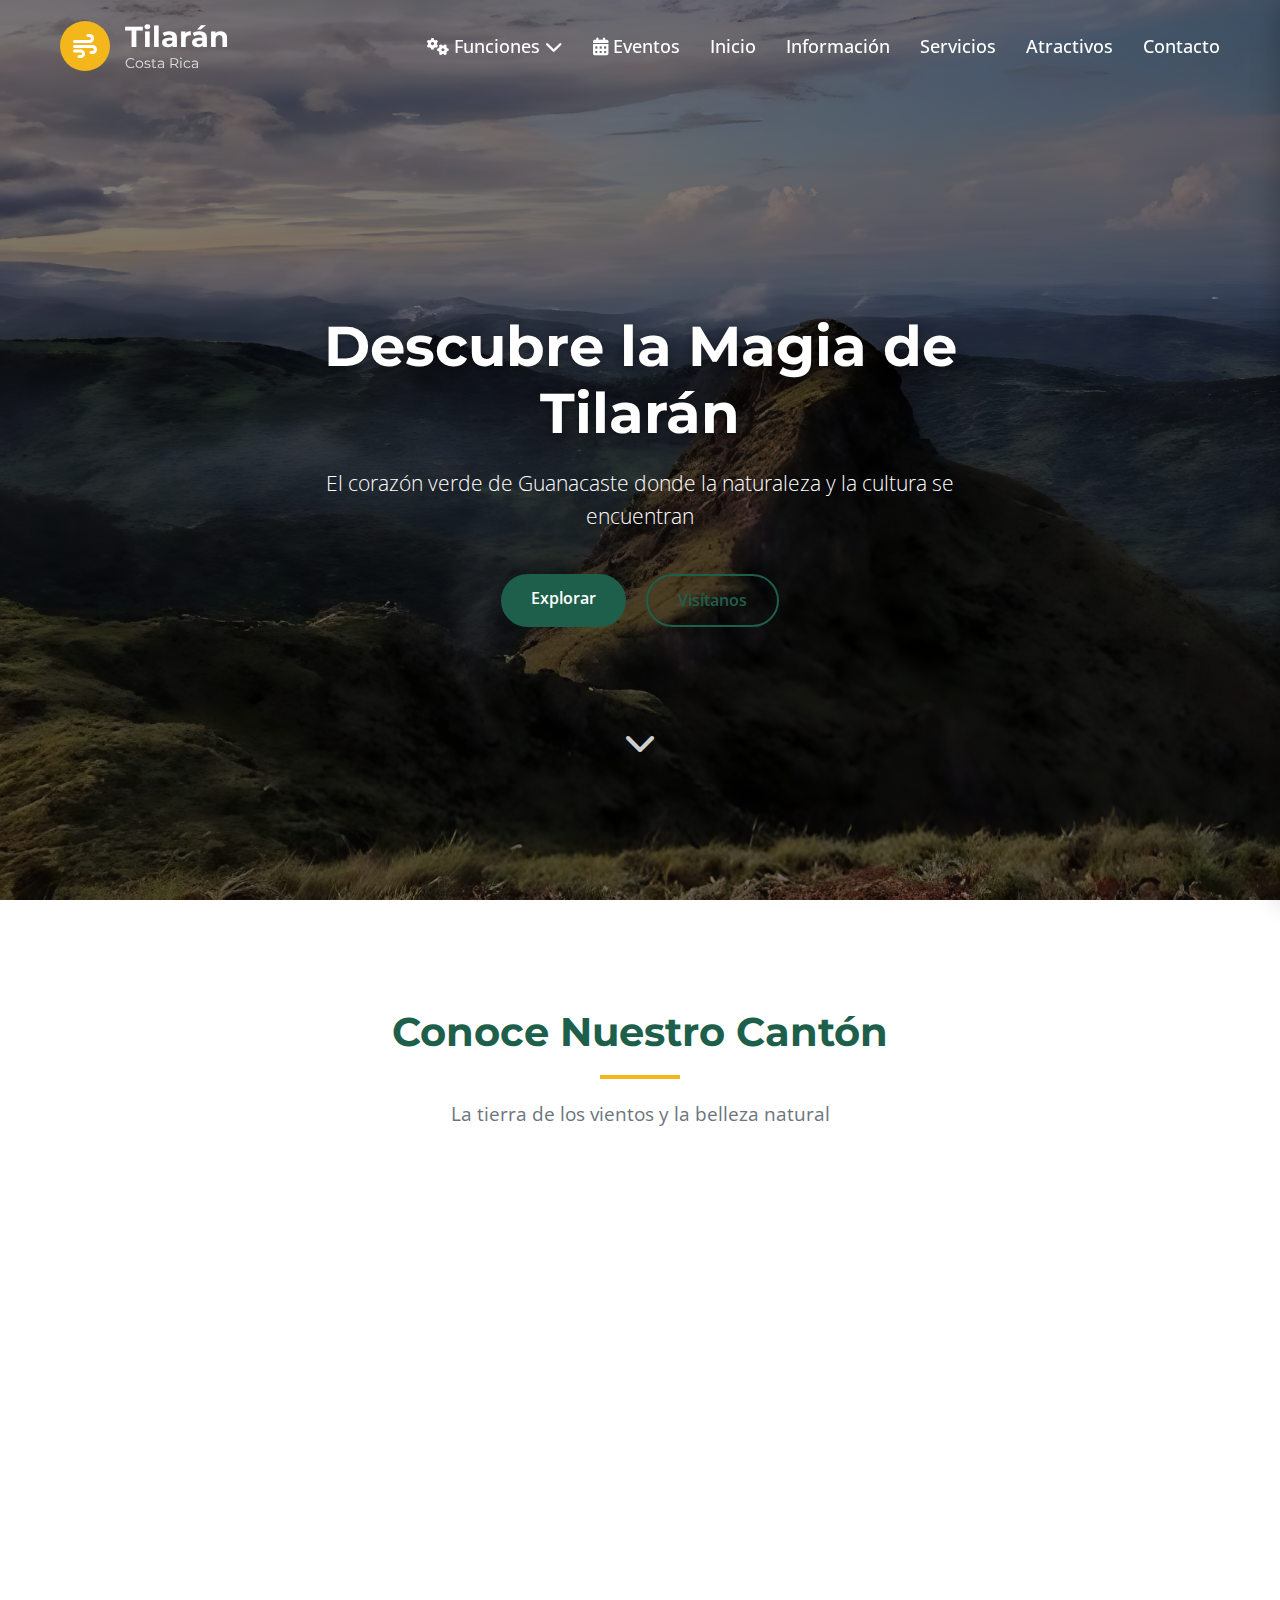
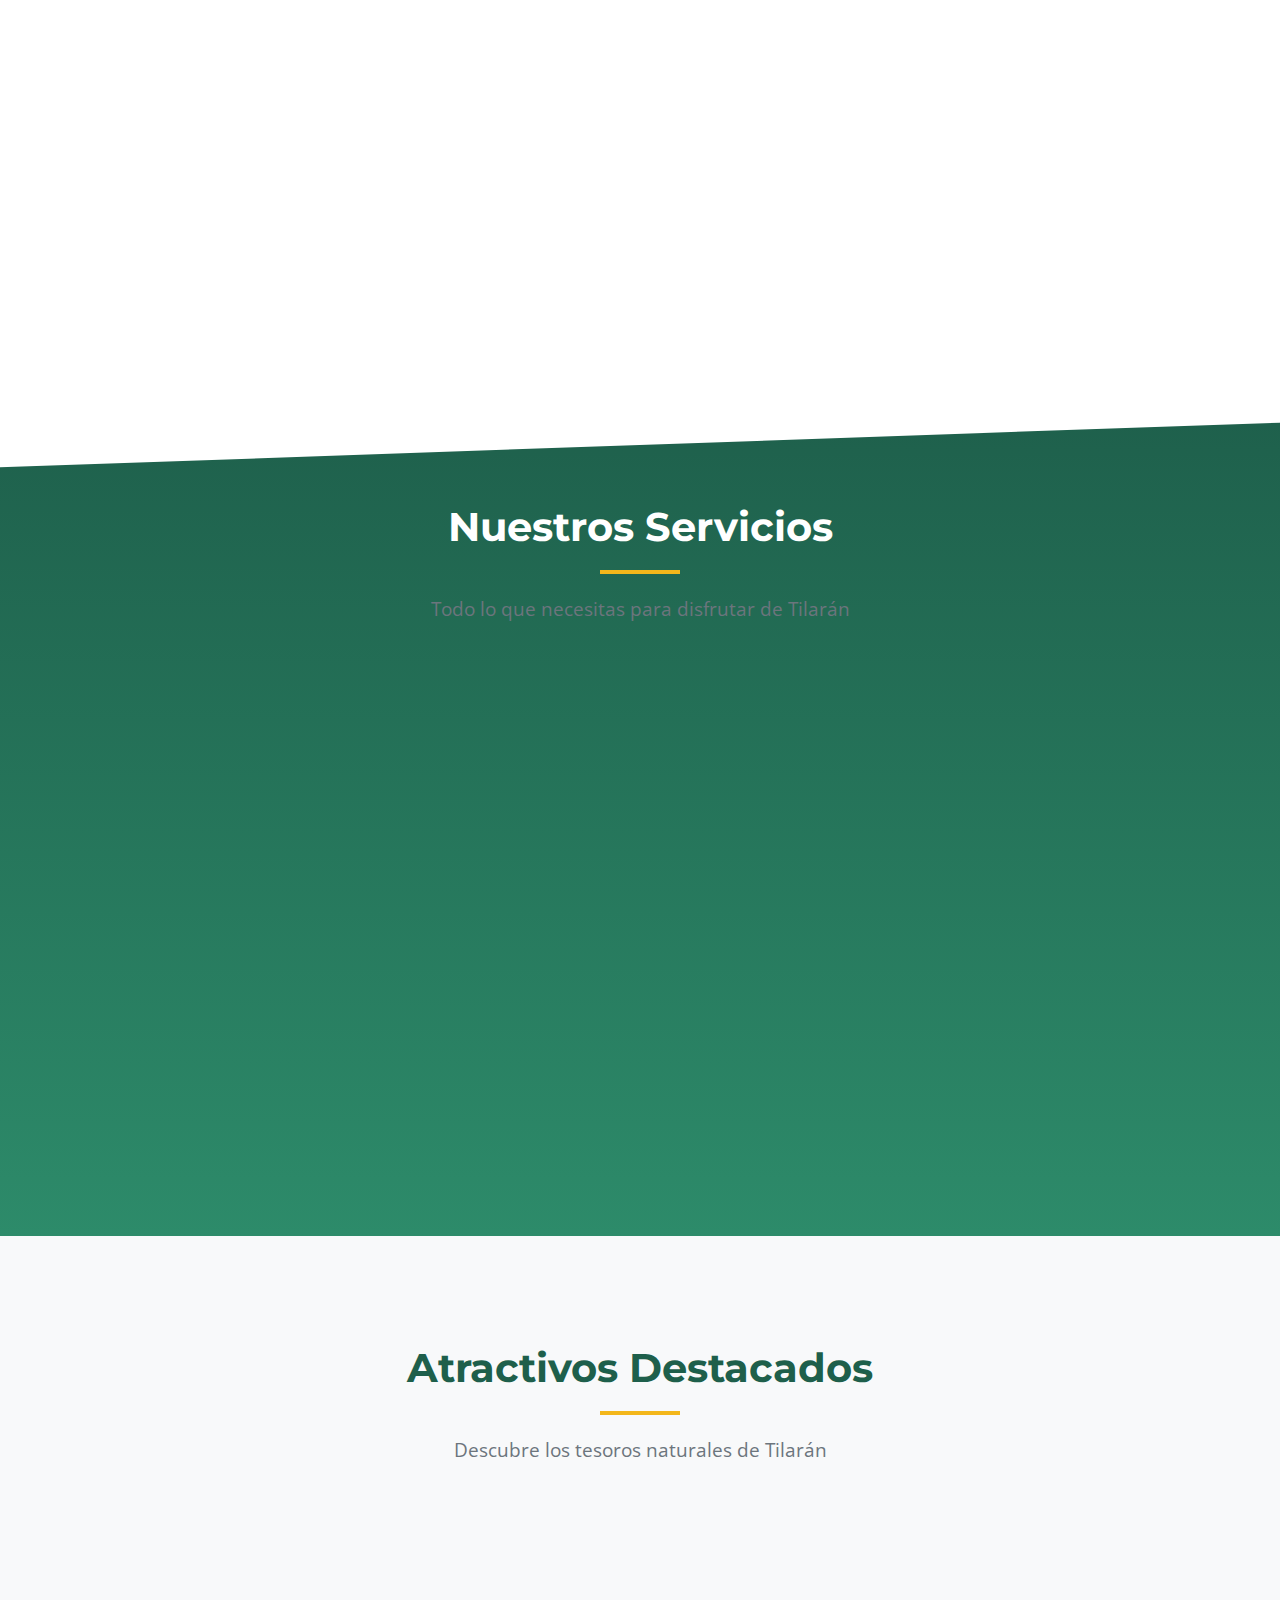
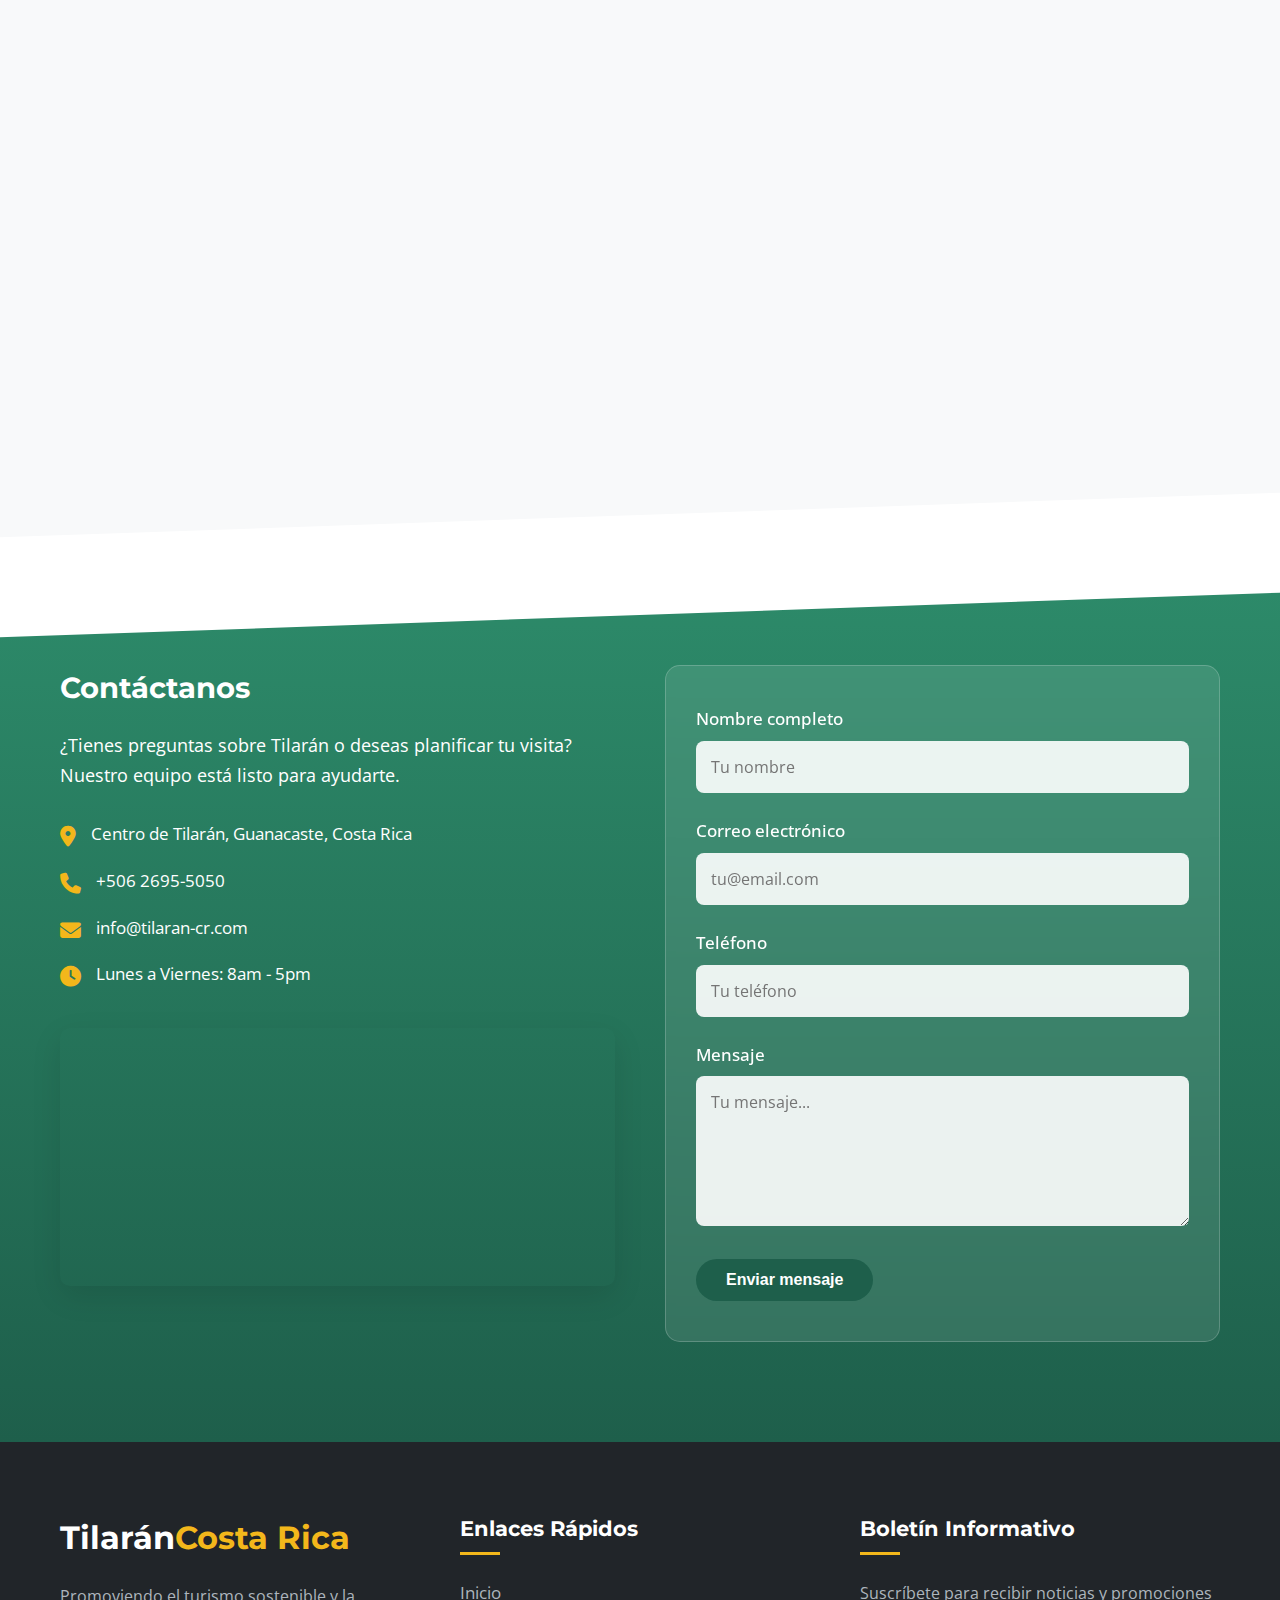
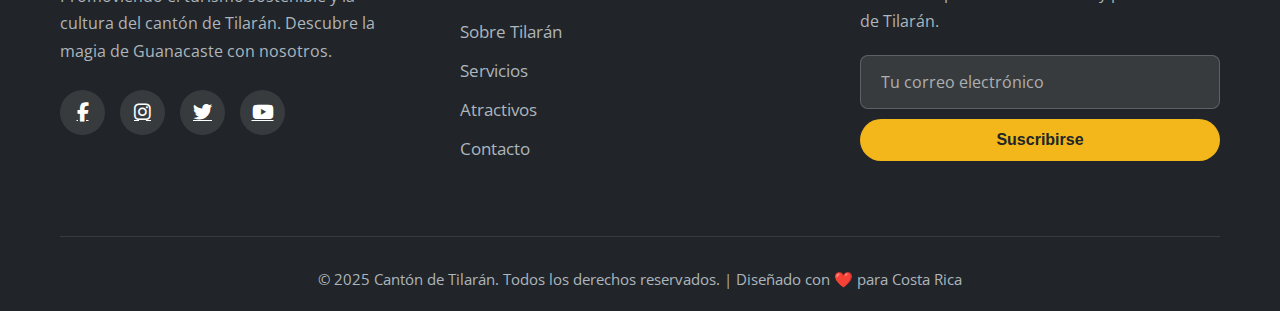
<file: index.html>
<!DOCTYPE html>
<html lang="es">
<head>
    <meta charset="UTF-8">
    <meta name="viewport" content="width=device-width, initial-scale=1.0">
    <title>Tilarán - Cantón de Costa Rica</title>
    <link rel="stylesheet" href="styles.css">
    <link rel="stylesheet" href="https://cdnjs.cloudflare.com/ajax/libs/font-awesome/6.4.0/css/all.min.css">
    <link rel="preconnect" href="https://fonts.googleapis.com">
    <link rel="preconnect" href="https://fonts.gstatic.com" crossorigin>
    <link href="https://fonts.googleapis.com/css2?family=Montserrat:wght@400;500;600;700&family=Open+Sans:wght@300;400;600&display=swap" rel="stylesheet">
</head>
<body>

    <header>
        <div class="container nav-container">
            <div class="logo">
                <div class="logo-icon">
                    <i class="fas fa-wind"></i>
                </div>
                <h1>Tilarán<span>Costa Rica</span></h1>
            </div>
            
            <ul class="nav-links">
                <li class="dropdown">
                    <a href="#"><i class="fas fa-cogs"></i> Funciones <i class="fas fa-chevron-down"></i></a>
                    <ul class="dropdown-menu">
                        <li><a href="./ruta-reciclaje/index.html"><i class="fas fa-recycle"></i> Eco Ruta</a></li>
                        <li><a href="#"><i class="fas fa-tools"></i> Reportar Averías</a></li>
                        <li><a href="#"><i class="fas fa-calendar-check"></i> Reservas</a></li>
                        <li><a href="#"><i class="fas fa-map-marked-alt"></i> Guías Interactivas</a></li>
                    </ul>
                </li>
                <li><a href="./eventos/eventos.html"><i class="fas fa-calendar-alt"></i> Eventos</a></li>
                <li><a href="#inicio">Inicio</a></li>
                <li><a href="#informacion">Información</a></li>
                <li><a href="#servicios">Servicios</a></li>
                <li><a href="#atractivos">Atractivos</a></li>
                <li><a href="#contacto">Contacto</a></li>
            </ul>
            
            <div class="menu-toggle">
                <i class="fas fa-bars"></i>
            </div>
        </div>
    </header>
    
    <div class="sidebar">
        <div class="close-sidebar">
            <i class="fas fa-times"></i>
        </div>
        <ul class="sidebar-links">
            <li><a href="#inicio"><i class="fas fa-home"></i> Inicio</a></li>
            <li><a href="#informacion"><i class="fas fa-info-circle"></i> Información</a></li>
            <li><a href="#servicios"><i class="fas fa-concierge-bell"></i> Servicios</a></li>
            <li><a href="#atractivos"><i class="fas fa-mountain"></i> Atractivos</a></li>
            <li><a href="#contacto"><i class="fas fa-envelope"></i> Contacto</a></li>
            <li><a href="./eventos/eventos.html"><i class="fas fa-calendar-alt"></i> Eventos</a></li>
            <li class="sidebar-dropdown">
                <a href="#" class="dropdown-toggle"><i class="fas fa-cogs"></i> Funciones <i class="fas fa-chevron-down"></i></a>
                <ul class="sidebar-submenu">
                    <li><a href="./ruta-reciclaje/index.html"><i class="fas fa-recycle"></i> Eco Ruta</a></li>
                    <li><a href="#"><i class="fas fa-tools"></i> Reportar Averías</a></li>
                    <li><a href="#"><i class="fas fa-calendar-check"></i> Reservas</a></li>
                    <li><a href="#"><i class="fas fa-map-marked-alt"></i> Guías Interactivas</a></li>
                </ul>
            </li>
        </ul>
    </div>
    

    <section id="inicio" class="hero">
        <div class="container hero-content">
            <h1>Descubre la Magia de Tilarán</h1>
            <p>El corazón verde de Guanacaste donde la naturaleza y la cultura se encuentran</p>
            <div class="hero-btns">
                <a href="#informacion" class="btn">Explorar</a>
                <a href="#contacto" class="btn btn-outline">Visítanos</a>
            </div>
            <a href="#informacion" class="scroll-down">
                <i class="fas fa-chevron-down"></i>
            </a>
        </div>
    </section>
    

    <section id="informacion" class="info">
        <div class="container">
            <div class="section-title">
                <h2>Conoce Nuestro Cantón</h2>
                <p>La tierra de los vientos y la belleza natural</p>
            </div>
            
            <div class="info-content">
                <div class="info-text">
                    <h3>Tilarán: Joya de Guanacaste</h3>
                    <p>Situado en la provincia de Guanacaste, Tilarán es un cantón que destaca por su impresionante belleza natural y su rica cultura. Con una altitud promedio de 550 metros sobre el nivel del mar, disfruta de un clima agradable durante todo el año.</p>
                    <p>Fundado en 1923, Tilarán ha crecido manteniendo su esencia tradicional. Su economía se basa en la agricultura, el turismo y la producción de energía eólica, aprovechando los fuertes vientos que caracterizan la zona.</p>
                    <p>El cantón es conocido como la "Ciudad de los Vientos" debido a los constantes vientos alisios que soplan desde el Lago de Arenal, creando condiciones ideales para la práctica de deportes como el windsurf y kiteboarding.</p>
                    <div class="stats">
                        <div class="stat-item">
                            <i class="fas fa-users"></i>
                            <div>
                                <span>21,984</span>
                                <p>Habitantes</p>
                            </div>
                        </div>
                        <div class="stat-item">
                            <i class="fas fa-map"></i>
                            <div>
                                <span>638.39</span>
                                <p>km² Extensión</p>
                            </div>
                        </div>
                        <div class="stat-item">
                            <i class="fas fa-sun"></i>
                            <div>
                                <span>28°C</span>
                                <p>Temperatura promedio</p>
                            </div>
                        </div>
                    </div>
                </div>
                <div class="info-img">
                    <div class="image-frame">
                        <img src="img/joya-guanacaste.jpg" alt="Paisaje de Tilarán">
                    </div>
                </div>
            </div>
        </div>
    </section>
    
    <!-- Sección Servicios -->
    <section id="servicios" class="services">
        <div class="container">
            <div class="section-title">
                <h2>Nuestros Servicios</h2>
                <p>Todo lo que necesitas para disfrutar de Tilarán</p>
            </div>
            
            <div class="services-grid">
                <div class="service-card">
                    <div class="service-icon">
                        <i class="fas fa-map-marked-alt"></i>
                    </div>
                    <h3>Guías Turísticas</h3>
                    <p>Explora los rincones más bellos de Tilarán con nuestros guías expertos en ecoturismo y aventura.</p>
                    <a href="servicios/guias-turisticas.html" class="btn">Saber más <i class="fas fa-arrow-right"></i></a>
                </div>
                
                <div class="service-card">
                    <div class="service-icon">
                        <i class="fas fa-wind"></i>
                    </div>
                    <h3>Deportes de Viento</h3>
                    <p>Vive la emoción del windsurf, kiteboarding y otros deportes acuáticos en el Lago Arenal.</p>
                    <a href="servicios/deportes-viento.html" class="btn">Saber más <i class="fas fa-arrow-right"></i></a>
                </div>
                
                <div class="service-card">
                    <div class="service-icon">
                        <i class="fas fa-utensils"></i>
                    </div>
                    <h3>Gastronomía Local</h3>
                    <p>Descubre los sabores auténticos de Guanacaste con nuestros tours gastronómicos.</p>
                    <a href="servicios/gastronomia.html" class="btn">Saber más <i class="fas fa-arrow-right"></i></a>
                </div>
                
                <div class="service-card">
                    <div class="service-icon">
                        <i class="fas fa-home"></i>
                    </div>
                    <h3>Hospedaje</h3>
                    <p>Encuentra el alojamiento perfecto para tu estadía, desde eco-lodges hasta hoteles boutique.</p>
                    <a href="servicios/hospedaje.html" class="btn">Saber más <i class="fas fa-arrow-right"></i></a>
                </div>
            </div>
        </div>
    </section>
    
    <!-- Sección Atractivos -->
    <section id="atractivos" class="features">
        <div class="container">
            <div class="section-title">
                <h2>Atractivos Destacados</h2>
                <p>Descubre los tesoros naturales de Tilarán</p>
            </div>
            
            <div class="features-grid">
                <div class="feature-card">
                    <div class="feature-img">
                        <img src="img/Lago-arenal.jpg" alt="Lago Arenal">
                    </div>
                    <div class="feature-content">
                        <h3>Lago Arenal</h3>
                        <p>El lago más grande de Costa Rica, famoso por sus deportes acuáticos y vistas panorámicas al Volcán Arenal.</p>
                        <a href="atractivos/lago-arenal.html" class="btn btn-outline">Ver más</a>
                    </div>
                </div>
                
                <div class="feature-card">
                    <div class="feature-img">
                        <img src="img/Parques eolicos.jpg" alt="Parque Eólico">
                    </div>
                    <div class="feature-content">
                        <h3>Parques Eólicos</h3>
                        <p>Descubre cómo Tilarán aprovecha sus fuertes vientos para producir energía renovable y sostenible.</p>
                        <a href="atractivos/parques-eolicos.html" class="btn btn-outline">Ver más</a>
                    </div>
                </div>
                
                <div class="feature-card">
                    <div class="feature-img">
                        <img src="img/Cultura.jpg" alt="Cultura local">
                    </div>
                    <div class="feature-content">
                        <h3>Cultura Sabanera</h3>
                        <p>Conoce las tradiciones, música y gastronomía de los sabaneros guanacastecos.</p>
                        <a href="atractivos/cultura-sabanera.html" class="btn btn-outline">Ver más</a>
                    </div>
                </div>
                
                <div class="feature-card">
                    <div class="feature-img">
                        <img src="img/aventuras.jpg" alt="Aventura">
                    </div>
                    <div class="feature-content">
                        <h3>Aventuras Extremas</h3>
                        <p>Desde canopy hasta rappel, vive experiencias llenas de adrenalina en paisajes impresionantes.</p>
                        <a href="atractivos/aventuras-extremas.html" class="btn btn-outline">Ver más</a>
                    </div>
                </div>
            </div>
        </div>
    </section>
    
    <!-- Sección Contacto -->
    <section id="contacto" class="contact">
        <div class="container contact-container">
            <div class="contact-info">
                <h3>Contáctanos</h3>
                <p>¿Tienes preguntas sobre Tilarán o deseas planificar tu visita? Nuestro equipo está listo para ayudarte.</p>
                
                <div class="contact-details">
                    <div>
                        <i class="fas fa-map-marker-alt"></i>
                        <span>Centro de Tilarán, Guanacaste, Costa Rica</span>
                    </div>
                    <div>
                        <i class="fas fa-phone"></i>
                        <span>+506 2695-5050</span>
                    </div>
                    <div>
                        <i class="fas fa-envelope"></i>
                        <span>info@tilaran-cr.com</span>
                    </div>
                    <div>
                        <i class="fas fa-clock"></i>
                        <span>Lunes a Viernes: 8am - 5pm</span>
                    </div>
                </div>
                
                <div class="map">
                    <iframe src="https://www.google.com/maps/embed?pb=!1m18!1m12!1m3!1d3929.261135495138!2d-84.9675882237571!3d10.03222267397377!2m3!1f0!2f0!3f0!3m2!1i1024!2i768!4f13.1!3m3!1m2!1s0x8f9f5e3a1e2a5a1f%3A0x1c1d1d1d1d1d1d1d!2sTilar%C3%A1n%2C%20Guanacaste!5e0!3m2!1sen!2scr!4v1687856000000!5m2!1sen!2scr" width="100%" height="250" style="border:0; border-radius: 10px;" allowfullscreen="" loading="lazy"></iframe>
                </div>
            </div>
            
            <div class="contact-form">
                <form>
                    <div class="form-group">
                        <label for="name">Nombre completo</label>
                        <input type="text" id="name" class="form-control" placeholder="Tu nombre" required>
                    </div>
                    <div class="form-group">
                        <label for="email">Correo electrónico</label>
                        <input type="email" id="email" class="form-control" placeholder="tu@email.com" required>
                    </div>
                    <div class="form-group">
                        <label for="phone">Teléfono</label>
                        <input type="tel" id="phone" class="form-control" placeholder="Tu teléfono">
                    </div>
                    <div class="form-group">
                        <label for="message">Mensaje</label>
                        <textarea id="message" class="form-control" placeholder="Tu mensaje..." rows="5" required></textarea>
                    </div>
                    <button type="submit" class="btn">Enviar mensaje</button>
                </form>
            </div>
        </div>
    </section>
    
    <!-- Footer -->
    <footer>
        <div class="container">
            <div class="footer-content">
                <div class="footer-about">
                    <div class="footer-logo">Tilarán<span>Costa Rica</span></div>
                    <p>Promoviendo el turismo sostenible y la cultura del cantón de Tilarán. Descubre la magia de Guanacaste con nosotros.</p>
                    <div class="social-icons">
                        <a href="#"><i class="fab fa-facebook-f"></i></a>
                        <a href="#"><i class="fab fa-instagram"></i></a>
                        <a href="#"><i class="fab fa-twitter"></i></a>
                        <a href="#"><i class="fab fa-youtube"></i></a>
                    </div>
                </div>
                
                <div class="footer-links">
                    <h4>Enlaces Rápidos</h4>
                    <ul>
                        <li><a href="#inicio">Inicio</a></li>
                        <li><a href="#informacion">Sobre Tilarán</a></li>
                        <li><a href="#servicios">Servicios</a></li>
                        <li><a href="#atractivos">Atractivos</a></li>
                        <li><a href="#contacto">Contacto</a></li>
                    </ul>
                </div>
                
                <div class="footer-newsletter">
                    <h4>Boletín Informativo</h4>
                    <p>Suscríbete para recibir noticias y promociones de Tilarán.</p>
                    <form>
                        <div class="form-group">
                            <input type="email" class="form-control" placeholder="Tu correo electrónico" required>
                            <button type="submit" class="btn">Suscribirse</button>
                        </div>
                    </form>
                </div>
            </div>
            
            <div class="copyright">
                <p>&copy; 2025 Cantón de Tilarán. Todos los derechos reservados. | Diseñado con ❤️ para Costa Rica</p>
            </div>
        </div>
    </footer>
    <script src="code.js"></script>
</body>

</html>
</file>
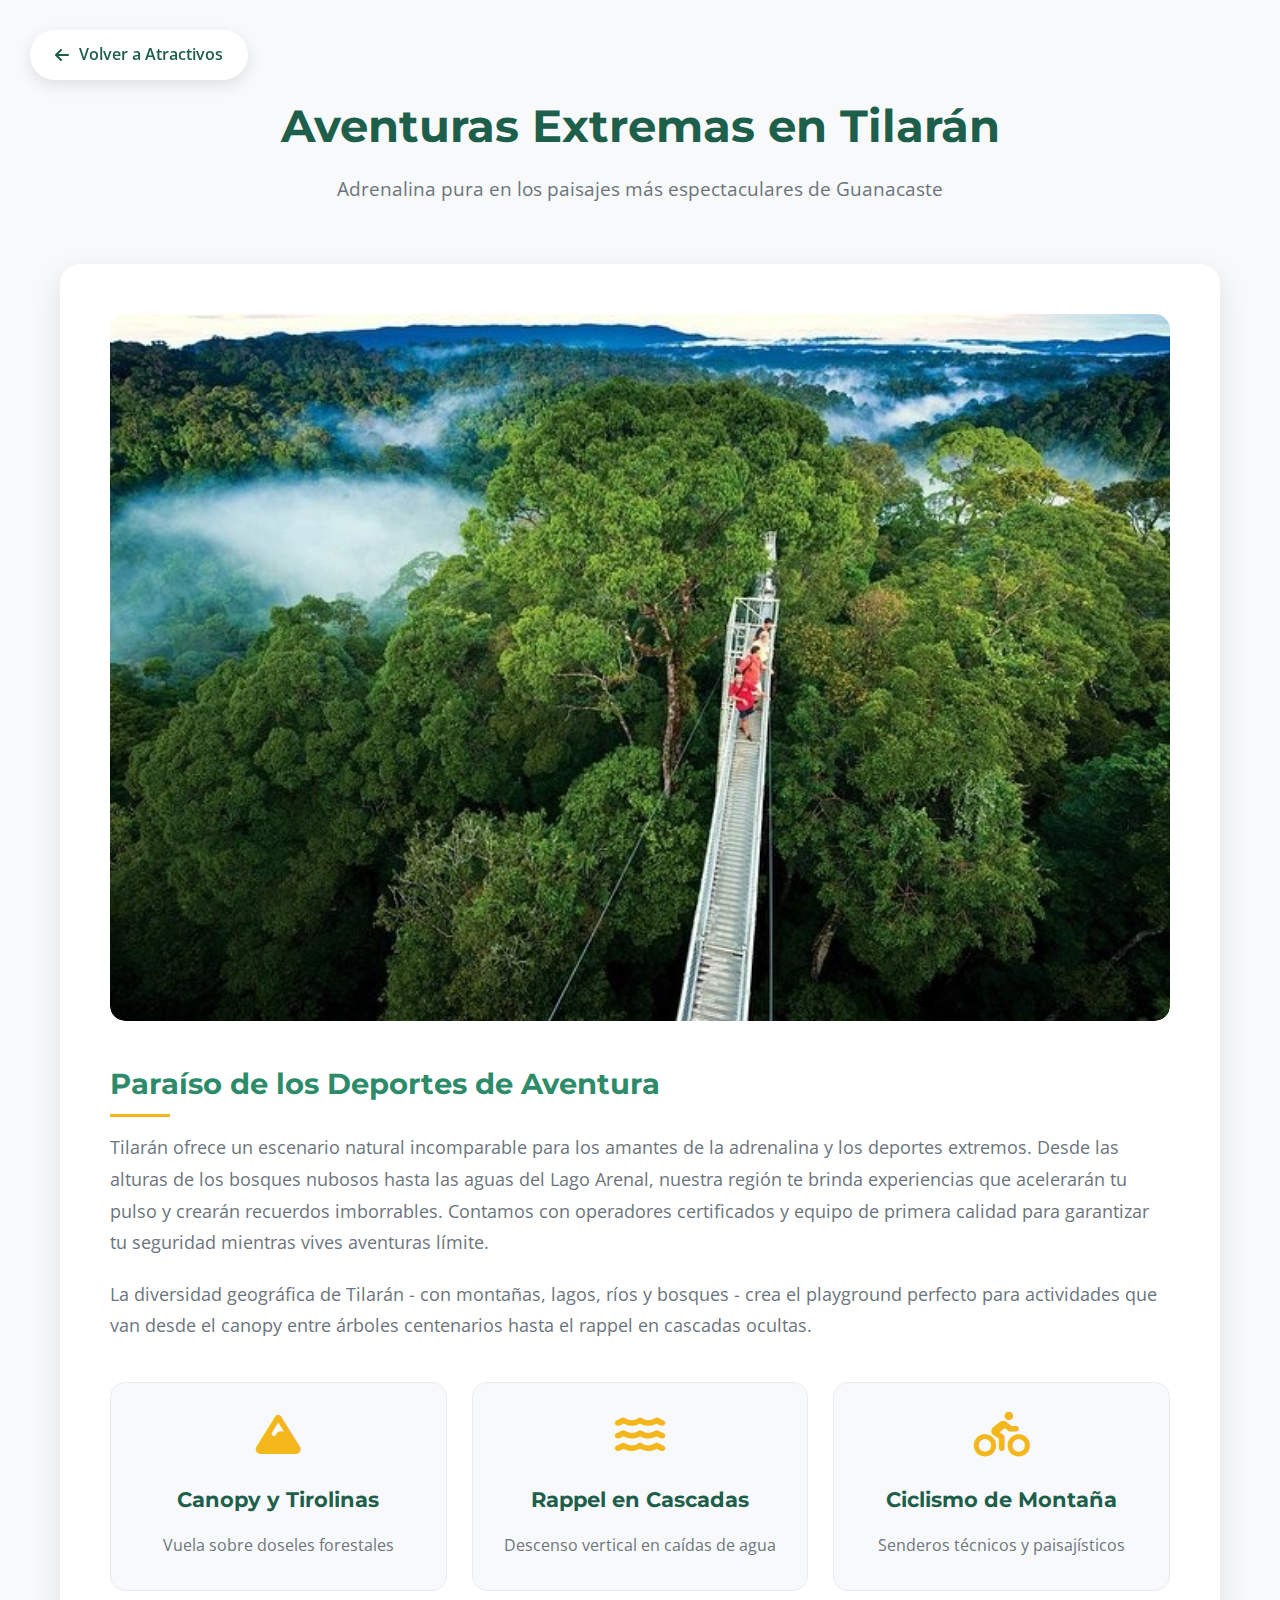
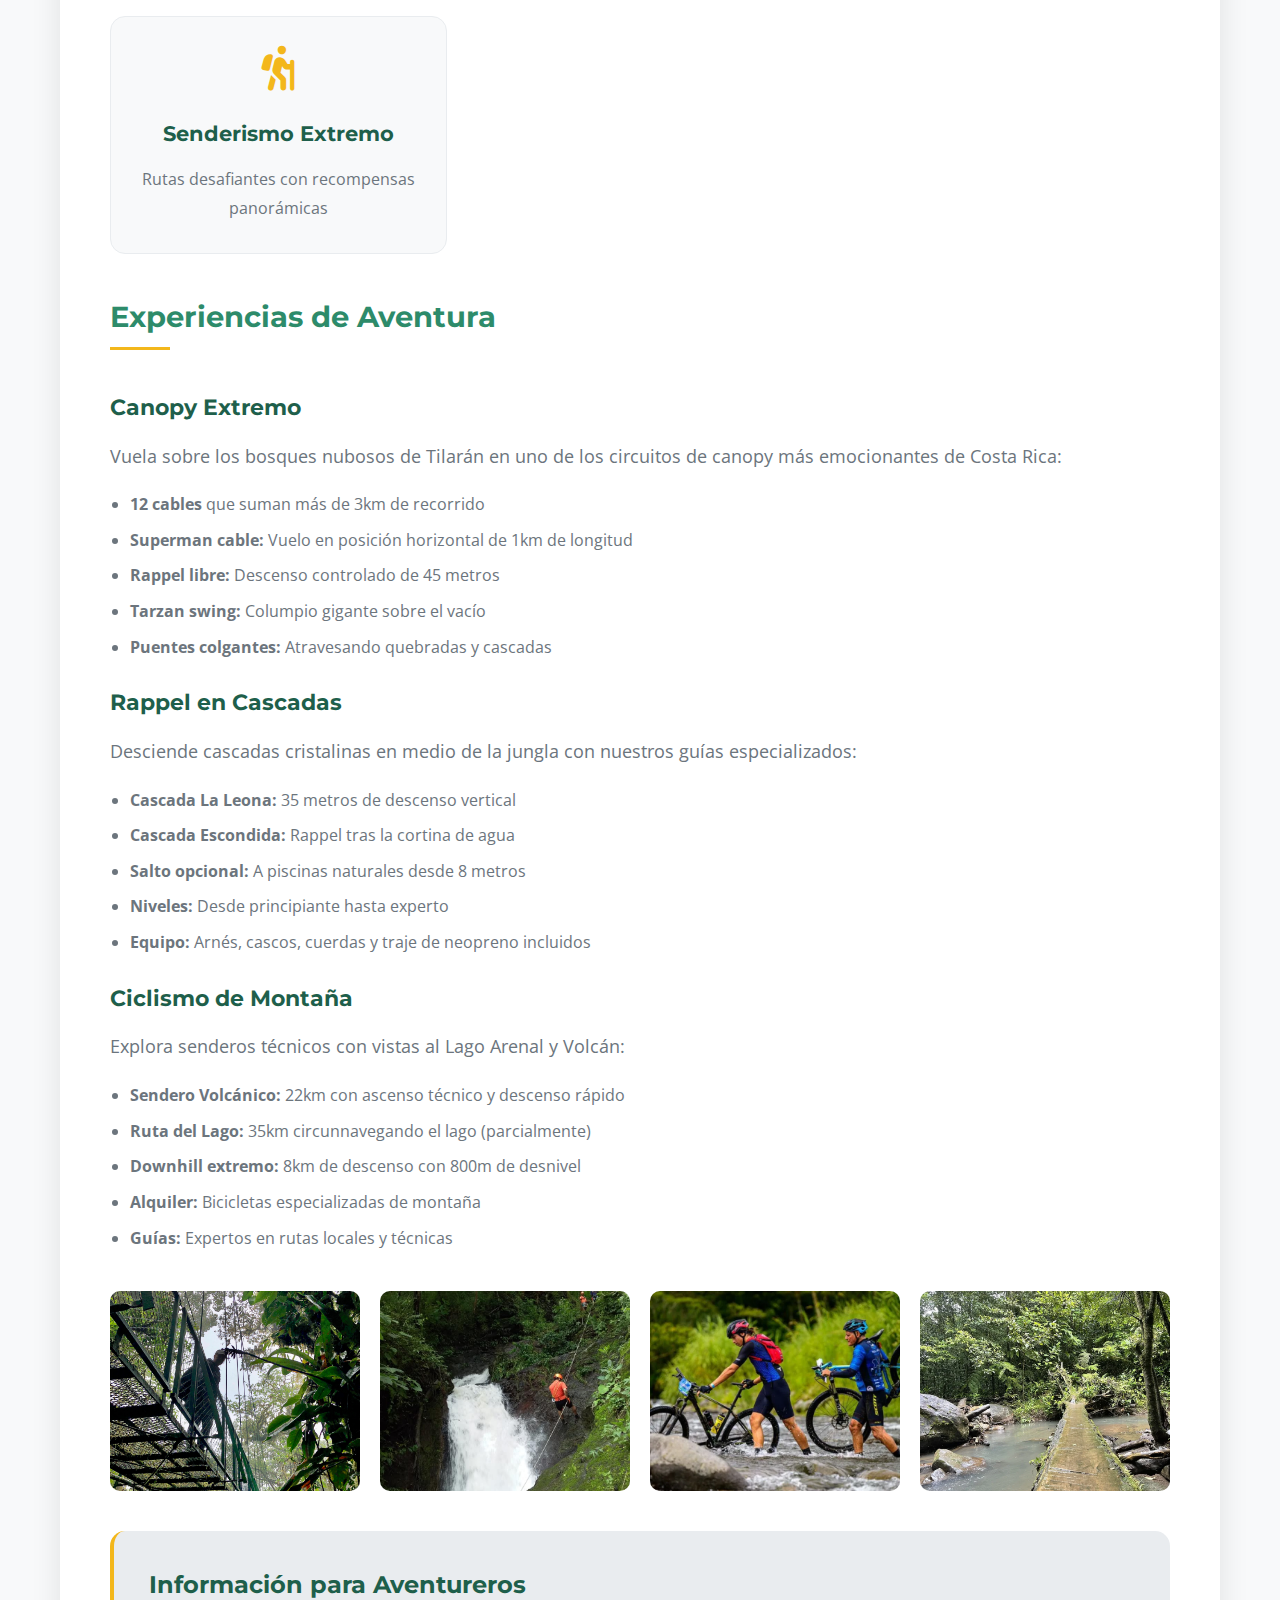
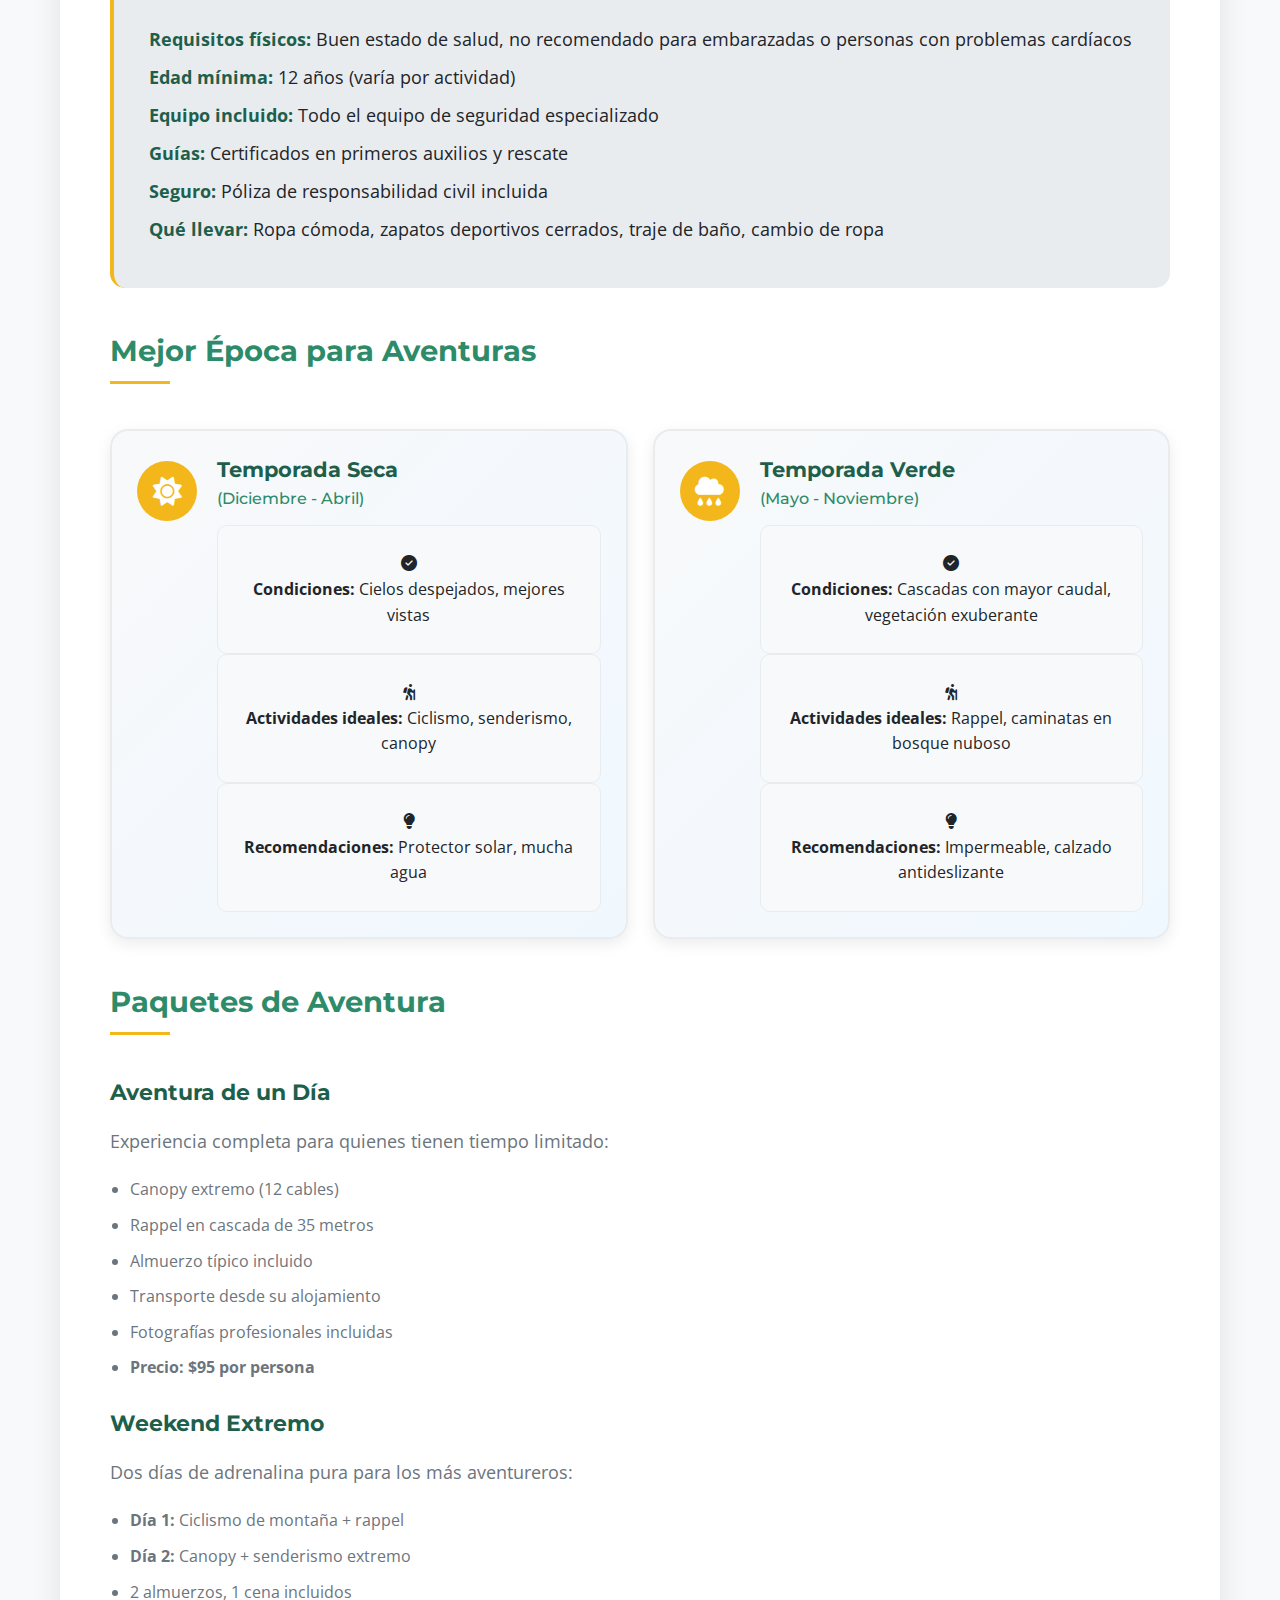
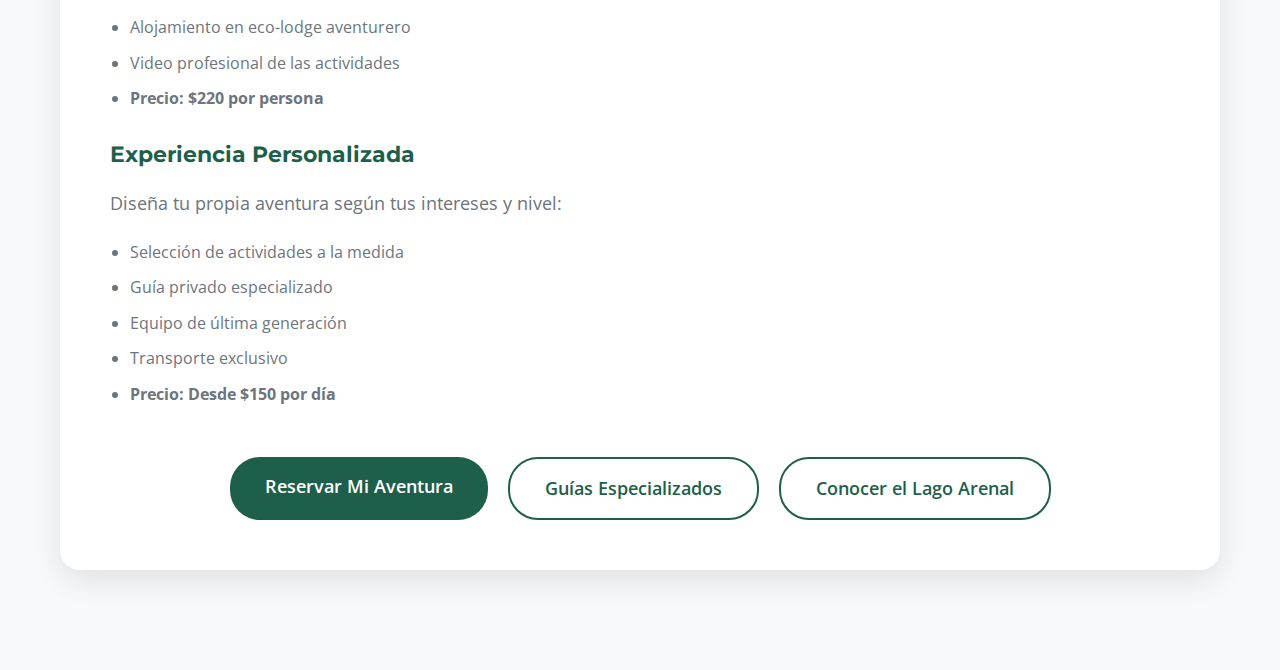
<file: atractivos/aventuras-extremas.html>
<!DOCTYPE html>
<html lang="es">
<head>
    <meta charset="UTF-8">
    <meta name="viewport" content="width=device-width, initial-scale=1.0">
    <title>Aventuras Extremas - Tilarán</title>
    <link rel="stylesheet" href="https://cdnjs.cloudflare.com/ajax/libs/font-awesome/6.4.0/css/all.min.css">
    <link rel="preconnect" href="https://fonts.googleapis.com">
    <link rel="preconnect" href="https://fonts.gstatic.com" crossorigin>
    <link href="https://fonts.googleapis.com/css2?family=Montserrat:wght@400;500;600;700&family=Open+Sans:wght@300;400;600&display=swap" rel="stylesheet">
    <link rel="stylesheet" href="../styles.css">
    <link rel="stylesheet" href="styles/atractivos.css">
</head>
<body>
    <div class="back-button">
        <a href="../index.html#atractivos">
            <i class="fas fa-arrow-left"></i> Volver a Atractivos
        </a>
    </div>

    <section class="attraction-detail">
        <div class="attraction-container">
            <div class="attraction-header">
                <h1>Aventuras Extremas en Tilarán</h1>
                <p>Adrenalina pura en los paisajes más espectaculares de Guanacaste</p>
            </div>

            <div class="attraction-content">
                <div class="attraction-hero">
                    <img src="../img/aventuras.jpg" alt="Aventuras extremas en Tilarán">
                </div>

                <div class="attraction-info">
                    <h2>Paraíso de los Deportes de Aventura</h2>
                    <p>Tilarán ofrece un escenario natural incomparable para los amantes de la adrenalina y los deportes extremos. Desde las alturas de los bosques nubosos hasta las aguas del Lago Arenal, nuestra región te brinda experiencias que acelerarán tu pulso y crearán recuerdos imborrables. Contamos con operadores certificados y equipo de primera calidad para garantizar tu seguridad mientras vives aventuras límite.</p>
                    
                    <p>La diversidad geográfica de Tilarán - con montañas, lagos, ríos y bosques - crea el playground perfecto para actividades que van desde el canopy entre árboles centenarios hasta el rappel en cascadas ocultas.</p>
                    
                    <div class="attraction-features">
                        <div class="attraction-item">
                            <i class="fas fa-mountain"></i>
                            <h3>Canopy y Tirolinas</h3>
                            <p>Vuela sobre doseles forestales</p>
                        </div>
                        <div class="attraction-item">
                            <i class="fas fa-water"></i>
                            <h3>Rappel en Cascadas</h3>
                            <p>Descenso vertical en caídas de agua</p>
                        </div>
                        <div class="attraction-item">
                            <i class="fas fa-biking"></i>
                            <h3>Ciclismo de Montaña</h3>
                            <p>Senderos técnicos y paisajísticos</p>
                        </div>
                        <div class="attraction-item">
                            <i class="fas fa-hiking"></i>
                            <h3>Senderismo Extremo</h3>
                            <p>Rutas desafiantes con recompensas panorámicas</p>
                        </div>
                    </div>
                </div>

                <div class="attraction-info">
                    <h2>Experiencias de Aventura</h2>
                    
                    <h3>Canopy Extremo</h3>
                    <p>Vuela sobre los bosques nubosos de Tilarán en uno de los circuitos de canopy más emocionantes de Costa Rica:</p>
                    <ul>
                        <li><strong>12 cables</strong> que suman más de 3km de recorrido</li>
                        <li><strong>Superman cable:</strong> Vuelo en posición horizontal de 1km de longitud</li>
                        <li><strong>Rappel libre:</strong> Descenso controlado de 45 metros</li>
                        <li><strong>Tarzan swing:</strong> Columpio gigante sobre el vacío</li>
                        <li><strong>Puentes colgantes:</strong> Atravesando quebradas y cascadas</li>
                    </ul>
                    
                    <h3>Rappel en Cascadas</h3>
                    <p>Desciende cascadas cristalinas en medio de la jungla con nuestros guías especializados:</p>
                    <ul>
                        <li><strong>Cascada La Leona:</strong> 35 metros de descenso vertical</li>
                        <li><strong>Cascada Escondida:</strong> Rappel tras la cortina de agua</li>
                        <li><strong>Salto opcional:</strong> A piscinas naturales desde 8 metros</li>
                        <li><strong>Niveles:</strong> Desde principiante hasta experto</li>
                        <li><strong>Equipo:</strong> Arnés, cascos, cuerdas y traje de neopreno incluidos</li>
                    </ul>
                    
                    <h3>Ciclismo de Montaña</h3>
                    <p>Explora senderos técnicos con vistas al Lago Arenal y Volcán:</p>
                    <ul>
                        <li><strong>Sendero Volcánico:</strong> 22km con ascenso técnico y descenso rápido</li>
                        <li><strong>Ruta del Lago:</strong> 35km circunnavegando el lago (parcialmente)</li>
                        <li><strong>Downhill extremo:</strong> 8km de descenso con 800m de desnivel</li>
                        <li><strong>Alquiler:</strong> Bicicletas especializadas de montaña</li>
                        <li><strong>Guías:</strong> Expertos en rutas locales y técnicas</li>
                    </ul>
                </div>

                <div class="attraction-gallery">
                    <div class="gallery-item">
                        <img src="../img/canopy.jpg" alt="Canopy extremo en Tilarán">
                    </div>
                    <div class="gallery-item">
                        <img src="../img/rappel.jpg" alt="Rappel en cascadas">
                    </div>
                    <div class="gallery-item">
                        <img src="../img/ciclismo.jpg" alt="Ciclismo de montaña">
                    </div>
                    <div class="gallery-item">
                        <img src="../img/senderismo.jpg" alt="Senderismo extremo">
                    </div>
                </div>

                <div class="practical-info">
                    <h3>Información para Aventureros</h3>
                    <p><strong>Requisitos físicos:</strong> Buen estado de salud, no recomendado para embarazadas o personas con problemas cardíacos</p>
                    <p><strong>Edad mínima:</strong> 12 años (varía por actividad)</p>
                    <p><strong>Equipo incluido:</strong> Todo el equipo de seguridad especializado</p>
                    <p><strong>Guías:</strong> Certificados en primeros auxilios y rescate</p>
                    <p><strong>Seguro:</strong> Póliza de responsabilidad civil incluida</p>
                    <p><strong>Qué llevar:</strong> Ropa cómoda, zapatos deportivos cerrados, traje de baño, cambio de ropa</p>
                </div>

                <div class="attraction-info">
                    <h2>Mejor Época para Aventuras</h2>
                    <div class="seasons-adventure">
                        <div class="season-card adventure">
                            <div class="season-icon">
                                <i class="fas fa-sun"></i>
                            </div>
                            <div class="season-details">
                                <h4>Temporada Seca<br><span>(Diciembre - Abril)</span></h4>
                                <div class="season-info">
                                    <div class="season-item">
                                        <i class="fas fa-check-circle"></i>
                                        <div>
                                            <strong>Condiciones:</strong> Cielos despejados, mejores vistas
                                        </div>
                                    </div>
                                    <div class="season-item">
                                        <i class="fas fa-hiking"></i>
                                        <div>
                                            <strong>Actividades ideales:</strong> Ciclismo, senderismo, canopy
                                        </div>
                                    </div>
                                    <div class="season-item">
                                        <i class="fas fa-lightbulb"></i>
                                        <div>
                                            <strong>Recomendaciones:</strong> Protector solar, mucha agua
                                        </div>
                                    </div>
                                </div>
                            </div>
                        </div>
                        
                        <div class="season-card adventure">
                            <div class="season-icon">
                                <i class="fas fa-cloud-rain"></i>
                            </div>
                            <div class="season-details">
                                <h4>Temporada Verde<br><span>(Mayo - Noviembre)</span></h4>
                                <div class="season-info">
                                    <div class="season-item">
                                        <i class="fas fa-check-circle"></i>
                                        <div>
                                            <strong>Condiciones:</strong> Cascadas con mayor caudal, vegetación exuberante
                                        </div>
                                    </div>
                                    <div class="season-item">
                                        <i class="fas fa-hiking"></i>
                                        <div>
                                            <strong>Actividades ideales:</strong> Rappel, caminatas en bosque nuboso
                                        </div>
                                    </div>
                                    <div class="season-item">
                                        <i class="fas fa-lightbulb"></i>
                                        <div>
                                            <strong>Recomendaciones:</strong> Impermeable, calzado antideslizante
                                        </div>
                                    </div>
                                </div>
                            </div>
                        </div>
                    </div>
                </div>

                <div class="attraction-info">
                    <h2>Paquetes de Aventura</h2>
                    
                    <h3>Aventura de un Día</h3>
                    <p>Experiencia completa para quienes tienen tiempo limitado:</p>
                    <ul>
                        <li>Canopy extremo (12 cables)</li>
                        <li>Rappel en cascada de 35 metros</li>
                        <li>Almuerzo típico incluido</li>
                        <li>Transporte desde su alojamiento</li>
                        <li>Fotografías profesionales incluidas</li>
                        <li><strong>Precio: $95 por persona</strong></li>
                    </ul>
                    
                    <h3>Weekend Extremo</h3>
                    <p>Dos días de adrenalina pura para los más aventureros:</p>
                    <ul>
                        <li><strong>Día 1:</strong> Ciclismo de montaña + rappel</li>
                        <li><strong>Día 2:</strong> Canopy + senderismo extremo</li>
                        <li>2 almuerzos, 1 cena incluidos</li>
                        <li>Alojamiento en eco-lodge aventurero</li>
                        <li>Video profesional de las actividades</li>
                        <li><strong>Precio: $220 por persona</strong></li>
                    </ul>
                    
                    <h3>Experiencia Personalizada</h3>
                    <p>Diseña tu propia aventura según tus intereses y nivel:</p>
                    <ul>
                        <li>Selección de actividades a la medida</li>
                        <li>Guía privado especializado</li>
                        <li>Equipo de última generación</li>
                        <li>Transporte exclusivo</li>
                        <li><strong>Precio: Desde $150 por día</strong></li>
                    </ul>
                </div>

                <div class="cta-buttons">
                    <a href="../index.html#contacto" class="btn">Reservar Mi Aventura</a>
                    <a href="../servicios/guias-turisticas.html" class="btn btn-outline">Guías Especializados</a>
                    <a href="../atractivos/lago-arenal.html" class="btn btn-outline">Conocer el Lago Arenal</a>
                </div>
            </div>
        </div>
    </section>

</body>
</html>
</file>
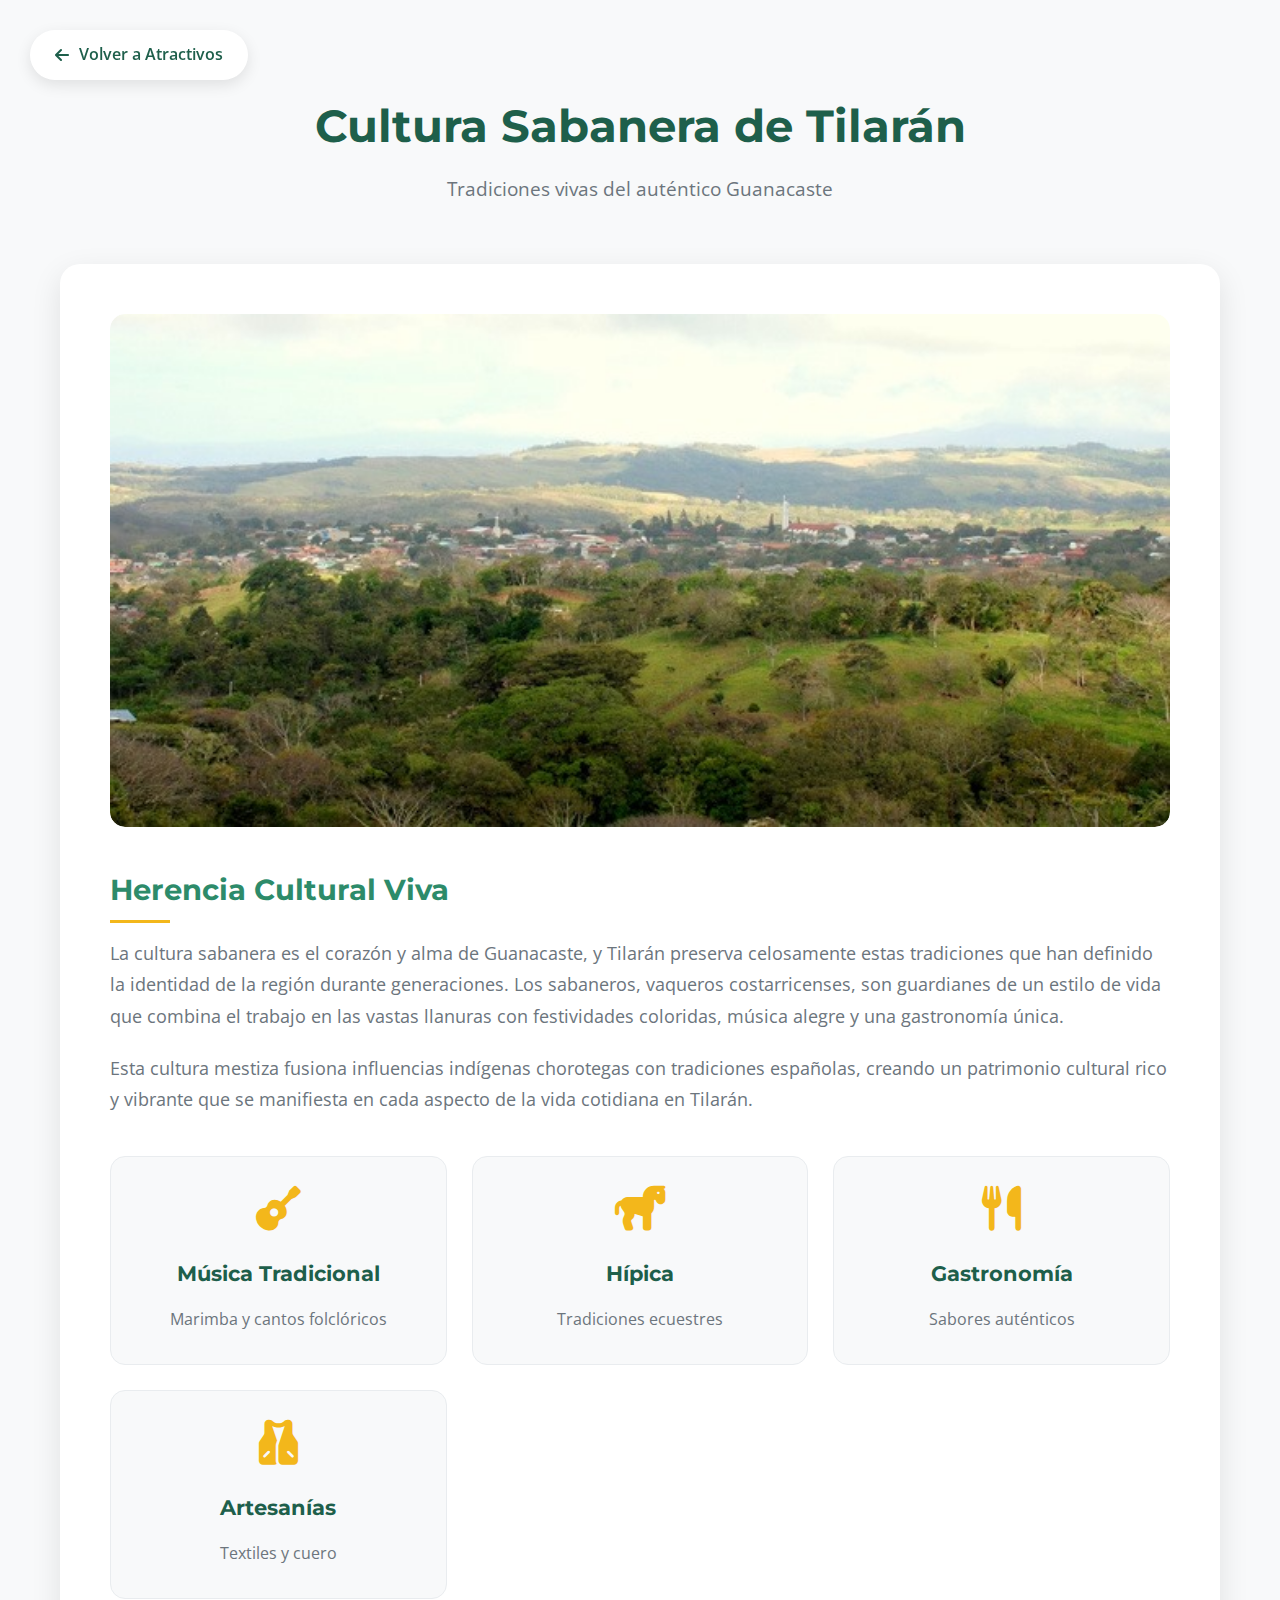
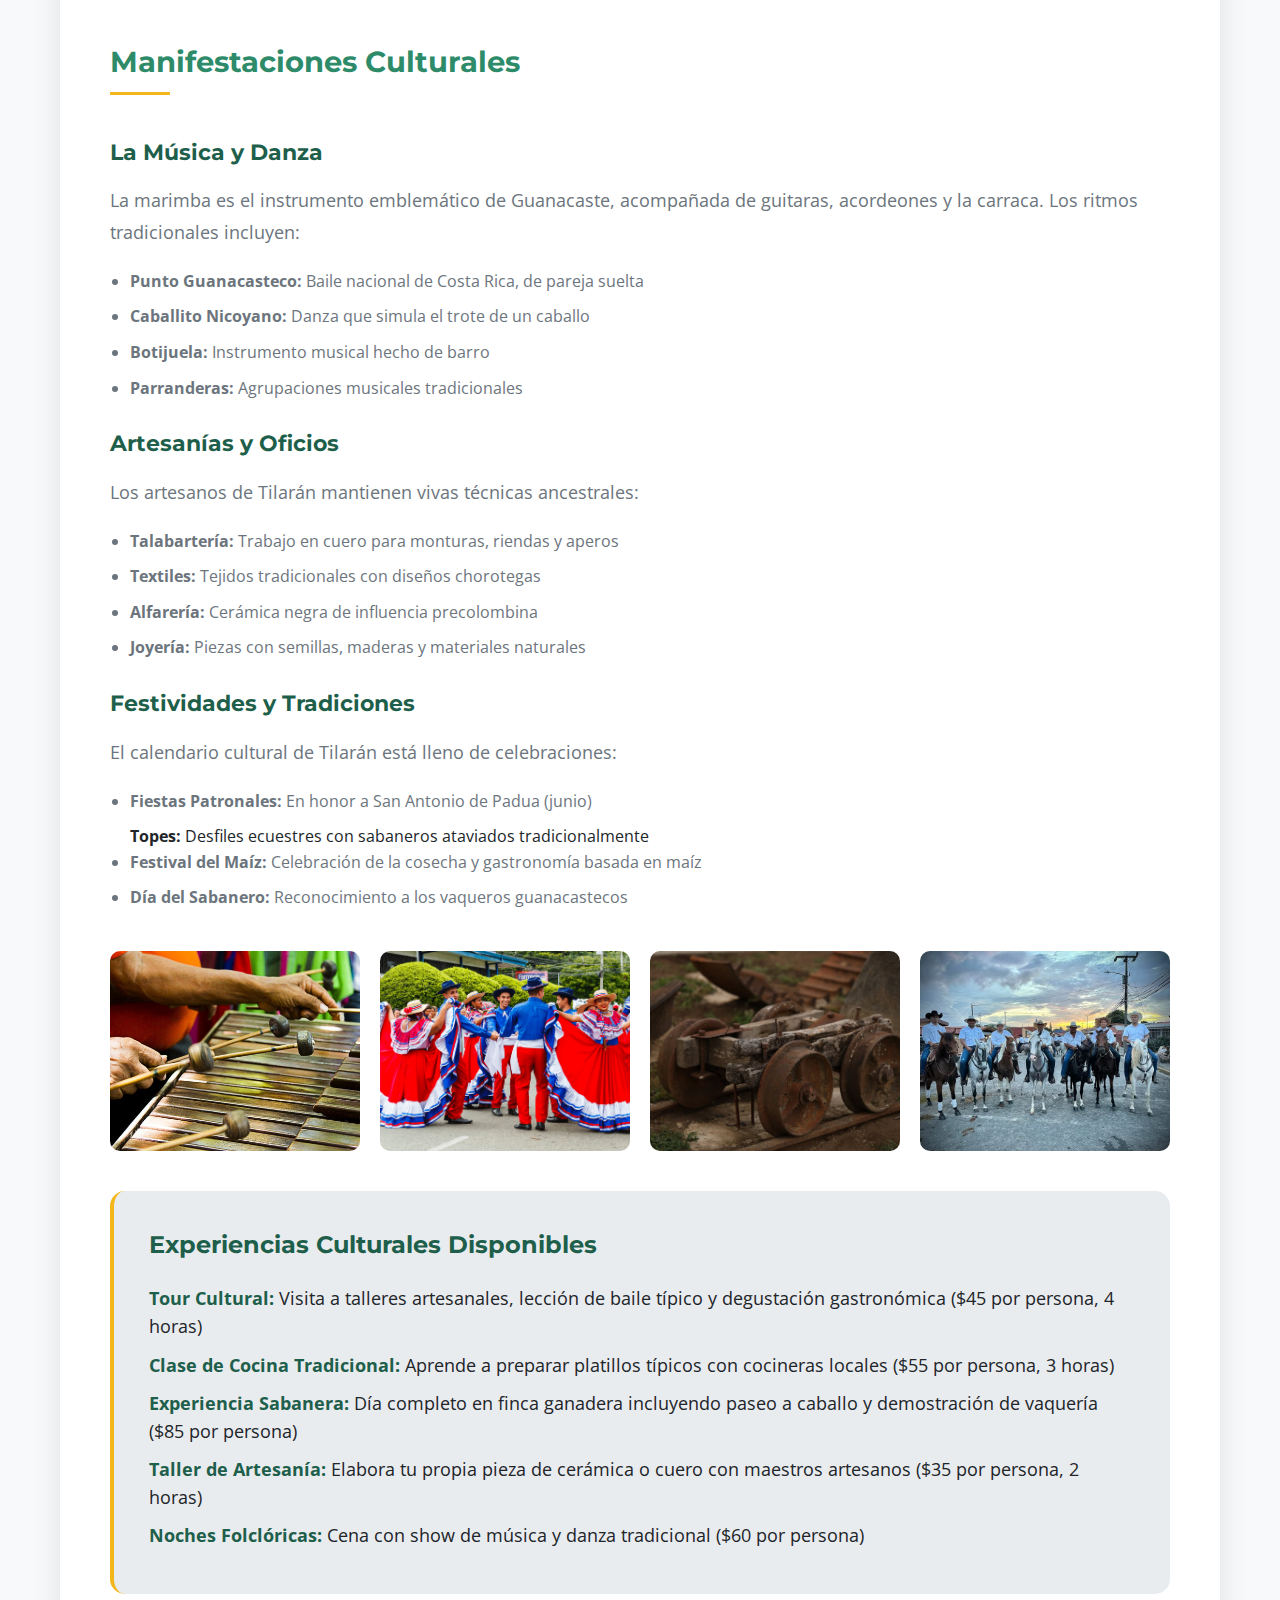
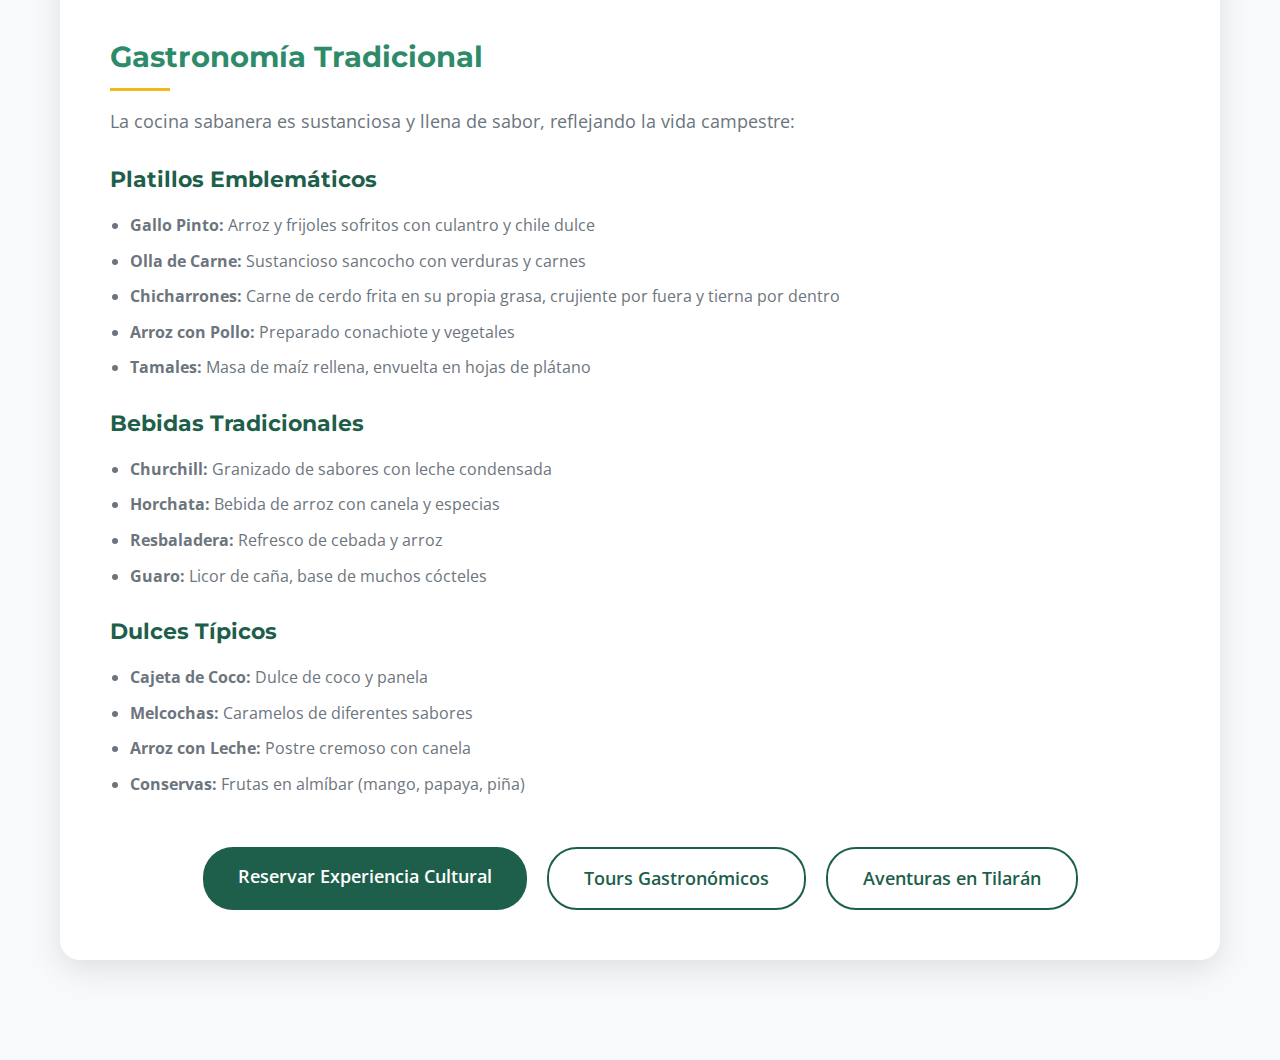
<file: atractivos/cultura-sabanera.html>
<!DOCTYPE html>
<html lang="es">
<head>
    <meta charset="UTF-8">
    <meta name="viewport" content="width=device-width, initial-scale=1.0">
    <title>Cultura Sabanera - Tilarán</title>
    <link rel="stylesheet" href="https://cdnjs.cloudflare.com/ajax/libs/font-awesome/6.4.0/css/all.min.css">
    <link rel="preconnect" href="https://fonts.googleapis.com">
    <link rel="preconnect" href="https://fonts.gstatic.com" crossorigin>
    <link href="https://fonts.googleapis.com/css2?family=Montserrat:wght@400;500;600;700&family=Open+Sans:wght@300;400;600&display=swap" rel="stylesheet">
    <link rel="stylesheet" href="../styles.css">
    <link rel="stylesheet" href="styles/atractivos.css">
</head>
<body>
    <div class="back-button">
        <a href="../index.html">
            <i class="fas fa-arrow-left"></i> Volver a Atractivos
        </a>
    </div>

    <section class="attraction-detail">
        <div class="attraction-container">
            <div class="attraction-header">
                <h1>Cultura Sabanera de Tilarán</h1>
                <p>Tradiciones vivas del auténtico Guanacaste</p>
            </div>

            <div class="attraction-content">
                <div class="attraction-hero">
                    <img src="../img/Cultura.jpg" alt="Cultura Sabanera en Tilarán">
                </div>

                <div class="attraction-info">
                    <h2>Herencia Cultural Viva</h2>
                    <p>La cultura sabanera es el corazón y alma de Guanacaste, y Tilarán preserva celosamente estas tradiciones que han definido la identidad de la región durante generaciones. Los sabaneros, vaqueros costarricenses, son guardianes de un estilo de vida que combina el trabajo en las vastas llanuras con festividades coloridas, música alegre y una gastronomía única.</p>
                    
                    <p>Esta cultura mestiza fusiona influencias indígenas chorotegas con tradiciones españolas, creando un patrimonio cultural rico y vibrante que se manifiesta en cada aspecto de la vida cotidiana en Tilarán.</p>
                    
                    <div class="attraction-features">
                        <div class="attraction-item">
                            <i class="fas fa-guitar"></i>
                            <h3>Música Tradicional</h3>
                            <p>Marimba y cantos folclóricos</p>
                        </div>
                        <div class="attraction-item">
                            <i class="fas fa-horse"></i>
                            <h3>Hípica</h3>
                            <p>Tradiciones ecuestres</p>
                        </div>
                        <div class="attraction-item">
                            <i class="fas fa-utensils"></i>
                            <h3>Gastronomía</h3>
                            <p>Sabores auténticos</p>
                        </div>
                        <div class="attraction-item">
                            <i class="fas fa-vest"></i>
                            <h3>Artesanías</h3>
                            <p>Textiles y cuero</p>
                        </div>
                    </div>
                </div>

                <div class="attraction-info">
                    <h2>Manifestaciones Culturales</h2>
                    
                    <h3>La Música y Danza</h3>
                    <p>La marimba es el instrumento emblemático de Guanacaste, acompañada de guitaras, acordeones y la carraca. Los ritmos tradicionales incluyen:</p>
                    <ul>
                        <li><strong>Punto Guanacasteco:</strong> Baile nacional de Costa Rica, de pareja suelta</li>
                        <li><strong>Caballito Nicoyano:</strong> Danza que simula el trote de un caballo</li>
                        <li><strong>Botijuela:</strong> Instrumento musical hecho de barro</li>
                        <li><strong>Parranderas:</strong> Agrupaciones musicales tradicionales</li>
                    </ul>
                    
                    <h3>Artesanías y Oficios</h3>
                    <p>Los artesanos de Tilarán mantienen vivas técnicas ancestrales:</p>
                    <ul>
                        <li><strong>Talabartería:</strong> Trabajo en cuero para monturas, riendas y aperos</li>
                        <li><strong>Textiles:</strong> Tejidos tradicionales con diseños chorotegas</li>
                        <li><strong>Alfarería:</strong> Cerámica negra de influencia precolombina</li>
                        <li><strong>Joyería:</strong> Piezas con semillas, maderas y materiales naturales</li>
                    </ul>
                    
                    <h3>Festividades y Tradiciones</h3>
                    <p>El calendario cultural de Tilarán está lleno de celebraciones:</p>
                    <ul>
                        <li><strong>Fiestas Patronales:</strong> En honor a San Antonio de Padua (junio)</li>
                        <strong>Topes:</strong> Desfiles ecuestres con sabaneros ataviados tradicionalmente</li>
                        <li><strong>Festival del Maíz:</strong> Celebración de la cosecha y gastronomía basada en maíz</li>
                        <li><strong>Día del Sabanero:</strong> Reconocimiento a los vaqueros guanacastecos</li>
                    </ul>
                </div>

                <div class="attraction-gallery">
                    <div class="gallery-item">
                        <img src="../img/marimba.jpg" alt="Música de marimba tradicional">
                    </div>
                    <div class="gallery-item">
                        <img src="../img/baile-tipico.jpg" alt="Baile típico guanacasteco">
                    </div>
                    <div class="gallery-item">
                        <img src="../img/artesania.jpg" alt="Artesanías locales">
                    </div>
                    <div class="gallery-item">
                        <img src="../img/tope.jpg" alt="Tope o desfile ecuestre">
                    </div>
                </div>

                <div class="practical-info">
                    <h3>Experiencias Culturales Disponibles</h3>
                    <p><strong>Tour Cultural:</strong> Visita a talleres artesanales, lección de baile típico y degustación gastronómica ($45 por persona, 4 horas)</p>
                    <p><strong>Clase de Cocina Tradicional:</strong> Aprende a preparar platillos típicos con cocineras locales ($55 por persona, 3 horas)</p>
                    <p><strong>Experiencia Sabanera:</strong> Día completo en finca ganadera incluyendo paseo a caballo y demostración de vaquería ($85 por persona)</p>
                    <p><strong>Taller de Artesanía:</strong> Elabora tu propia pieza de cerámica o cuero con maestros artesanos ($35 por persona, 2 horas)</p>
                    <p><strong>Noches Folclóricas:</strong> Cena con show de música y danza tradicional ($60 por persona)</p>
                </div>

                <div class="attraction-info">
                    <h2>Gastronomía Tradicional</h2>
                    
                    <p>La cocina sabanera es sustanciosa y llena de sabor, reflejando la vida campestre:</p>
                    
                    <h3>Platillos Emblemáticos</h3>
                    <ul>
                        <li><strong>Gallo Pinto:</strong> Arroz y frijoles sofritos con culantro y chile dulce</li>
                        <li><strong>Olla de Carne:</strong> Sustancioso sancocho con verduras y carnes</li>
                        <li><strong>Chicharrones:</strong> Carne de cerdo frita en su propia grasa, crujiente por fuera y tierna por dentro</li>
                        <li><strong>Arroz con Pollo:</strong> Preparado conachiote y vegetales</li>
                        <li><strong>Tamales:</strong> Masa de maíz rellena, envuelta en hojas de plátano</li>
                    </ul>
                    
                    <h3>Bebidas Tradicionales</h3>
                    <ul>
                        <li><strong>Churchill:</strong> Granizado de sabores con leche condensada</li>
                        <li><strong>Horchata:</strong> Bebida de arroz con canela y especias</li>
                        <li><strong>Resbaladera:</strong> Refresco de cebada y arroz</li>
                        <li><strong>Guaro:</strong> Licor de caña, base de muchos cócteles</li>
                    </ul>
                    
                    <h3>Dulces Típicos</h3>
                    <ul>
                        <li><strong>Cajeta de Coco:</strong> Dulce de coco y panela</li>
                        <li><strong>Melcochas:</strong> Caramelos de diferentes sabores</li>
                        <li><strong>Arroz con Leche:</strong> Postre cremoso con canela</li>
                        <li><strong>Conservas:</strong> Frutas en almíbar (mango, papaya, piña)</li>
                    </ul>
                </div>

                <div class="cta-buttons">
                    <a href="../index.html#contacto" class="btn">Reservar Experiencia Cultural</a>
                    <a href="../servicios/gastronomia.html" class="btn btn-outline">Tours Gastronómicos</a>
                    <a href="../atractivos/aventuras-extremas.html" class="btn btn-outline">Aventuras en Tilarán</a>
                </div>
            </div>
        </div>
    </section>
</body>
</html>
</file>
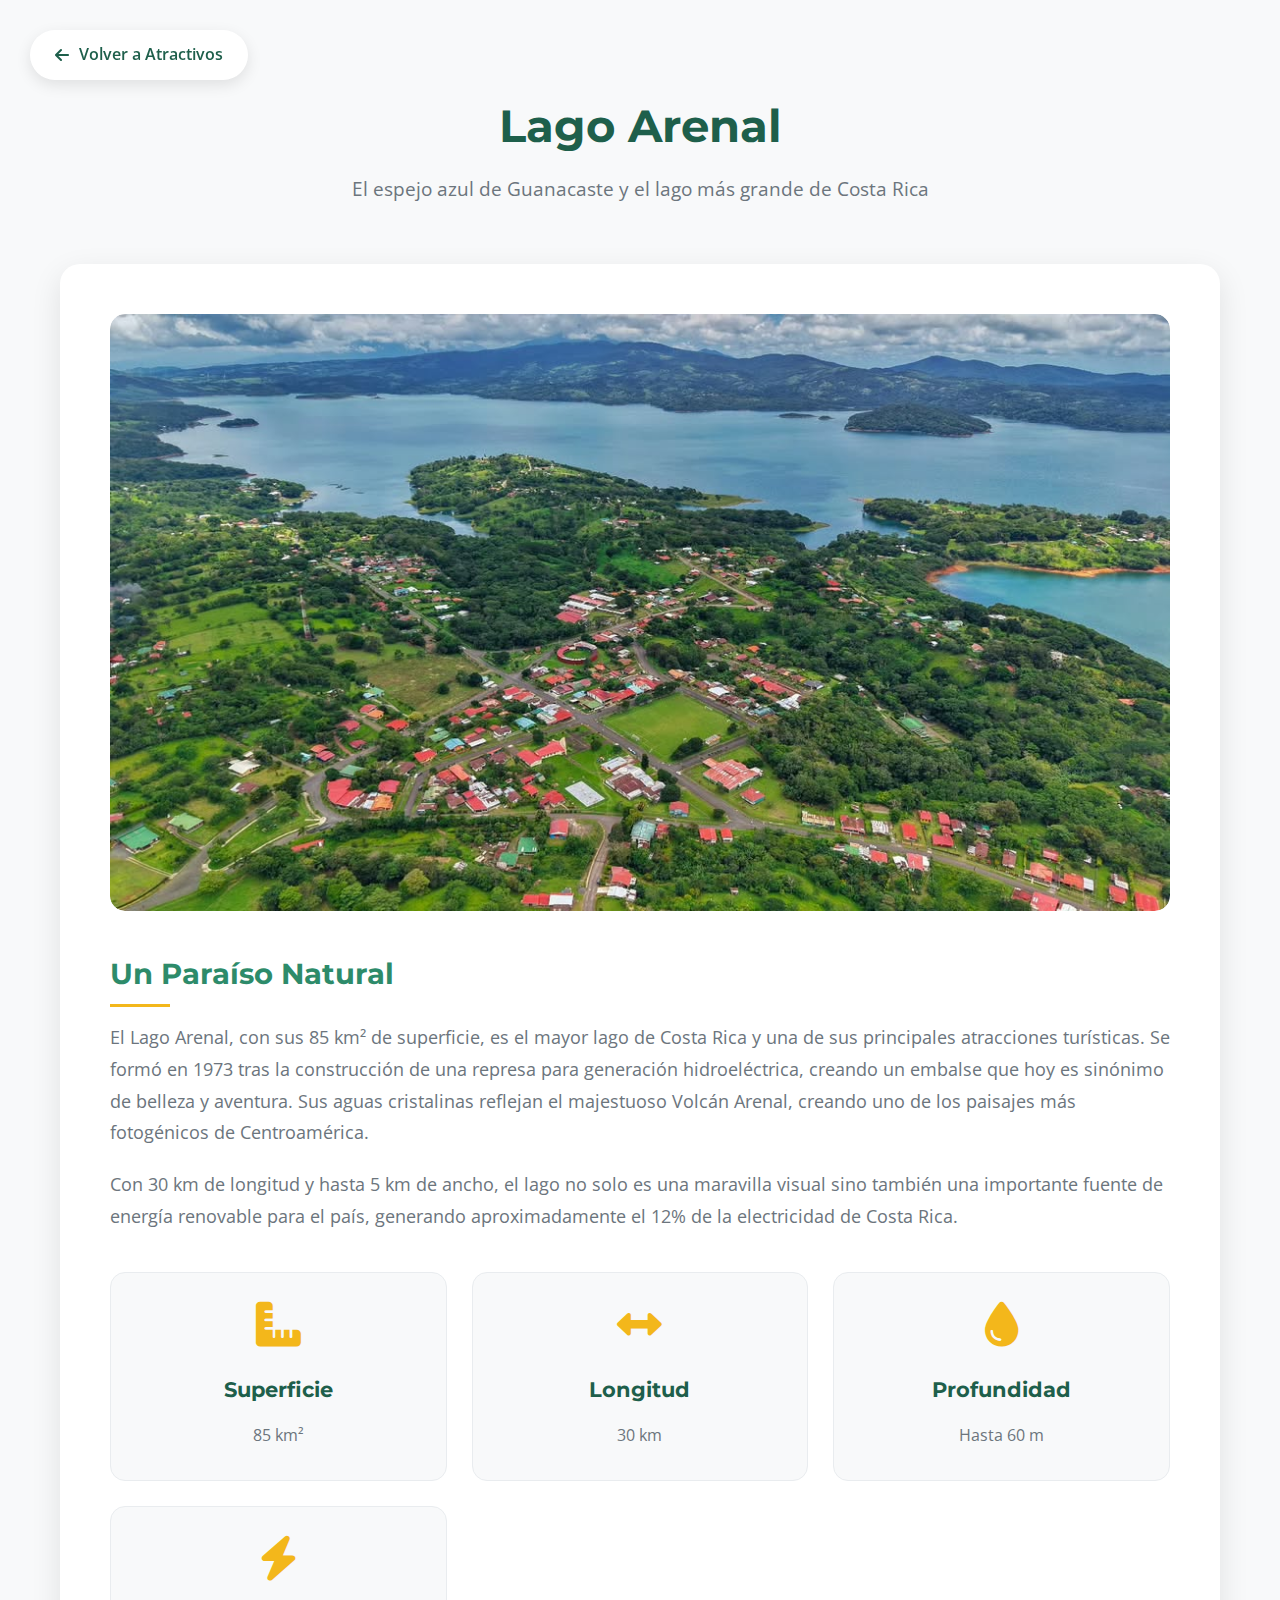
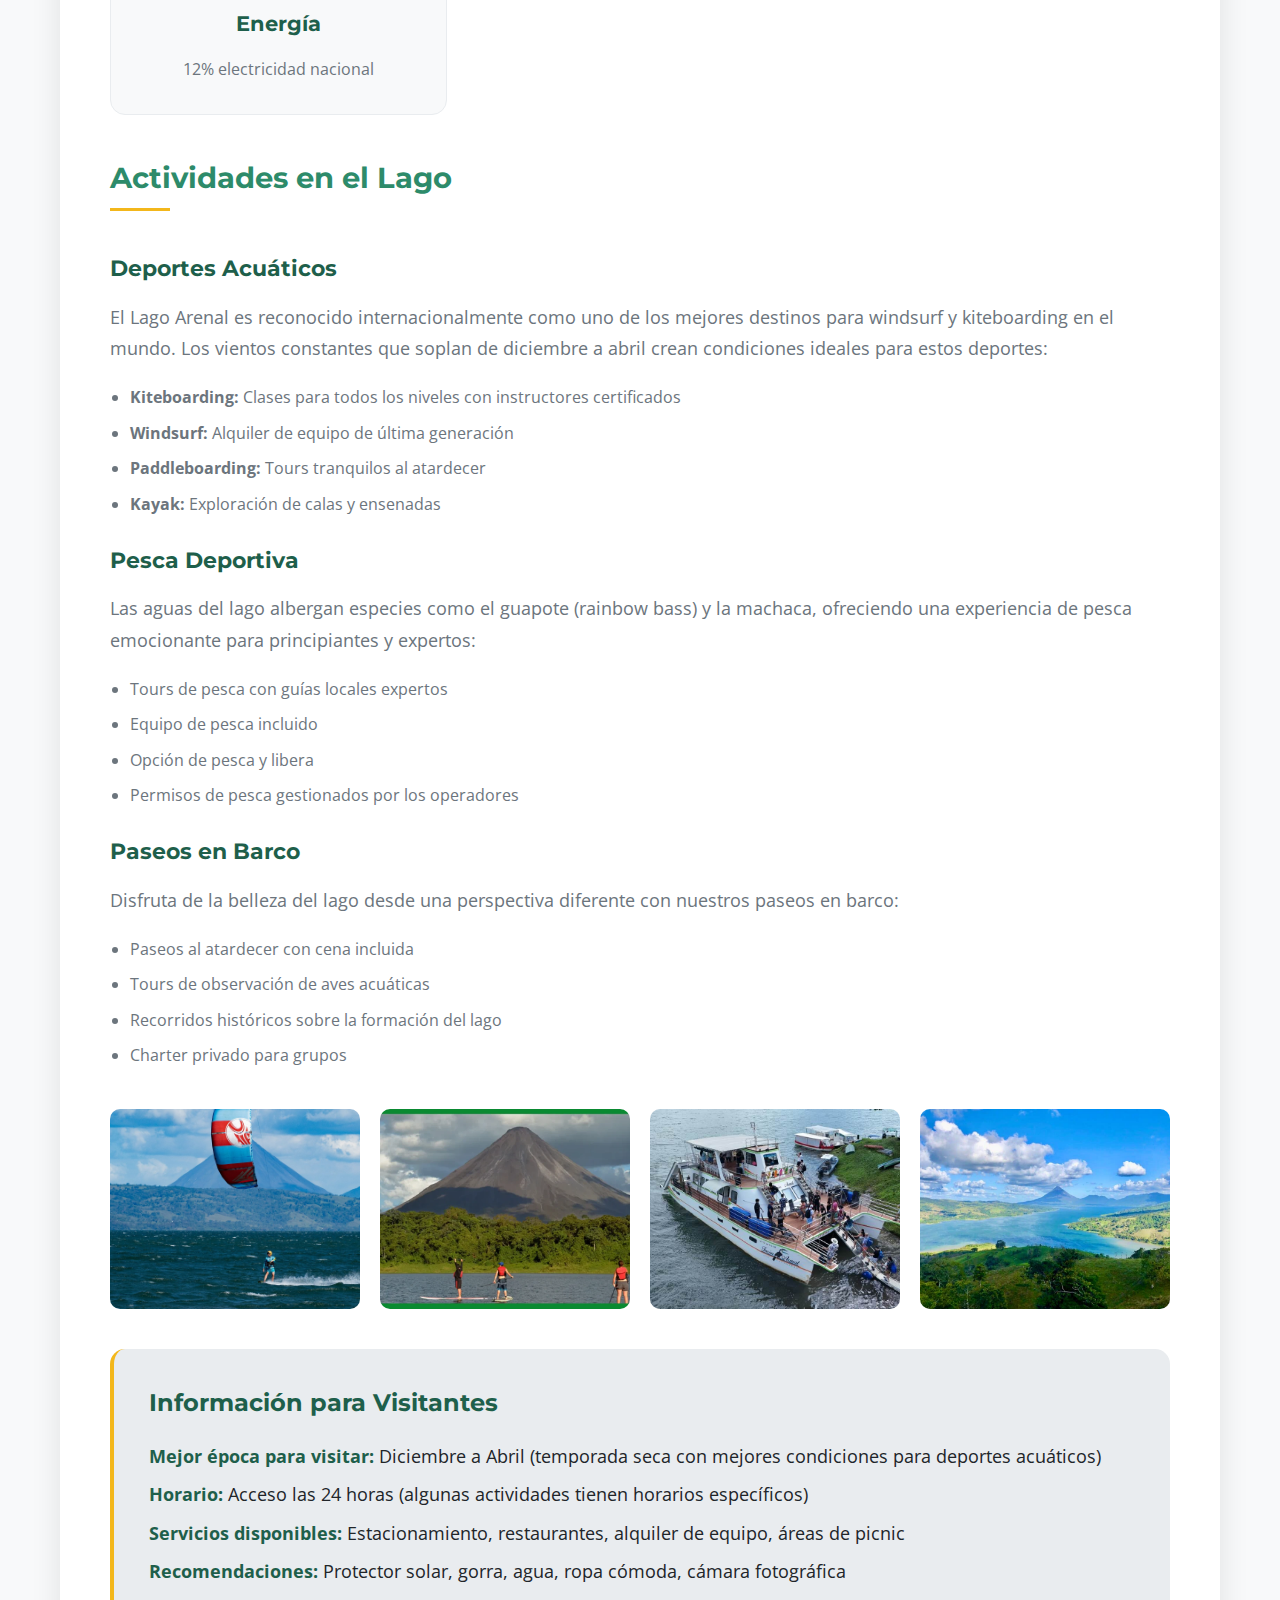
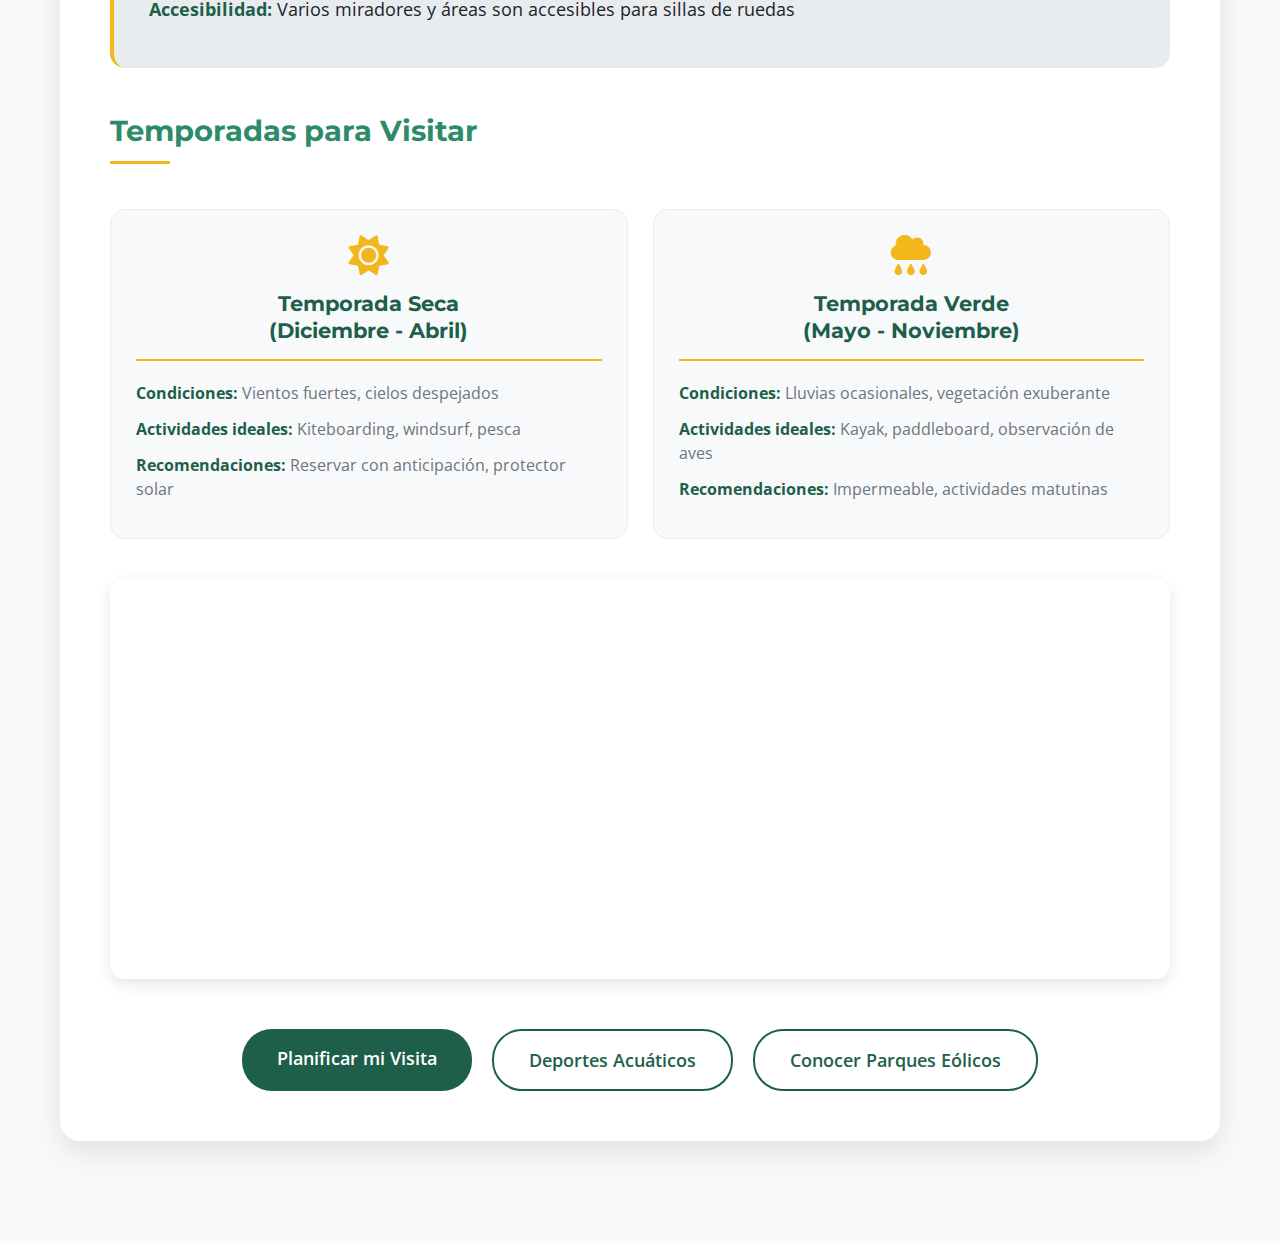
<file: atractivos/lago-arenal.html>
<!DOCTYPE html>
<html lang="es">
<head>
    <meta charset="UTF-8">
    <meta name="viewport" content="width=device-width, initial-scale=1.0">
    <title>Lago Arenal - Tilarán</title>
    <link rel="stylesheet" href="https://cdnjs.cloudflare.com/ajax/libs/font-awesome/6.4.0/css/all.min.css">
    <link rel="preconnect" href="https://fonts.googleapis.com">
    <link rel="preconnect" href="https://fonts.gstatic.com" crossorigin>
    <link href="https://fonts.googleapis.com/css2?family=Montserrat:wght@400;500;600;700&family=Open+Sans:wght@300;400;600&display=swap" rel="stylesheet">
    <link rel="stylesheet" href="../styles.css">
    <link rel="stylesheet" href="styles/atractivos.css">
</head>
<body>
    <div class="back-button">
        <a href="../index.html#atractivos">
            <i class="fas fa-arrow-left"></i> Volver a Atractivos
        </a>
    </div>

    <section class="attraction-detail">
        <div class="attraction-container">
            <div class="attraction-header">
                <h1>Lago Arenal</h1>
                <p>El espejo azul de Guanacaste y el lago más grande de Costa Rica</p>
            </div>

            <div class="attraction-content">
                <div class="attraction-hero">
                    <img src="../img/Lago-arenal.jpg" alt="Lago Arenal con el volcán al fondo">
                </div>

                <div class="attraction-info">
                    <h2>Un Paraíso Natural</h2>
                    <p>El Lago Arenal, con sus 85 km² de superficie, es el mayor lago de Costa Rica y una de sus principales atracciones turísticas. Se formó en 1973 tras la construcción de una represa para generación hidroeléctrica, creando un embalse que hoy es sinónimo de belleza y aventura. Sus aguas cristalinas reflejan el majestuoso Volcán Arenal, creando uno de los paisajes más fotogénicos de Centroamérica.</p>
                    
                    <p>Con 30 km de longitud y hasta 5 km de ancho, el lago no solo es una maravilla visual sino también una importante fuente de energía renovable para el país, generando aproximadamente el 12% de la electricidad de Costa Rica.</p>
                    
                    <div class="attraction-features">
                        <div class="attraction-item">
                            <i class="fas fa-ruler-combined"></i>
                            <h3>Superficie</h3>
                            <p>85 km²</p>
                        </div>
                        <div class="attraction-item">
                            <i class="fas fa-arrows-alt-h"></i>
                            <h3>Longitud</h3>
                            <p>30 km</p>
                        </div>
                        <div class="attraction-item">
                            <i class="fas fa-tint"></i>
                            <h3>Profundidad</h3>
                            <p>Hasta 60 m</p>
                        </div>
                        <div class="attraction-item">
                            <i class="fas fa-bolt"></i>
                            <h3>Energía</h3>
                            <p>12% electricidad nacional</p>
                        </div>
                    </div>
                </div>

                <div class="attraction-info">
                    <h2>Actividades en el Lago</h2>
                    
                    <h3>Deportes Acuáticos</h3>
                    <p>El Lago Arenal es reconocido internacionalmente como uno de los mejores destinos para windsurf y kiteboarding en el mundo. Los vientos constantes que soplan de diciembre a abril crean condiciones ideales para estos deportes:</p>
                    <ul>
                        <li><strong>Kiteboarding:</strong> Clases para todos los niveles con instructores certificados</li>
                        <li><strong>Windsurf:</strong> Alquiler de equipo de última generación</li>
                        <li><strong>Paddleboarding:</strong> Tours tranquilos al atardecer</li>
                        <li><strong>Kayak:</strong> Exploración de calas y ensenadas</li>
                    </ul>
                    
                    <h3>Pesca Deportiva</h3>
                    <p>Las aguas del lago albergan especies como el guapote (rainbow bass) y la machaca, ofreciendo una experiencia de pesca emocionante para principiantes y expertos:</p>
                    <ul>
                        <li>Tours de pesca con guías locales expertos</li>
                        <li>Equipo de pesca incluido</li>
                        <li>Opción de pesca y libera</li>
                        <li>Permisos de pesca gestionados por los operadores</li>
                    </ul>
                    
                    <h3>Paseos en Barco</h3>
                    <p>Disfruta de la belleza del lago desde una perspectiva diferente con nuestros paseos en barco:</p>
                    <ul>
                        <li>Paseos al atardecer con cena incluida</li>
                        <li>Tours de observación de aves acuáticas</li>
                        <li>Recorridos históricos sobre la formación del lago</li>
                        <li>Charter privado para grupos</li>
                    </ul>
                </div>

                <div class="attraction-gallery">
                    <div class="gallery-item">
                        <img src="../img/kite-lago.jpg" alt="Kiteboarding en Lago Arenal">
                    </div>
                    <div class="gallery-item">
                        <img src="../img/pesca-lago.jpg" alt="Pesca deportiva en el lago">
                    </div>
                    <div class="gallery-item">
                        <img src="../img/paseo-barco.jpg" alt="Paseo en barco al atardecer">
                    </div>
                    <div class="gallery-item">
                        <img src="../img/vistas-lago.jpg" alt="Vistas panorámicas del lago">
                    </div>
                </div>

                <div class="practical-info">
                    <h3>Información para Visitantes</h3>
                    <p><strong>Mejor época para visitar:</strong> Diciembre a Abril (temporada seca con mejores condiciones para deportes acuáticos)</p>
                    <p><strong>Horario:</strong> Acceso las 24 horas (algunas actividades tienen horarios específicos)</p>
                    <p><strong>Servicios disponibles:</strong> Estacionamiento, restaurantes, alquiler de equipo, áreas de picnic</p>
                    <p><strong>Recomendaciones:</strong> Protector solar, gorra, agua, ropa cómoda, cámara fotográfica</p>
                    <p><strong>Accesibilidad:</strong> Varios miradores y áreas son accesibles para sillas de ruedas</p>
                </div>

                <div class="attraction-info">
                    <h2>Temporadas para Visitar</h2>
                    <div class="seasons-container">
                        <div class="season-card">
                            <div class="season-header">
                                <i class="fas fa-sun"></i>
                                <h4>Temporada Seca<br>(Diciembre - Abril)</h4>
                            </div>
                            <div class="season-content">
                                <p class="season-condition"><strong>Condiciones:</strong> Vientos fuertes, cielos despejados</p>
                                <p class="season-activities"><strong>Actividades ideales:</strong> Kiteboarding, windsurf, pesca</p>
                                <p class="season-recommendation"><strong>Recomendaciones:</strong> Reservar con anticipación, protector solar</p>
                            </div>
                        </div>
                        
                        <div class="season-card">
                            <div class="season-header">
                                <i class="fas fa-cloud-rain"></i>
                                <h4>Temporada Verde<br>(Mayo - Noviembre)</h4>
                            </div>
                            <div class="season-content">
                                <p class="season-condition"><strong>Condiciones:</strong> Lluvias ocasionales, vegetación exuberante</p>
                                <p class="season-activities"><strong>Actividades ideales:</strong> Kayak, paddleboard, observación de aves</p>
                                <p class="season-recommendation"><strong>Recomendaciones:</strong> Impermeable, actividades matutinas</p>
                            </div>
                        </div>
                    </div>
                </div>

                <div class="map-container">
                    <iframe src="https://www.google.com/maps/embed?pb=!1m18!1m12!1m3!1d3929.261135495138!2d-84.9675882237571!3d10.03222267397377!2m3!1f0!2f0!3f0!3m2!1i1024!2i768!4f13.1!3m3!1m2!1s0x8f9f5e3a1e2a5a1f%3A0x1c1d1d1d1d1d1d1d!2sLago%20Arenal!5e0!3m2!1sen!2scr!4v1687856000000!5m2!1sen!2scr" width="100%" height="400" style="border:0;" allowfullscreen="" loading="lazy"></iframe>
                </div>

                <div class="cta-buttons">
                    <a href="../index.html#contacto" class="btn">Planificar mi Visita</a>
                    <a href="../servicios/deportes-viento.html" class="btn btn-outline">Deportes Acuáticos</a>
                    <a href="../atractivos/parques-eolicos.html" class="btn btn-outline">Conocer Parques Eólicos</a>
                </div>
            </div>
        </div>
    </section>

    <style>
        

    </style>
</body>
</html>
</file>
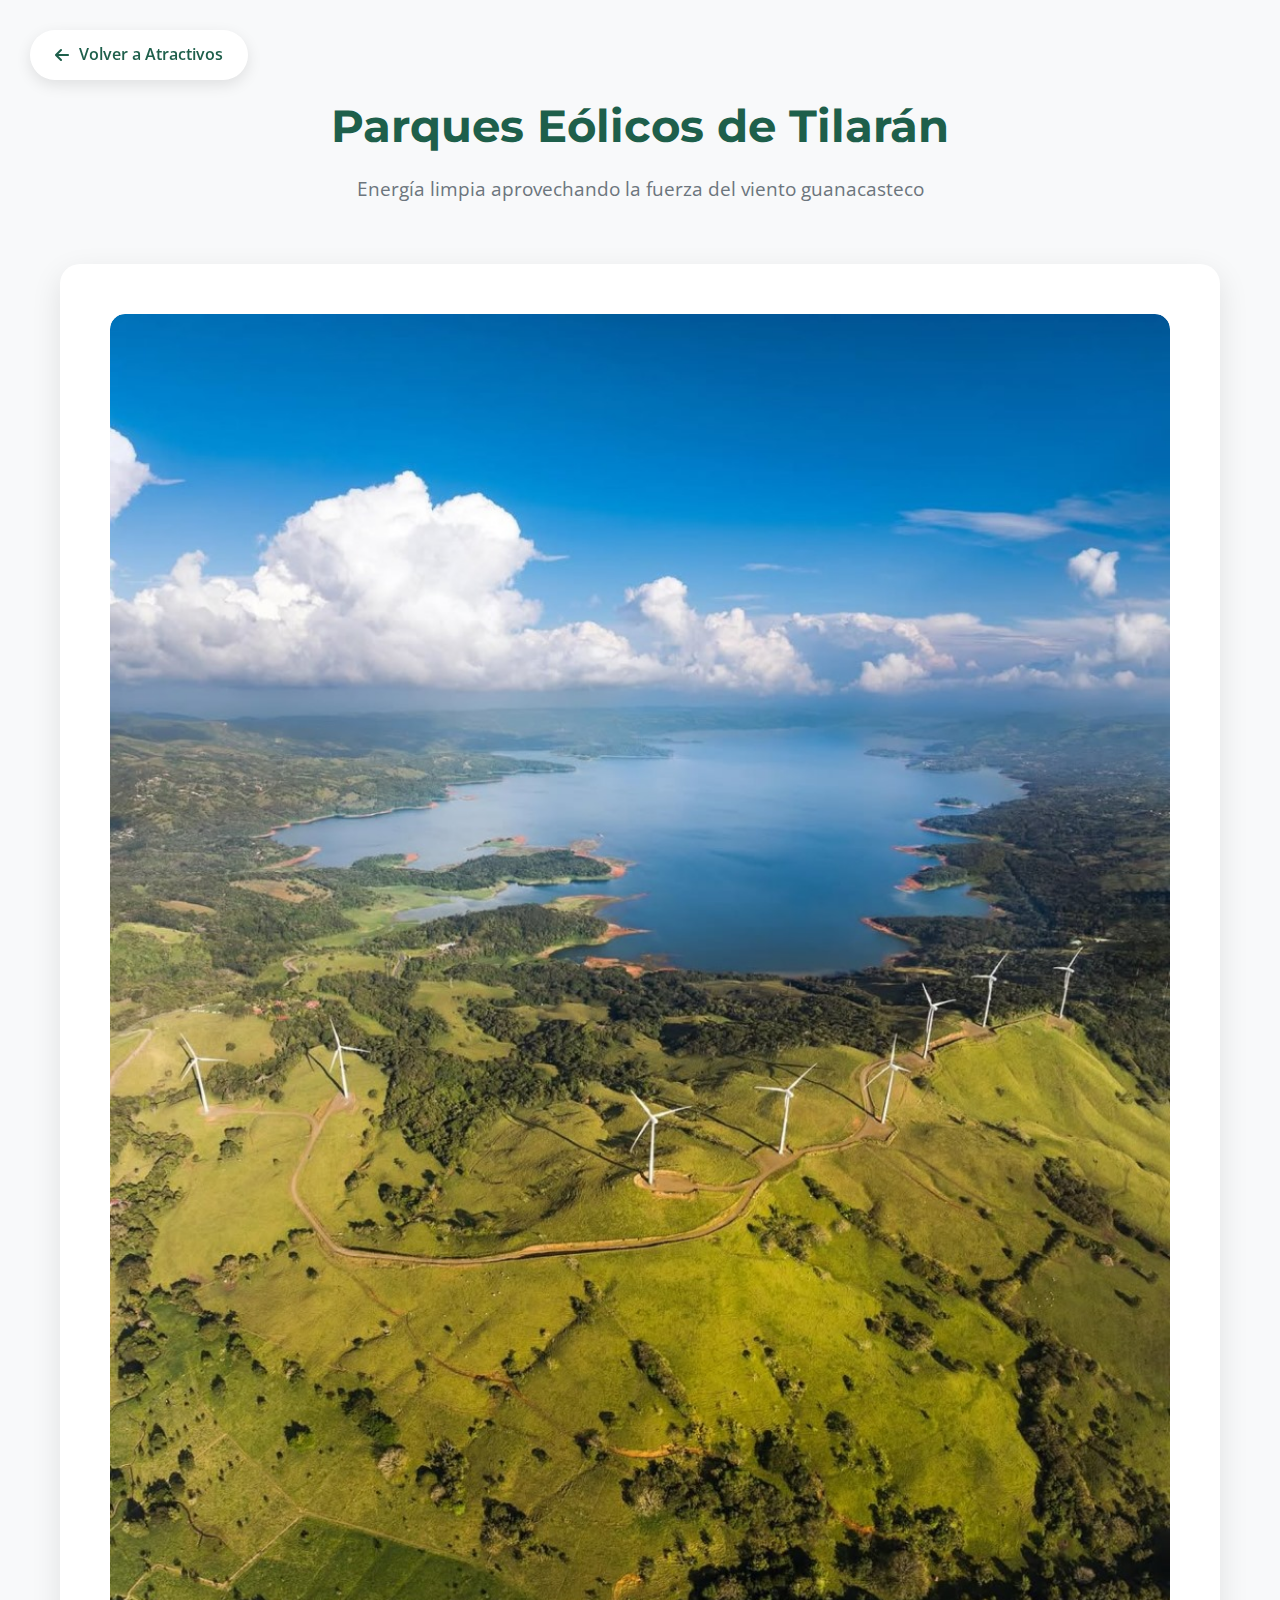
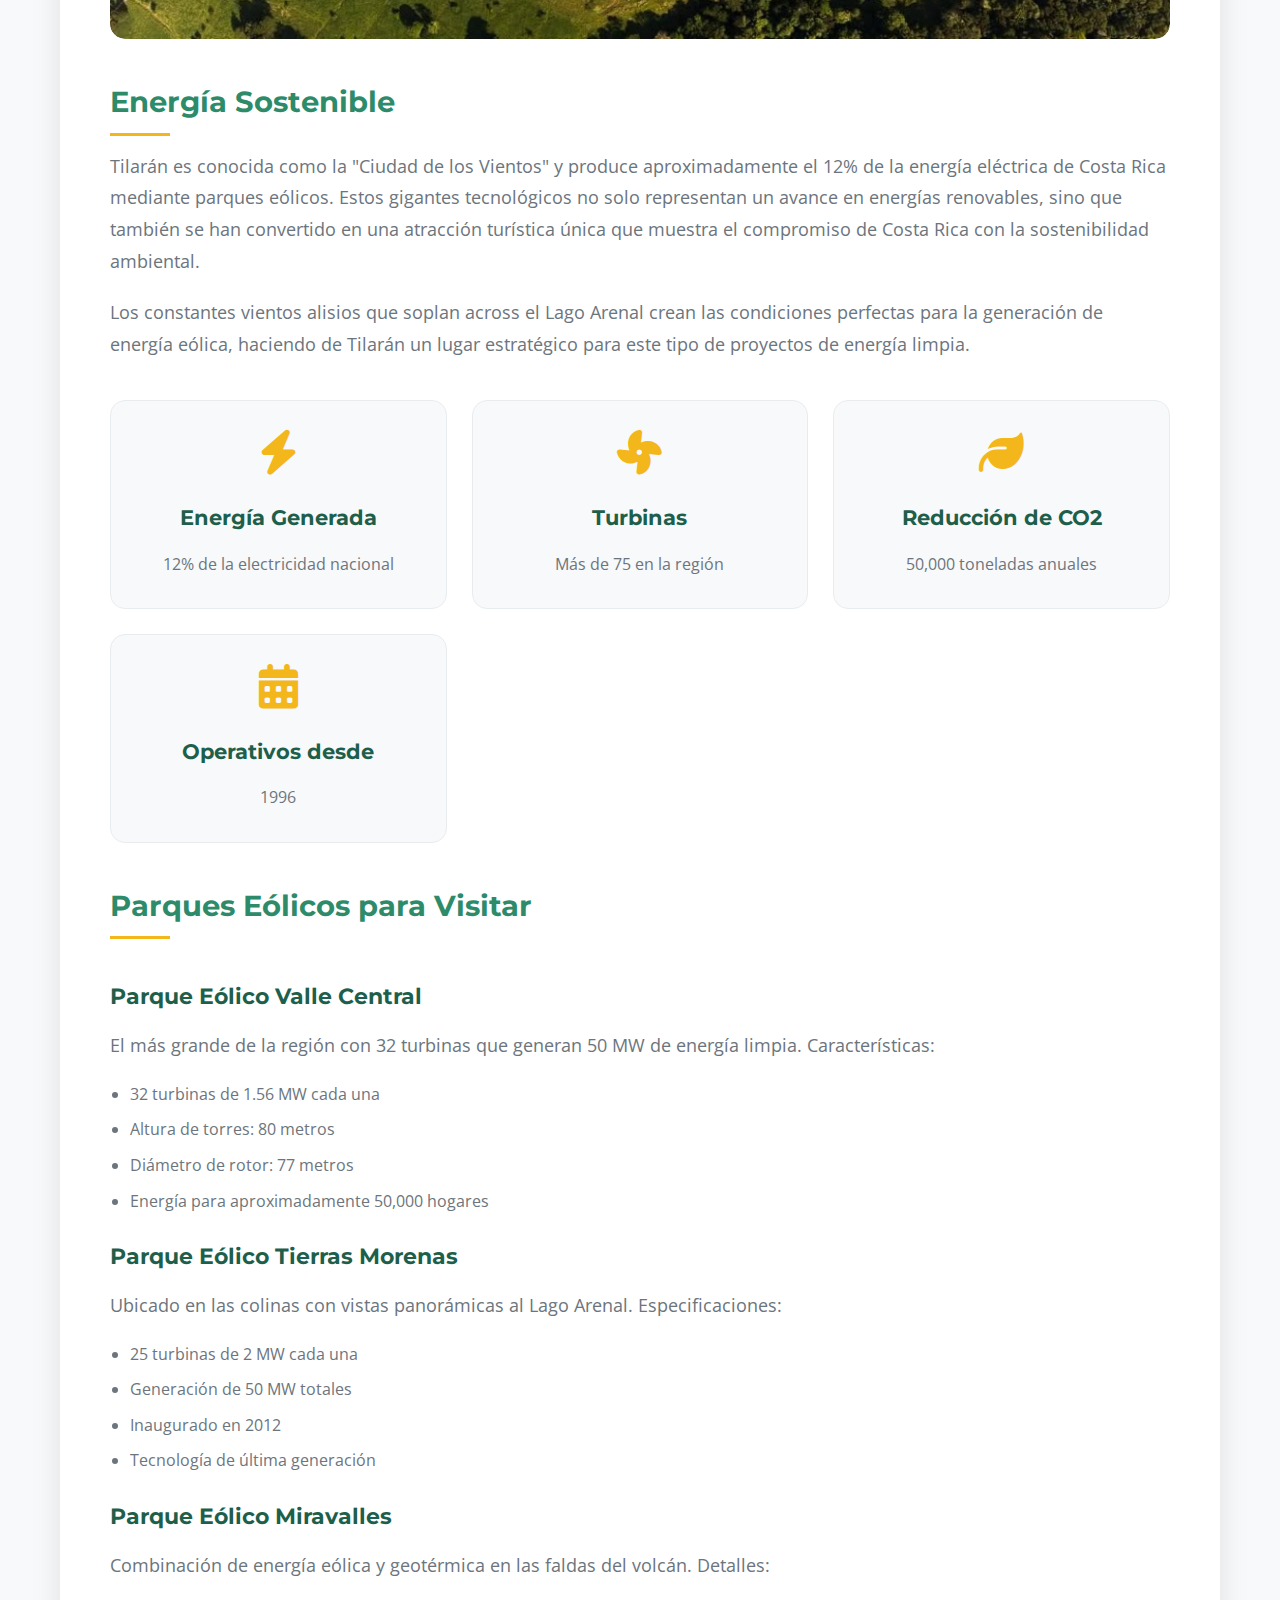
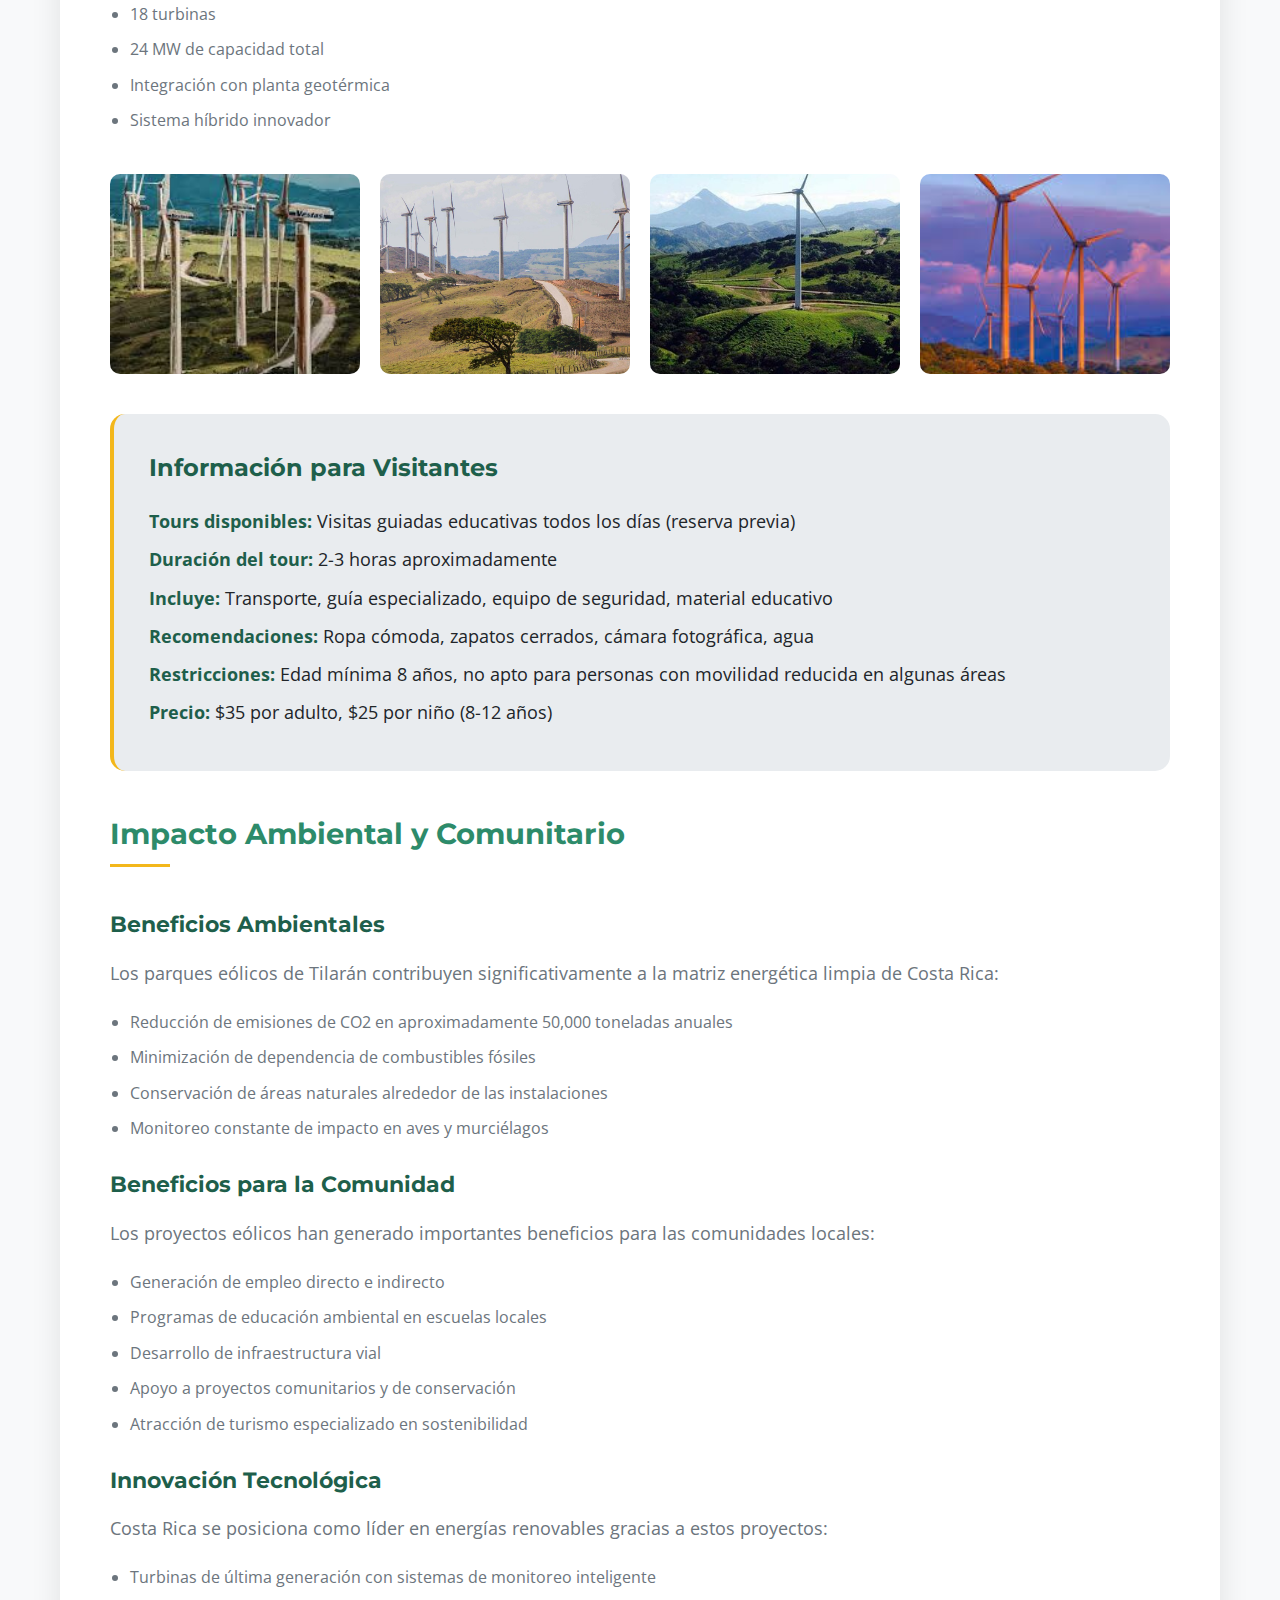
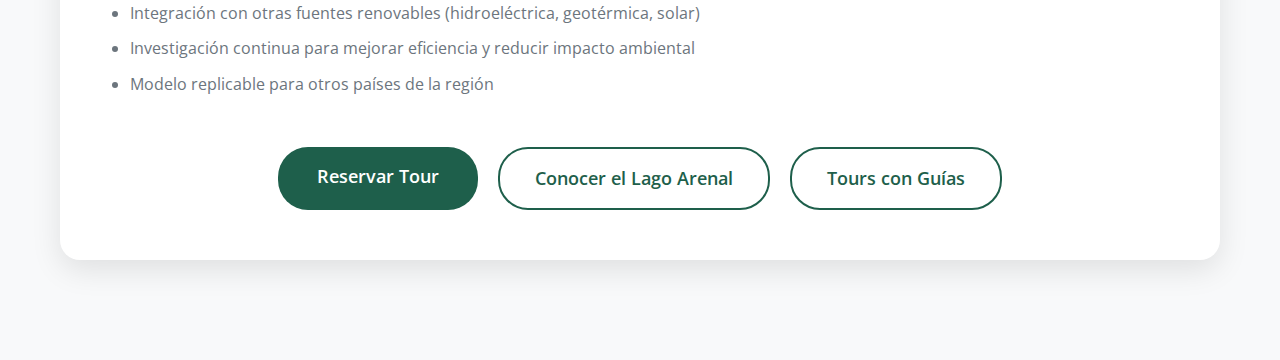
<file: atractivos/parques-eolicos.html>
<!DOCTYPE html>
<html lang="es">
<head>
    <meta charset="UTF-8">
    <meta name="viewport" content="width=device-width, initial-scale=1.0">
    <title>Parques Eólicos - Tilarán</title>
    <link rel="stylesheet" href="https://cdnjs.cloudflare.com/ajax/libs/font-awesome/6.4.0/css/all.min.css">
    <link rel="preconnect" href="https://fonts.googleapis.com">
    <link rel="preconnect" href="https://fonts.gstatic.com" crossorigin>
    <link href="https://fonts.googleapis.com/css2?family=Montserrat:wght@400;500;600;700&family=Open+Sans:wght@300;400;600&display=swap" rel="stylesheet">
    <link rel="stylesheet" href="../styles.css">
    <link rel="stylesheet" href="styles/atractivos.css">
</head>
<body>
    <div class="back-button">
        <a href="../index.html#atractivos">
            <i class="fas fa-arrow-left"></i> Volver a Atractivos
        </a>
    </div>

    <section class="attraction-detail">
        <div class="attraction-container">
            <div class="attraction-header">
                <h1>Parques Eólicos de Tilarán</h1>
                <p>Energía limpia aprovechando la fuerza del viento guanacasteco</p>
            </div>

            <div class="attraction-content">
                <div class="attraction-hero">
                    <img src="../img/Parques eolicos.jpg" alt="Parques Eólicos en Tilarán">
                </div>

                <div class="attraction-info">
                    <h2>Energía Sostenible</h2>
                    <p>Tilarán es conocida como la "Ciudad de los Vientos" y produce aproximadamente el 12% de la energía eléctrica de Costa Rica mediante parques eólicos. Estos gigantes tecnológicos no solo representan un avance en energías renovables, sino que también se han convertido en una atracción turística única que muestra el compromiso de Costa Rica con la sostenibilidad ambiental.</p>
                    
                    <p>Los constantes vientos alisios que soplan across el Lago Arenal crean las condiciones perfectas para la generación de energía eólica, haciendo de Tilarán un lugar estratégico para este tipo de proyectos de energía limpia.</p>
                    
                    <div class="attraction-features">
                        <div class="attraction-item">
                            <i class="fas fa-bolt"></i>
                            <h3>Energía Generada</h3>
                            <p>12% de la electricidad nacional</p>
                        </div>
                        <div class="attraction-item">
                            <i class="fas fa-fan"></i>
                            <h3>Turbinas</h3>
                            <p>Más de 75 en la región</p>
                        </div>
                        <div class="attraction-item">
                            <i class="fas fa-leaf"></i>
                            <h3>Reducción de CO2</h3>
                            <p>50,000 toneladas anuales</p>
                        </div>
                        <div class="attraction-item">
                            <i class="fas fa-calendar-alt"></i>
                            <h3>Operativos desde</h3>
                            <p>1996</p>
                        </div>
                    </div>
                </div>

                <div class="attraction-info">
                    <h2>Parques Eólicos para Visitar</h2>
                    
                    <h3>Parque Eólico Valle Central</h3>
                    <p>El más grande de la región con 32 turbinas que generan 50 MW de energía limpia. Características:</p>
                    <ul>
                        <li>32 turbinas de 1.56 MW cada una</li>
                        <li>Altura de torres: 80 metros</li>
                        <li>Diámetro de rotor: 77 metros</li>
                        <li>Energía para aproximadamente 50,000 hogares</li>
                    </ul>
                    
                    <h3>Parque Eólico Tierras Morenas</h3>
                    <p>Ubicado en las colinas con vistas panorámicas al Lago Arenal. Especificaciones:</p>
                    <ul>
                        <li>25 turbinas de 2 MW cada una</li>
                        <li>Generación de 50 MW totales</li>
                        <li>Inaugurado en 2012</li>
                        <li>Tecnología de última generación</li>
                    </ul>
                    
                    <h3>Parque Eólico Miravalles</h3>
                    <p>Combinación de energía eólica y geotérmica en las faldas del volcán. Detalles:</p>
                    <ul>
                        <li>18 turbinas</li>
                        <li>24 MW de capacidad total</li>
                        <li>Integración con planta geotérmica</li>
                        <li>Sistema híbrido innovador</li>
                    </ul>
                </div>

                <div class="attraction-gallery">
                    <div class="gallery-item">
                        <img src="../img/turbina-cerca.jpg" alt="Turbina eólica de cerca">
                    </div>
                    <div class="gallery-item">
                        <img src="../img/parque-panoramica.jpg" alt="Vista panorámica del parque eólico">
                    </div>
                    <div class="gallery-item">
                        <img src="../img/tour-eolico.jpg" alt="Tour educativo en parque eólico">
                    </div>
                    <div class="gallery-item">
                        <img src="../img/atardecer-eolico.jpg" alt="Atardecer entre turbinas eólicas">
                    </div>
                </div>

                <div class="practical-info">
                    <h3>Información para Visitantes</h3>
                    <p><strong>Tours disponibles:</strong> Visitas guiadas educativas todos los días (reserva previa)</p>
                    <p><strong>Duración del tour:</strong> 2-3 horas aproximadamente</p>
                    <p><strong>Incluye:</strong> Transporte, guía especializado, equipo de seguridad, material educativo</p>
                    <p><strong>Recomendaciones:</strong> Ropa cómoda, zapatos cerrados, cámara fotográfica, agua</p>
                    <p><strong>Restricciones:</strong> Edad mínima 8 años, no apto para personas con movilidad reducida en algunas áreas</p>
                    <p><strong>Precio:</strong> $35 por adulto, $25 por niño (8-12 años)</p>
                </div>

                <div class="attraction-info">
                    <h2>Impacto Ambiental y Comunitario</h2>
                    
                    <h3>Beneficios Ambientales</h3>
                    <p>Los parques eólicos de Tilarán contribuyen significativamente a la matriz energética limpia de Costa Rica:</p>
                    <ul>
                        <li>Reducción de emisiones de CO2 en aproximadamente 50,000 toneladas anuales</li>
                        <li>Minimización de dependencia de combustibles fósiles</li>
                        <li>Conservación de áreas naturales alrededor de las instalaciones</li>
                        <li>Monitoreo constante de impacto en aves y murciélagos</li>
                    </ul>
                    
                    <h3>Beneficios para la Comunidad</h3>
                    <p>Los proyectos eólicos han generado importantes beneficios para las comunidades locales:</p>
                    <ul>
                        <li>Generación de empleo directo e indirecto</li>
                        <li>Programas de educación ambiental en escuelas locales</li>
                        <li>Desarrollo de infraestructura vial</li>
                        <li>Apoyo a proyectos comunitarios y de conservación</li>
                        <li>Atracción de turismo especializado en sostenibilidad</li>
                    </ul>
                    
                    <h3>Innovación Tecnológica</h3>
                    <p>Costa Rica se posiciona como líder en energías renovables gracias a estos proyectos:</p>
                    <ul>
                        <li>Turbinas de última generación con sistemas de monitoreo inteligente</li>
                        <li>Integración con otras fuentes renovables (hidroeléctrica, geotérmica, solar)</li>
                        <li>Investigación continua para mejorar eficiencia y reducir impacto ambiental</li>
                        <li>Modelo replicable para otros países de la región</li>
                    </ul>
                </div>

                <div class="cta-buttons">
                    <a href="../index.html#contacto" class="btn">Reservar Tour</a>
                    <a href="../atractivos/lago-arenal.html" class="btn btn-outline">Conocer el Lago Arenal</a>
                    <a href="../servicios/guias-turisticas.html" class="btn btn-outline">Tours con Guías</a>
                </div>
            </div>
        </div>
    </section>
</body>
</html>
</file>
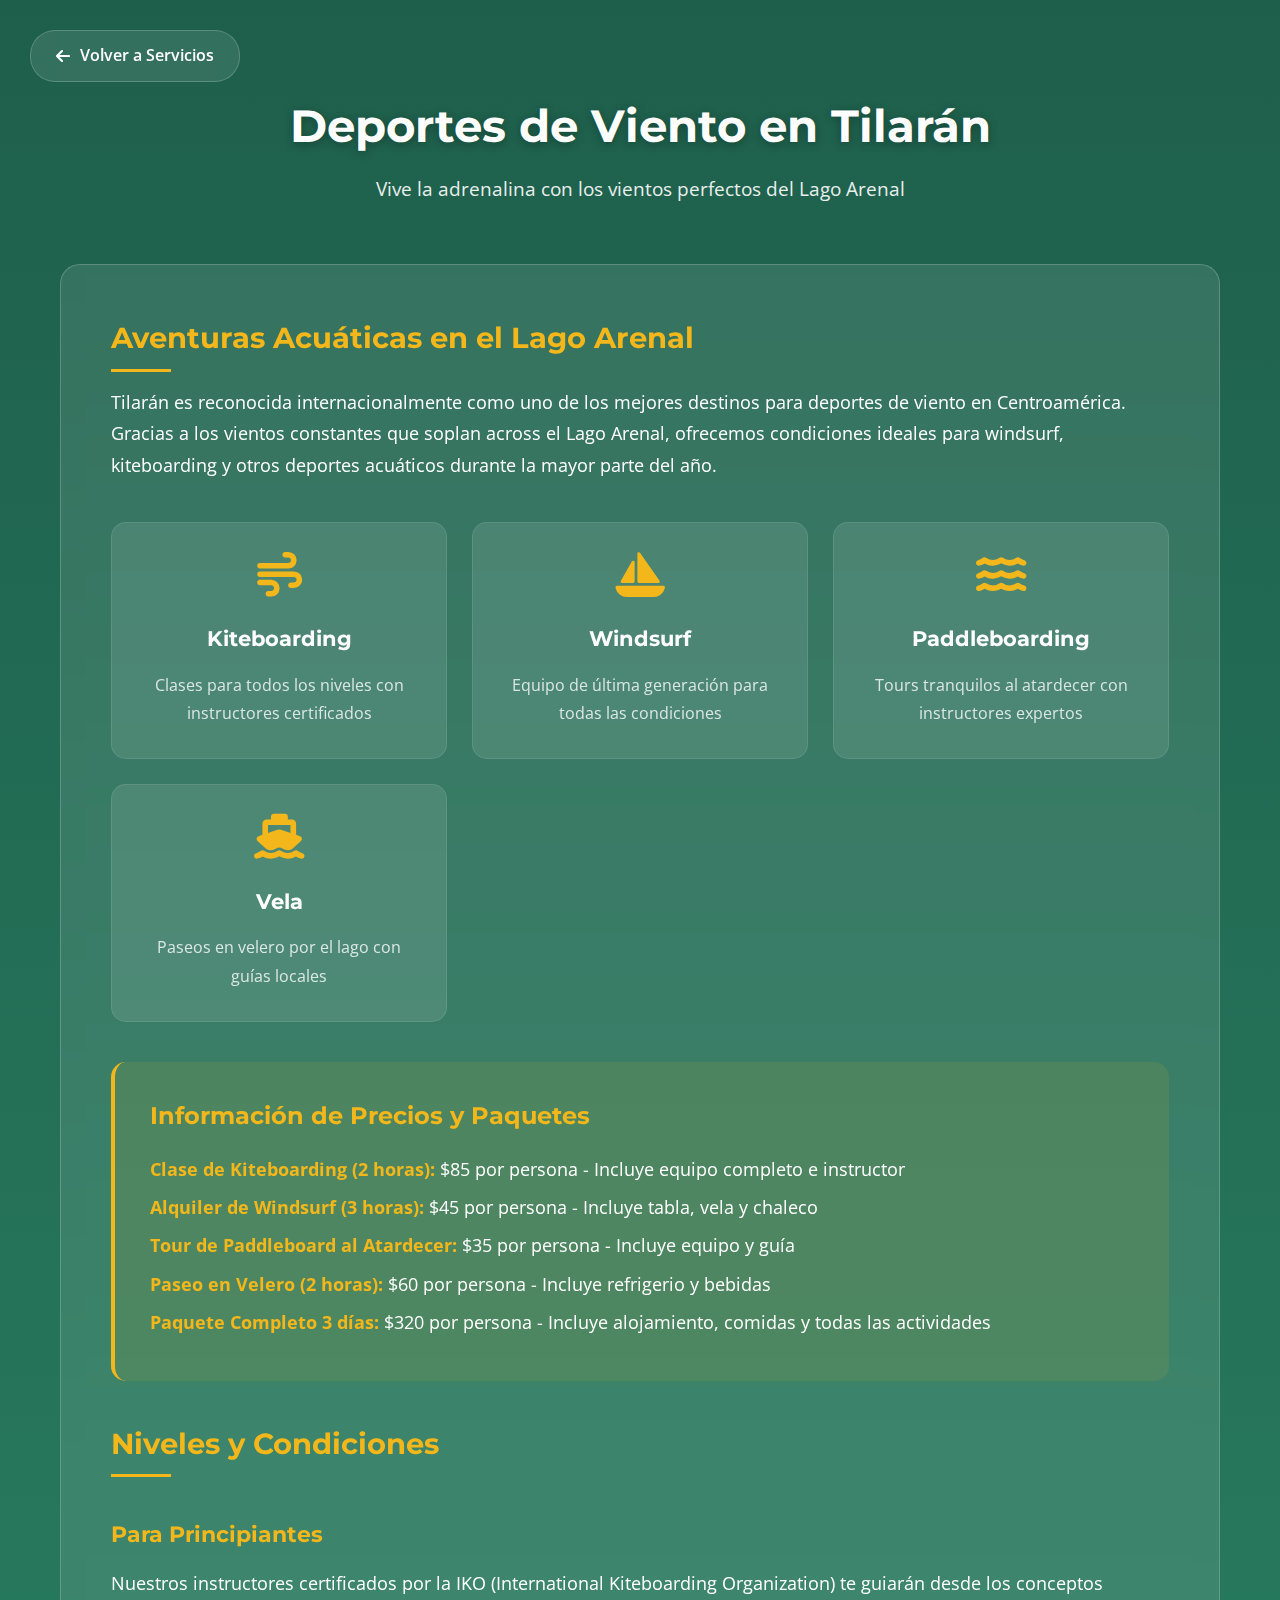
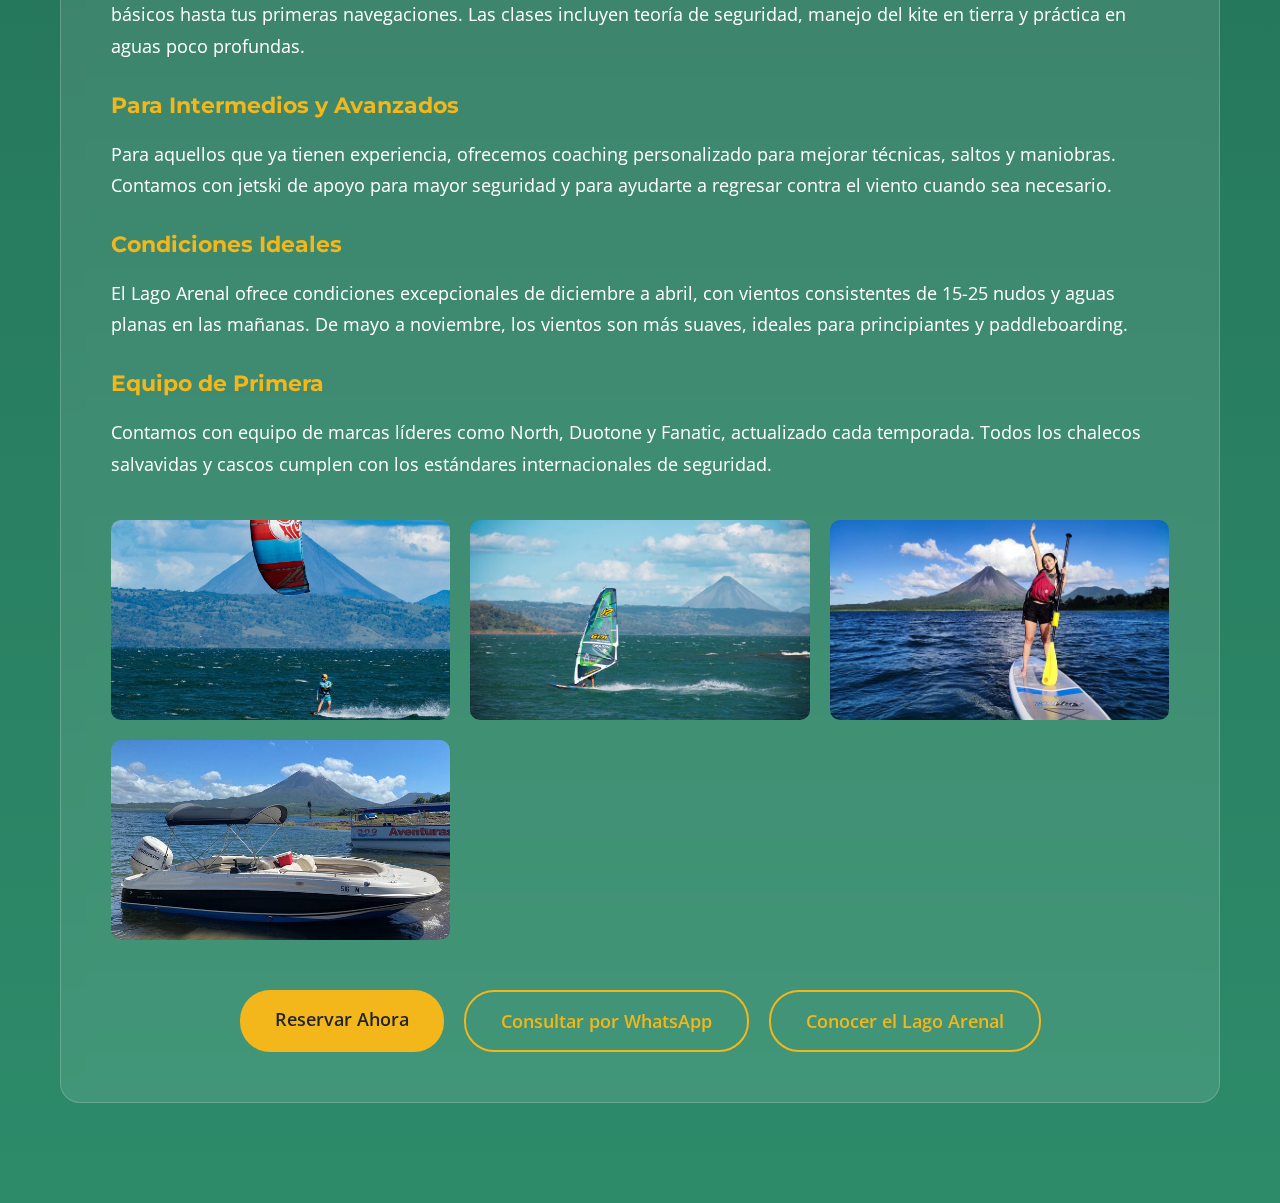
<file: servicios/deportes-viento.html>
<!DOCTYPE html>
<html lang="es">
<head>
    <meta charset="UTF-8">
    <meta name="viewport" content="width=device-width, initial-scale=1.0">
    <title>Deportes de Viento - Tilarán</title>
    <link rel="stylesheet" href="https://cdnjs.cloudflare.com/ajax/libs/font-awesome/6.4.0/css/all.min.css">
    <link rel="preconnect" href="https://fonts.googleapis.com">
    <link rel="preconnect" href="https://fonts.gstatic.com" crossorigin>
    <link href="https://fonts.googleapis.com/css2?family=Montserrat:wght@400;500;600;700&family=Open+Sans:wght@300;400;600&display=swap" rel="stylesheet">
    <link rel="stylesheet" href="../styles.css">
    <link rel="stylesheet" href="styles/servicios.css">
</head>
<body>
    <div class="back-button">
        <a href="../index.html#servicios">
            <i class="fas fa-arrow-left"></i> Volver a Servicios
        </a>
    </div>

    <section class="service-detail">
        <div class="service-container">
            <div class="service-header">
                <h1>Deportes de Viento en Tilarán</h1>
                <p>Vive la adrenalina con los vientos perfectos del Lago Arenal</p>
            </div>

            <div class="service-content">
                <div class="service-info">
                    <h2>Aventuras Acuáticas en el Lago Arenal</h2>
                    <p>Tilarán es reconocida internacionalmente como uno de los mejores destinos para deportes de viento en Centroamérica. Gracias a los vientos constantes que soplan across el Lago Arenal, ofrecemos condiciones ideales para windsurf, kiteboarding y otros deportes acuáticos durante la mayor parte del año.</p>
                    
                    <div class="service-features">
                        <div class="feature-item">
                            <i class="fas fa-wind"></i>
                            <h3>Kiteboarding</h3>
                            <p>Clases para todos los niveles con instructores certificados</p>
                        </div>
                        <div class="feature-item">
                            <i class="fas fa-sailboat"></i>
                            <h3>Windsurf</h3>
                            <p>Equipo de última generación para todas las condiciones</p>
                        </div>
                        <div class="feature-item">
                            <i class="fas fa-water"></i>
                            <h3>Paddleboarding</h3>
                            <p>Tours tranquilos al atardecer con instructores expertos</p>
                        </div>
                        <div class="feature-item">
                            <i class="fas fa-ship"></i>
                            <h3>Vela</h3>
                            <p>Paseos en velero por el lago con guías locales</p>
                        </div>
                    </div>
                </div>

                <div class="pricing-info">
                    <h3>Información de Precios y Paquetes</h3>
                    <p><strong>Clase de Kiteboarding (2 horas):</strong> $85 por persona - Incluye equipo completo e instructor</p>
                    <p><strong>Alquiler de Windsurf (3 horas):</strong> $45 por persona - Incluye tabla, vela y chaleco</p>
                    <p><strong>Tour de Paddleboard al Atardecer:</strong> $35 por persona - Incluye equipo y guía</p>
                    <p><strong>Paseo en Velero (2 horas):</strong> $60 por persona - Incluye refrigerio y bebidas</p>
                    <p><strong>Paquete Completo 3 días:</strong> $320 por persona - Incluye alojamiento, comidas y todas las actividades</p>
                </div>

                <div class="service-info">
                    <h2>Niveles y Condiciones</h2>
                    
                    <h3>Para Principiantes</h3>
                    <p>Nuestros instructores certificados por la IKO (International Kiteboarding Organization) te guiarán desde los conceptos básicos hasta tus primeras navegaciones. Las clases incluyen teoría de seguridad, manejo del kite en tierra y práctica en aguas poco profundas.</p>
                    
                    <h3>Para Intermedios y Avanzados</h3>
                    <p>Para aquellos que ya tienen experiencia, ofrecemos coaching personalizado para mejorar técnicas, saltos y maniobras. Contamos con jetski de apoyo para mayor seguridad y para ayudarte a regresar contra el viento cuando sea necesario.</p>
                    
                    <h3>Condiciones Ideales</h3>
                    <p>El Lago Arenal ofrece condiciones excepcionales de diciembre a abril, con vientos consistentes de 15-25 nudos y aguas planas en las mañanas. De mayo a noviembre, los vientos son más suaves, ideales para principiantes y paddleboarding.</p>
                    
                    <h3>Equipo de Primera</h3>
                    <p>Contamos con equipo de marcas líderes como North, Duotone y Fanatic, actualizado cada temporada. Todos los chalecos salvavidas y cascos cumplen con los estándares internacionales de seguridad.</p>
                </div>

                <div class="service-gallery">
                    <div class="gallery-item">
                        <img src="../img/kiteboarding.jpg" alt="Kiteboarding en Lago Arenal">
                    </div>
                    <div class="gallery-item">
                        <img src="../img/windsurf.jpg" alt="Windsurf en Tilarán">
                    </div>
                    <div class="gallery-item">
                        <img src="../img/paddleboard.jpg" alt="Paddleboard al atardecer">
                    </div>
                    <div class="gallery-item">
                        <img src="../img/barco.jpg" alt="Paseo en barco">
                    </div>
                </div>

                <div class="cta-buttons">
                    <a href="../index.html#contacto" class="btn">Reservar Ahora</a>
                    <a href="https://wa.me/50626955050" class="btn btn-outline">Consultar por WhatsApp</a>
                    <a href="../atractivos/lago-arenal.html" class="btn btn-outline">Conocer el Lago Arenal</a>
                </div>
            </div>
        </div>
    </section>
</body>
</html>
</file>
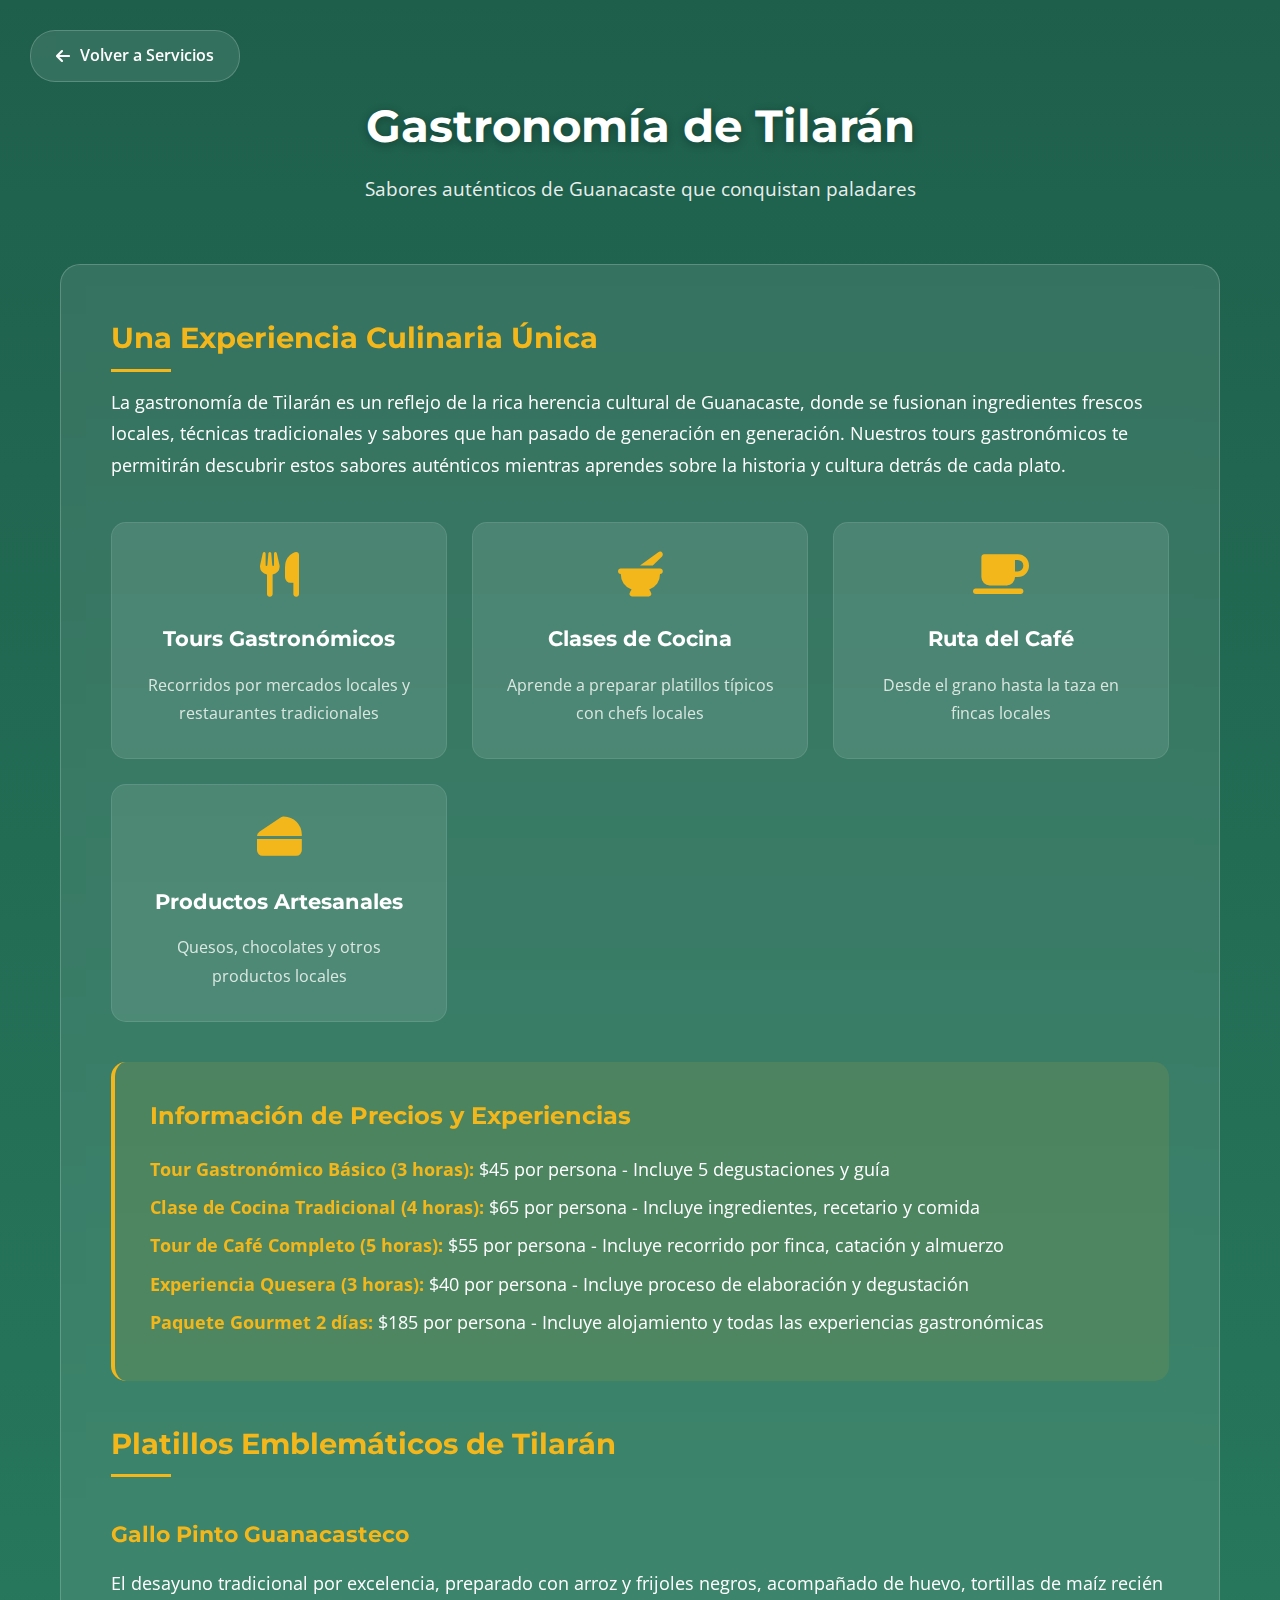
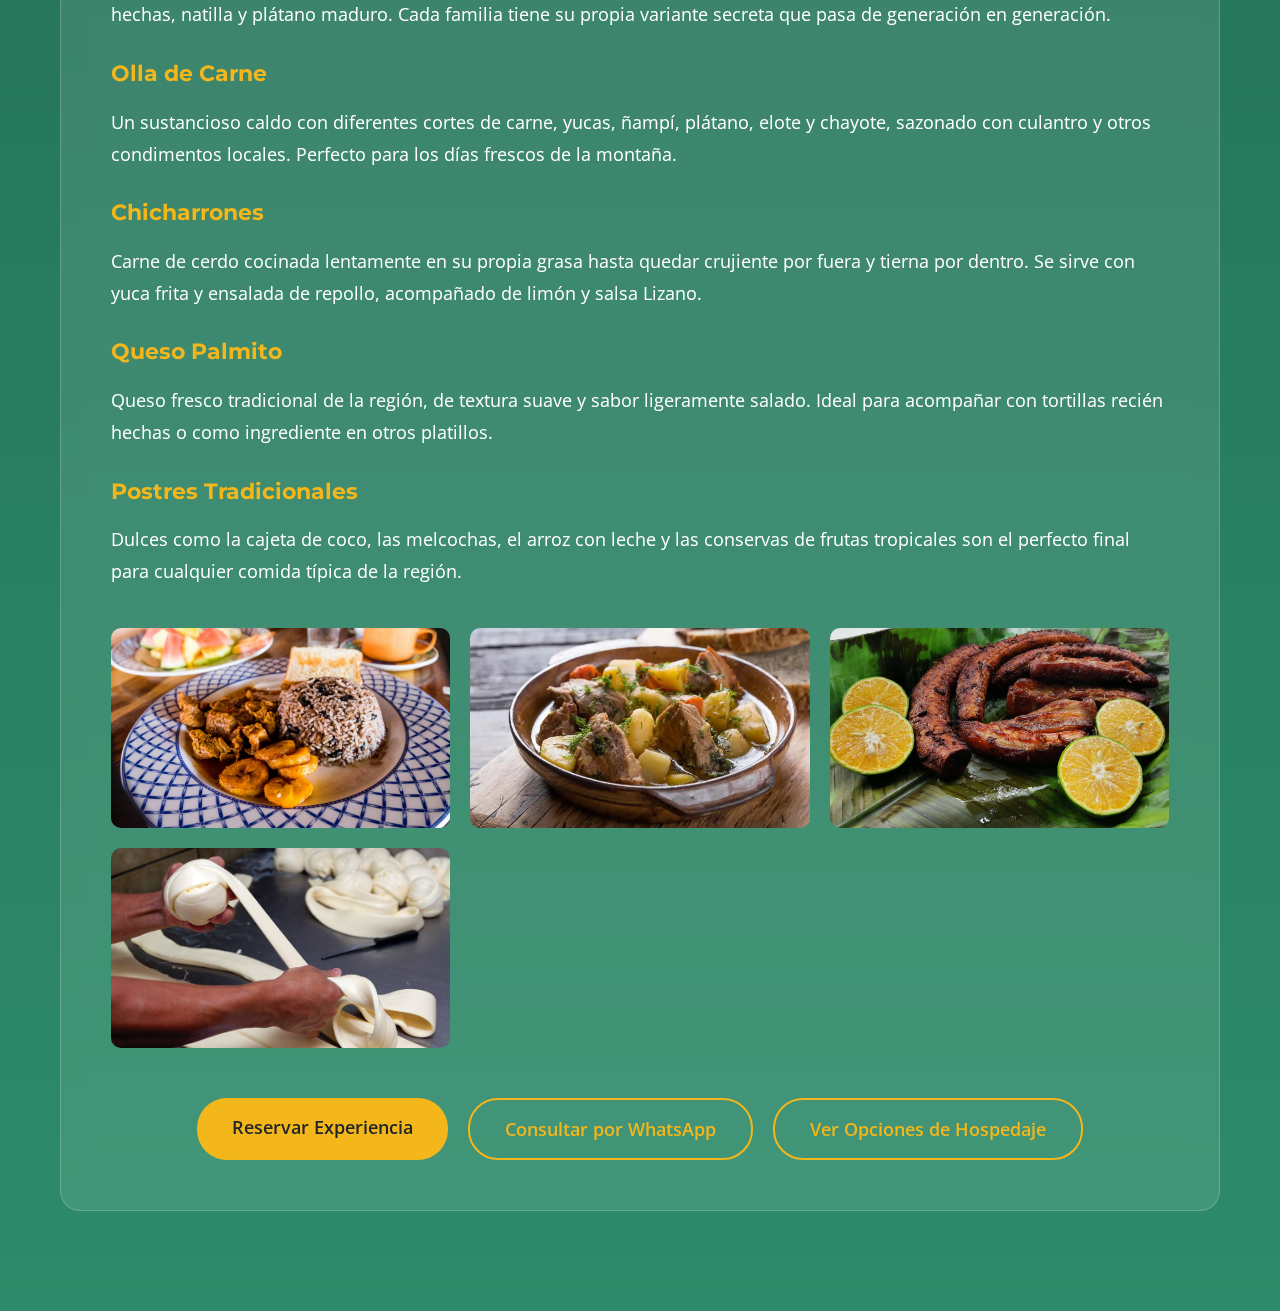
<file: servicios/gastronomia.html>
<!DOCTYPE html>
<html lang="es">
<head>
    <meta charset="UTF-8">
    <meta name="viewport" content="width=device-width, initial-scale=1.0">
    <title>Gastronomía Local - Tilarán</title>
    <link rel="stylesheet" href="https://cdnjs.cloudflare.com/ajax/libs/font-awesome/6.4.0/css/all.min.css">
    <link rel="preconnect" href="https://fonts.googleapis.com">
    <link rel="preconnect" href="https://fonts.gstatic.com" crossorigin>
    <link href="https://fonts.googleapis.com/css2?family=Montserrat:wght@400;500;600;700&family=Open+Sans:wght@300;400;600&display=swap" rel="stylesheet">
    <link rel="stylesheet" href="../styles.css">
    <link rel="stylesheet" href="styles/servicios.css">
</head>
<body>
    <div class="back-button">
        <a href="../index.html#servicios">
            <i class="fas fa-arrow-left"></i> Volver a Servicios
        </a>
    </div>

    <section class="service-detail">
        <div class="service-container">
            <div class="service-header">
                <h1>Gastronomía de Tilarán</h1>
                <p>Sabores auténticos de Guanacaste que conquistan paladares</p>
            </div>

            <div class="service-content">
                <div class="service-info">
                    <h2>Una Experiencia Culinaria Única</h2>
                    <p>La gastronomía de Tilarán es un reflejo de la rica herencia cultural de Guanacaste, donde se fusionan ingredientes frescos locales, técnicas tradicionales y sabores que han pasado de generación en generación. Nuestros tours gastronómicos te permitirán descubrir estos sabores auténticos mientras aprendes sobre la historia y cultura detrás de cada plato.</p>
                    
                    <div class="service-features">
                        <div class="feature-item">
                            <i class="fas fa-utensils"></i>
                            <h3>Tours Gastronómicos</h3>
                            <p>Recorridos por mercados locales y restaurantes tradicionales</p>
                        </div>
                        <div class="feature-item">
                            <i class="fas fa-mortar-pestle"></i>
                            <h3>Clases de Cocina</h3>
                            <p>Aprende a preparar platillos típicos con chefs locales</p>
                        </div>
                        <div class="feature-item">
                            <i class="fas fa-coffee"></i>
                            <h3>Ruta del Café</h3>
                            <p>Desde el grano hasta la taza en fincas locales</p>
                        </div>
                        <div class="feature-item">
                            <i class="fas fa-cheese"></i>
                            <h3>Productos Artesanales</h3>
                            <p>Quesos, chocolates y otros productos locales</p>
                        </div>
                    </div>
                </div>

                <div class="pricing-info">
                    <h3>Información de Precios y Experiencias</h3>
                    <p><strong>Tour Gastronómico Básico (3 horas):</strong> $45 por persona - Incluye 5 degustaciones y guía</p>
                    <p><strong>Clase de Cocina Tradicional (4 horas):</strong> $65 por persona - Incluye ingredientes, recetario y comida</p>
                    <p><strong>Tour de Café Completo (5 horas):</strong> $55 por persona - Incluye recorrido por finca, catación y almuerzo</p>
                    <p><strong>Experiencia Quesera (3 horas):</strong> $40 por persona - Incluye proceso de elaboración y degustación</p>
                    <p><strong>Paquete Gourmet 2 días:</strong> $185 por persona - Incluye alojamiento y todas las experiencias gastronómicas</p>
                </div>

                <div class="service-info">
                    <h2>Platillos Emblemáticos de Tilarán</h2>
                    
                    <h3>Gallo Pinto Guanacasteco</h3>
                    <p>El desayuno tradicional por excelencia, preparado con arroz y frijoles negros, acompañado de huevo, tortillas de maíz recién hechas, natilla y plátano maduro. Cada familia tiene su propia variante secreta que pasa de generación en generación.</p>
                    
                    <h3>Olla de Carne</h3>
                    <p>Un sustancioso caldo con diferentes cortes de carne, yucas, ñampí, plátano, elote y chayote, sazonado con culantro y otros condimentos locales. Perfecto para los días frescos de la montaña.</p>
                    
                    <h3>Chicharrones</h3>
                    <p>Carne de cerdo cocinada lentamente en su propia grasa hasta quedar crujiente por fuera y tierna por dentro. Se sirve con yuca frita y ensalada de repollo, acompañado de limón y salsa Lizano.</p>
                    
                    <h3>Queso Palmito</h3>
                    <p>Queso fresco tradicional de la región, de textura suave y sabor ligeramente salado. Ideal para acompañar con tortillas recién hechas o como ingrediente en otros platillos.</p>
                    
                    <h3>Postres Tradicionales</h3>
                    <p>Dulces como la cajeta de coco, las melcochas, el arroz con leche y las conservas de frutas tropicales son el perfecto final para cualquier comida típica de la región.</p>
                </div>

                <div class="service-gallery">
                    <div class="gallery-item">
                        <img src="../img/gallo-pinto.jpg" alt="Gallo Pinto Guanacasteco">
                    </div>
                    <div class="gallery-item">
                        <img src="../img/olla-carne.jpg" alt="Olla de Carne">
                    </div>
                    <div class="gallery-item">
                        <img src="../img/chicharrones.jpg" alt="Chicharrones Típicos">
                    </div>
                    <div class="gallery-item">
                        <img src="../img/queso-palmito.jpg" alt="Queso Palmito">
                    </div>
                </div>

                <div class="cta-buttons">
                    <a href="../index.html#contacto" class="btn">Reservar Experiencia</a>
                    <a href="https://wa.me/50626955050" class="btn btn-outline">Consultar por WhatsApp</a>
                    <a href="../servicios/hospedaje.html" class="btn btn-outline">Ver Opciones de Hospedaje</a>
                </div>
            </div>
        </div>
    </section>
</body>
</html>
</file>
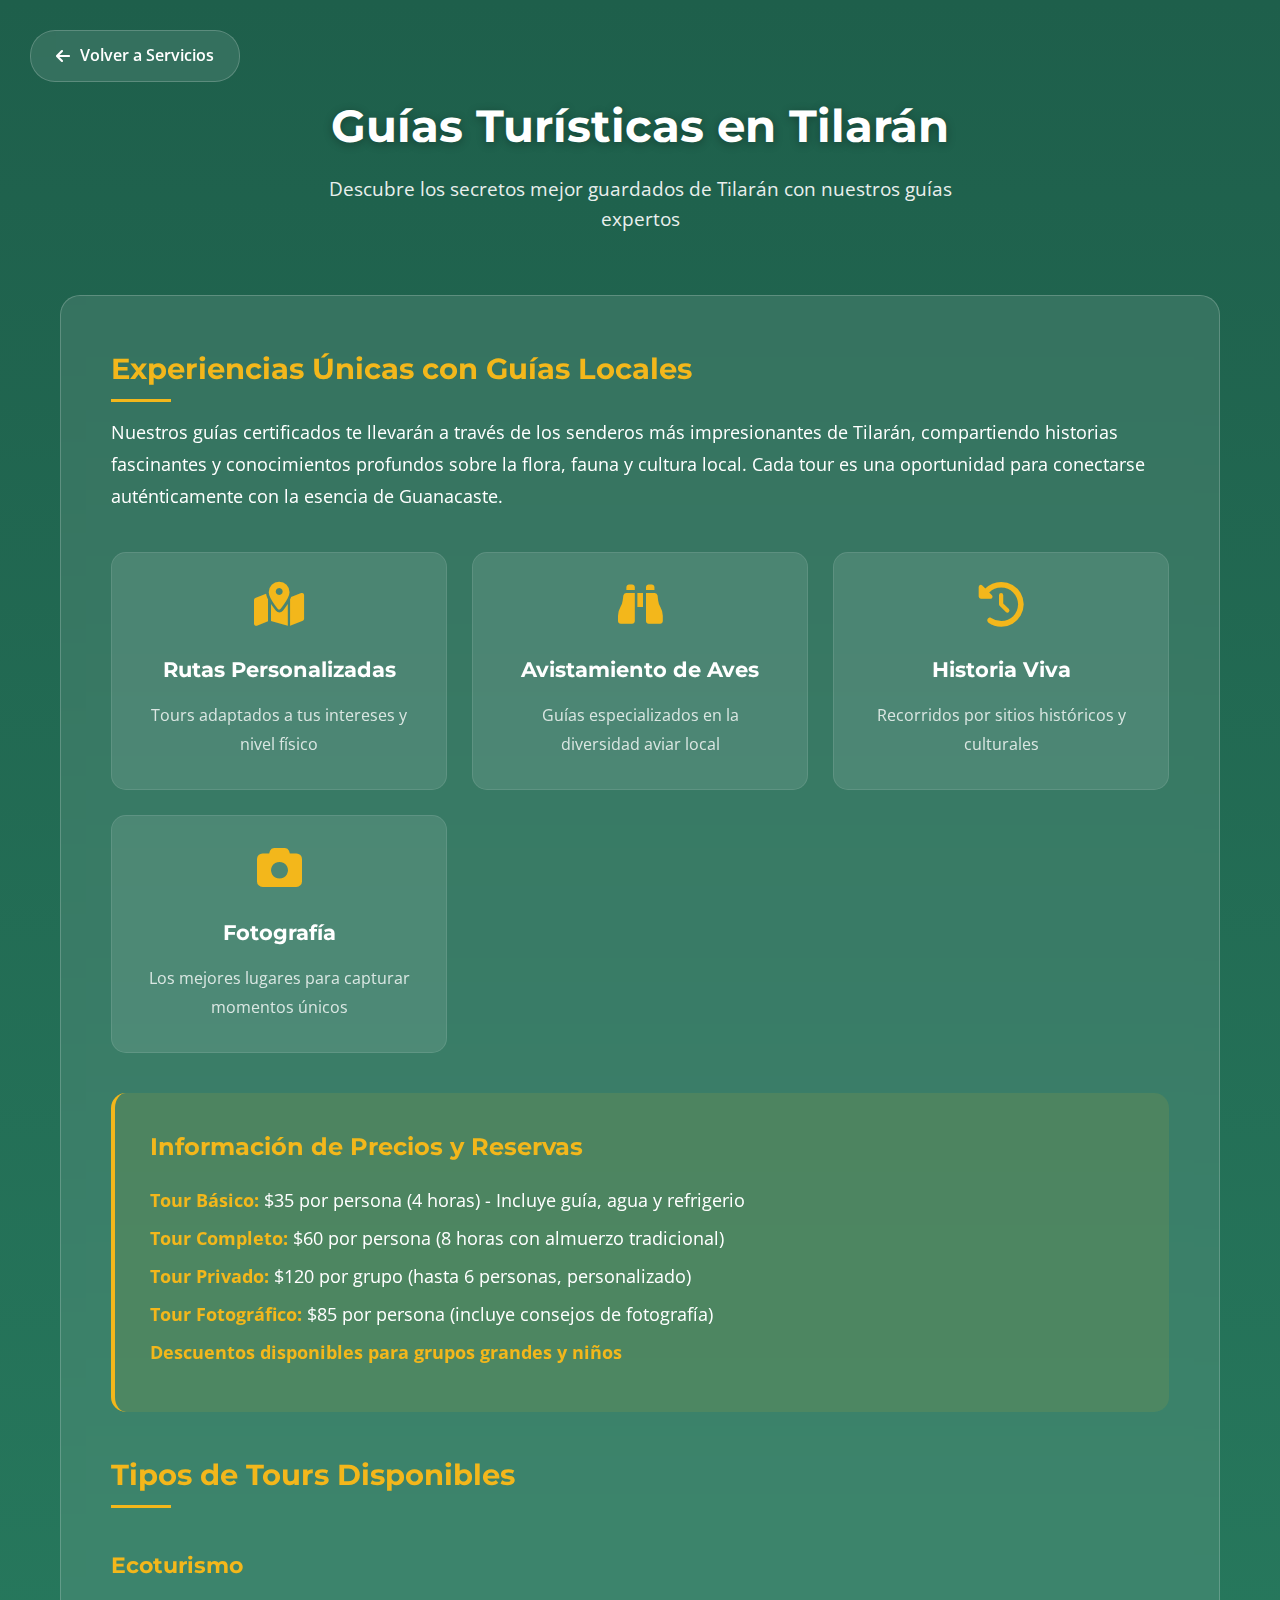
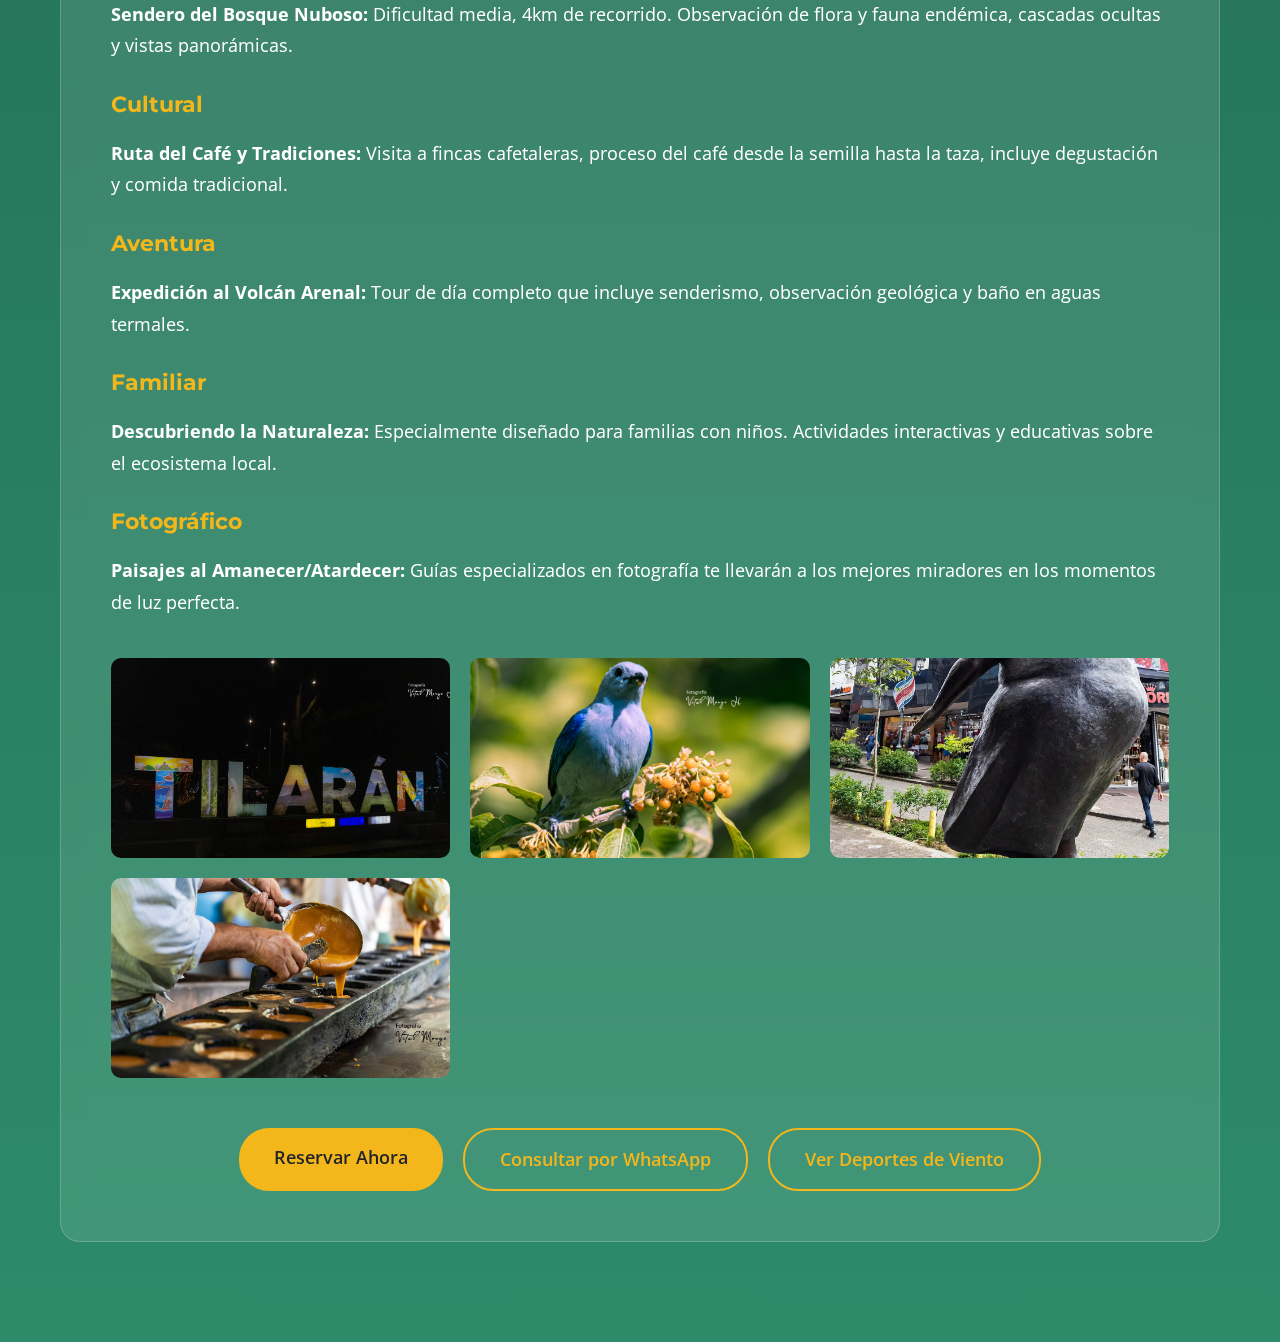
<file: servicios/guias-turisticas.html>
<!DOCTYPE html>
<html lang="es">
<head>
    <meta charset="UTF-8">
    <meta name="viewport" content="width=device-width, initial-scale=1.0">
    <title>Guías Turísticas - Tilarán</title>
    <link rel="stylesheet" href="https://cdnjs.cloudflare.com/ajax/libs/font-awesome/6.4.0/css/all.min.css">
    <link rel="preconnect" href="https://fonts.googleapis.com">
    <link rel="preconnect" href="https://fonts.gstatic.com" crossorigin>
    <link href="https://fonts.googleapis.com/css2?family=Montserrat:wght@400;500;600;700&family=Open+Sans:wght@300;400;600&display=swap" rel="stylesheet">
    <link rel="stylesheet" href="../styles.css">
    <link rel="stylesheet" href="styles/servicios.css">
</head>
<body>
    <div class="back-button">
        <a href="../index.html#servicios">
            <i class="fas fa-arrow-left"></i> Volver a Servicios
        </a>
    </div>

    <section class="service-detail">
        <div class="service-container">
            <div class="service-header">
                <h1>Guías Turísticas en Tilarán</h1>
                <p>Descubre los secretos mejor guardados de Tilarán con nuestros guías expertos</p>
            </div>

            <div class="service-content">
                <div class="service-info">
                    <h2>Experiencias Únicas con Guías Locales</h2>
                    <p>Nuestros guías certificados te llevarán a través de los senderos más impresionantes de Tilarán, compartiendo historias fascinantes y conocimientos profundos sobre la flora, fauna y cultura local. Cada tour es una oportunidad para conectarse auténticamente con la esencia de Guanacaste.</p>
                    
                    <div class="service-features">
                        <div class="feature-item">
                            <i class="fas fa-map-marked-alt"></i>
                            <h3>Rutas Personalizadas</h3>
                            <p>Tours adaptados a tus intereses y nivel físico</p>
                        </div>
                        <div class="feature-item">
                            <i class="fas fa-binoculars"></i>
                            <h3>Avistamiento de Aves</h3>
                            <p>Guías especializados en la diversidad aviar local</p>
                        </div>
                        <div class="feature-item">
                            <i class="fas fa-history"></i>
                            <h3>Historia Viva</h3>
                            <p>Recorridos por sitios históricos y culturales</p>
                        </div>
                        <div class="feature-item">
                            <i class="fas fa-camera"></i>
                            <h3>Fotografía</h3>
                            <p>Los mejores lugares para capturar momentos únicos</p>
                        </div>
                    </div>
                </div>

                <div class="pricing-info">
                    <h3>Información de Precios y Reservas</h3>
                    <p><strong>Tour Básico:</strong> $35 por persona (4 horas) - Incluye guía, agua y refrigerio</p>
                    <p><strong>Tour Completo:</strong> $60 por persona (8 horas con almuerzo tradicional)</p>
                    <p><strong>Tour Privado:</strong> $120 por grupo (hasta 6 personas, personalizado)</p>
                    <p><strong>Tour Fotográfico:</strong> $85 por persona (incluye consejos de fotografía)</p>
                    <p><strong>Descuentos disponibles para grupos grandes y niños</strong></p>
                </div>

                <div class="service-info">
                    <h2>Tipos de Tours Disponibles</h2>
                    
                    <h3>Ecoturismo</h3>
                    <p><strong>Sendero del Bosque Nuboso:</strong> Dificultad media, 4km de recorrido. Observación de flora y fauna endémica, cascadas ocultas y vistas panorámicas.</p>
                    
                    <h3>Cultural</h3>
                    <p><strong>Ruta del Café y Tradiciones:</strong> Visita a fincas cafetaleras, proceso del café desde la semilla hasta la taza, incluye degustación y comida tradicional.</p>
                    
                    <h3>Aventura</h3>
                    <p><strong>Expedición al Volcán Arenal:</strong> Tour de día completo que incluye senderismo, observación geológica y baño en aguas termales.</p>
                    
                    <h3>Familiar</h3>
                    <p><strong>Descubriendo la Naturaleza:</strong> Especialmente diseñado para familias con niños. Actividades interactivas y educativas sobre el ecosistema local.</p>
                    
                    <h3>Fotográfico</h3>
                    <p><strong>Paisajes al Amanecer/Atardecer:</strong> Guías especializados en fotografía te llevarán a los mejores miradores en los momentos de luz perfecta.</p>
                </div>

                <div class="service-gallery">
                    <div class="gallery-item">
                        <img src="../img/tour-1.jpg" alt="Tilarán">
                    </div>
                    <div class="gallery-item">
                        <img src="../img/tour-2.jpg" alt="Avistamiento de aves">
                    </div>
                    <div class="gallery-item">
                        <img src="../img/tour-3.jpg" alt="Obras">
                    </div>
                    <div class="gallery-item">
                        <img src="../img/tour-4.jpg" alt="Tour fotográfico">
                    </div>
                </div>

                <div class="cta-buttons">
                    <a href="../index.html#contacto" class="btn">Reservar Ahora</a>
                    <a href="https://wa.me/50626955050" class="btn btn-outline">Consultar por WhatsApp</a>
                    <a href="../servicios/deportes-viento.html" class="btn btn-outline">Ver Deportes de Viento</a>
                </div>
            </div>
        </div>
    </section>
</body>
</html>
</file>
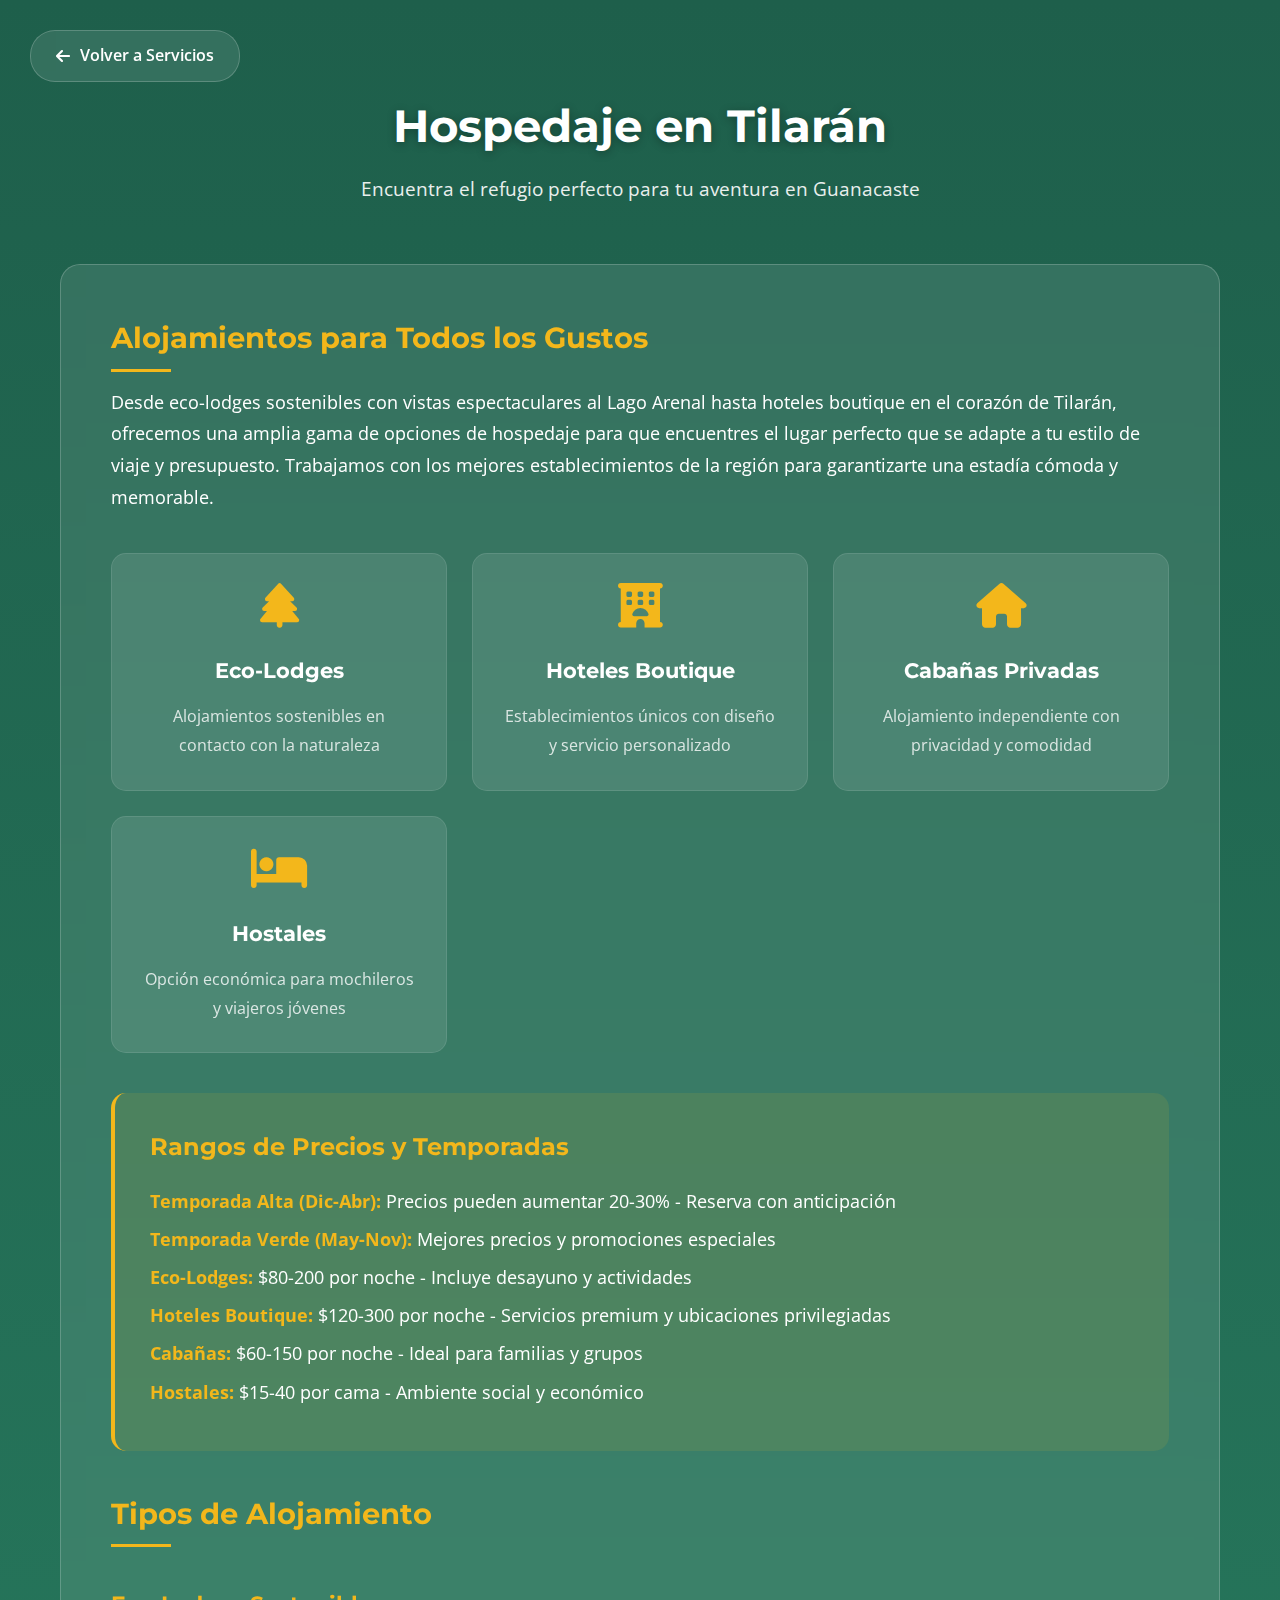
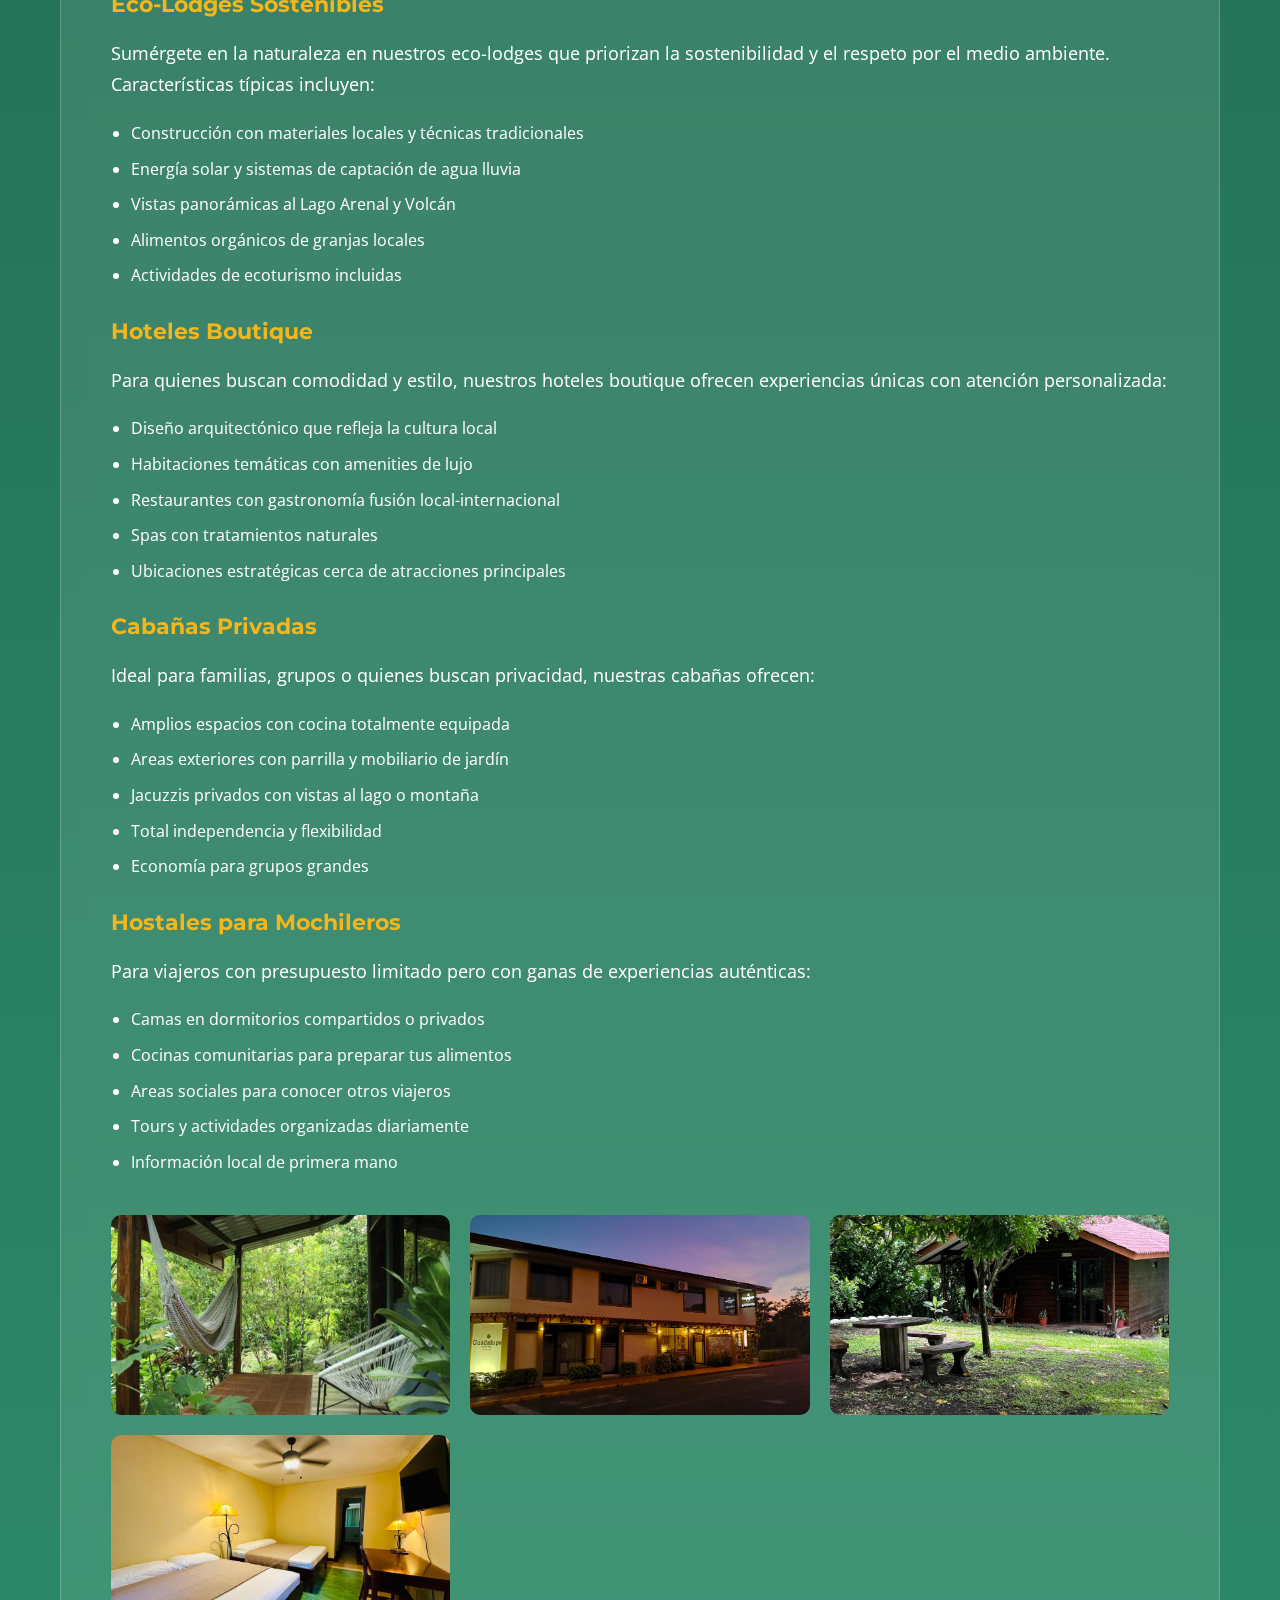
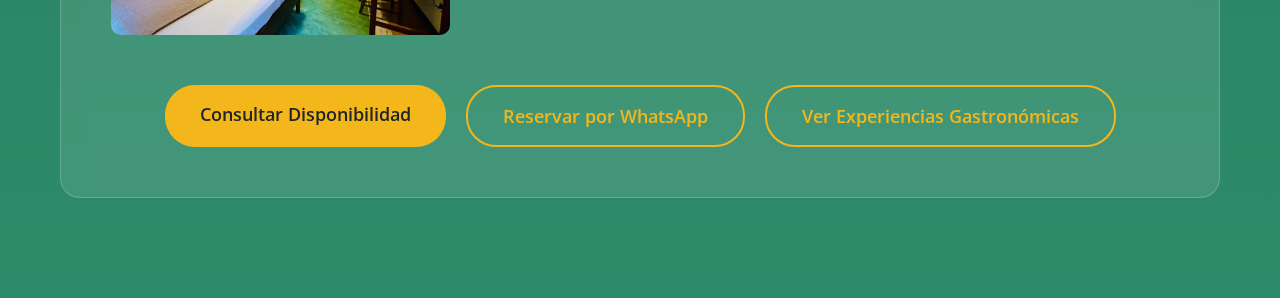
<file: servicios/hospedaje.html>
<!DOCTYPE html>
<html lang="es">
<head>
    <meta charset="UTF-8">
    <meta name="viewport" content="width=device-width, initial-scale=1.0">
    <title>Hospedaje - Tilarán</title>
    <link rel="stylesheet" href="https://cdnjs.cloudflare.com/ajax/libs/font-awesome/6.4.0/css/all.min.css">
    <link rel="preconnect" href="https://fonts.googleapis.com">
    <link rel="preconnect" href="https://fonts.gstatic.com" crossorigin>
    <link href="https://fonts.googleapis.com/css2?family=Montserrat:wght@400;500;600;700&family=Open+Sans:wght@300;400;600&display=swap" rel="stylesheet">
    <link rel="stylesheet" href="../styles.css">
    <link rel="stylesheet" href="styles/servicios.css">
</head>
<body>
    <div class="back-button">
        <a href="../index.html#servicios">
            <i class="fas fa-arrow-left"></i> Volver a Servicios
        </a>
    </div>

    <section class="service-detail">
        <div class="service-container">
            <div class="service-header">
                <h1>Hospedaje en Tilarán</h1>
                <p>Encuentra el refugio perfecto para tu aventura en Guanacaste</p>
            </div>

            <div class="service-content">
                <div class="service-info">
                    <h2>Alojamientos para Todos los Gustos</h2>
                    <p>Desde eco-lodges sostenibles con vistas espectaculares al Lago Arenal hasta hoteles boutique en el corazón de Tilarán, ofrecemos una amplia gama de opciones de hospedaje para que encuentres el lugar perfecto que se adapte a tu estilo de viaje y presupuesto. Trabajamos con los mejores establecimientos de la región para garantizarte una estadía cómoda y memorable.</p>
                    
                    <div class="service-features">
                        <div class="feature-item">
                            <i class="fas fa-tree"></i>
                            <h3>Eco-Lodges</h3>
                            <p>Alojamientos sostenibles en contacto con la naturaleza</p>
                        </div>
                        <div class="feature-item">
                            <i class="fas fa-hotel"></i>
                            <h3>Hoteles Boutique</h3>
                            <p>Establecimientos únicos con diseño y servicio personalizado</p>
                        </div>
                        <div class="feature-item">
                            <i class="fas fa-home"></i>
                            <h3>Cabañas Privadas</h3>
                            <p>Alojamiento independiente con privacidad y comodidad</p>
                        </div>
                        <div class="feature-item">
                            <i class="fas fa-bed"></i>
                            <h3>Hostales</h3>
                            <p>Opción económica para mochileros y viajeros jóvenes</p>
                        </div>
                    </div>
                </div>

                <div class="pricing-info">
                    <h3>Rangos de Precios y Temporadas</h3>
                    <p><strong>Temporada Alta (Dic-Abr):</strong> Precios pueden aumentar 20-30% - Reserva con anticipación</p>
                    <p><strong>Temporada Verde (May-Nov):</strong> Mejores precios y promociones especiales</p>
                    <p><strong>Eco-Lodges:</strong> $80-200 por noche - Incluye desayuno y actividades</p>
                    <p><strong>Hoteles Boutique:</strong> $120-300 por noche - Servicios premium y ubicaciones privilegiadas</p>
                    <p><strong>Cabañas:</strong> $60-150 por noche - Ideal para familias y grupos</p>
                    <p><strong>Hostales:</strong> $15-40 por cama - Ambiente social y económico</p>
                </div>

                <div class="service-info">
                    <h2>Tipos de Alojamiento</h2>
                    
                    <h3>Eco-Lodges Sostenibles</h3>
                    <p>Sumérgete en la naturaleza en nuestros eco-lodges que priorizan la sostenibilidad y el respeto por el medio ambiente. Características típicas incluyen:</p>
                    <ul>
                        <li>Construcción con materiales locales y técnicas tradicionales</li>
                        <li>Energía solar y sistemas de captación de agua lluvia</li>
                        <li>Vistas panorámicas al Lago Arenal y Volcán</li>
                        <li>Alimentos orgánicos de granjas locales</li>
                        <li>Actividades de ecoturismo incluidas</li>
                    </ul>
                    
                    <h3>Hoteles Boutique</h3>
                    <p>Para quienes buscan comodidad y estilo, nuestros hoteles boutique ofrecen experiencias únicas con atención personalizada:</p>
                    <ul>
                        <li>Diseño arquitectónico que refleja la cultura local</li>
                        <li>Habitaciones temáticas con amenities de lujo</li>
                        <li>Restaurantes con gastronomía fusión local-internacional</li>
                        <li>Spas con tratamientos naturales</li>
                        <li>Ubicaciones estratégicas cerca de atracciones principales</li>
                    </ul>
                    
                    <h3>Cabañas Privadas</h3>
                    <p>Ideal para familias, grupos o quienes buscan privacidad, nuestras cabañas ofrecen:</p>
                    <ul>
                        <li>Amplios espacios con cocina totalmente equipada</li>
                        <li>Areas exteriores con parrilla y mobiliario de jardín</li>
                        <li>Jacuzzis privados con vistas al lago o montaña</li>
                        <li>Total independencia y flexibilidad</li>
                        <li>Economía para grupos grandes</li>
                    </ul>
                    
                    <h3>Hostales para Mochileros</h3>
                    <p>Para viajeros con presupuesto limitado pero con ganas de experiencias auténticas:</p>
                    <ul>
                        <li>Camas en dormitorios compartidos o privados</li>
                        <li>Cocinas comunitarias para preparar tus alimentos</li>
                        <li>Areas sociales para conocer otros viajeros</li>
                        <li>Tours y actividades organizadas diariamente</li>
                        <li>Información local de primera mano</li>
                    </ul>
                </div>

                <div class="service-gallery">
                    <div class="gallery-item">
                        <img src="../img/eco-lodge.jpg" alt="Eco-Lodge con vista al lago">
                    </div>
                    <div class="gallery-item">
                        <img src="../img/hotel.jpg" alt="Hotel en Tilarán">
                    </div>
                    <div class="gallery-item">
                        <img src="../img/cabaña.jpg" alt="Cabaña privada">
                    </div>
                    <div class="gallery-item">
                        <img src="../img/hostel.jpg" alt="Hostal para mochileros">
                    </div>
                </div>

                <div class="cta-buttons">
                    <a href="../index.html#contacto" class="btn">Consultar Disponibilidad</a>
                    <a href="https://wa.me/50626955050" class="btn btn-outline">Reservar por WhatsApp</a>
                    <a href="../servicios/gastronomia.html" class="btn btn-outline">Ver Experiencias Gastronómicas</a>
                </div>
            </div>
        </div>
    </section>
</body>
</html>
</file>
<file: styles.css>
* {
    margin: 0;
    padding: 0;
    box-sizing: border-box;
}

:root {
    --primary: #1e5f4b;
    --secondary: #2d8b6a;
    --accent: #f3b71b;
    --light: #f8f9fa;
    --dark: #212529;
    --gray: #6c757d;
    --light-gray: #e9ecef;
}

body {
    font-family: 'Open Sans', sans-serif;
    background-color: #f0f2f5;
    color: var(--dark);
    line-height: 1.6;
    overflow-x: hidden;
}

h1, h2, h3, h4, h5, h6 {
    font-family: 'Montserrat', sans-serif;
    font-weight: 700;
}

.container {
    max-width: 1200px;
    margin: 0 auto;
    padding: 0 20px;
}

.btn {
    display: inline-block;
    background: var(--primary);
    color: white;
    padding: 12px 30px;
    border-radius: 30px;
    text-decoration: none;
    font-weight: 600;
    transition: all 0.3s ease;
    border: none;
    cursor: pointer;
    font-size: 1rem;
    text-align: center;
}

.btn:hover {
    background: var(--secondary);
    transform: translateY(-3px);
    box-shadow: 0 5px 15px rgba(0, 0, 0, 0.1);
}

.btn-outline {
    background: transparent;
    border: 2px solid var(--primary);
    color: var(--primary);
}

.btn-outline:hover {
    background: var(--primary);
    color: white;
}

section {
    padding: 100px 0;
}

.section-title {
    text-align: center;
    margin-bottom: 60px;
}

.section-title h2 {
    font-size: 2.5rem;
    color: var(--primary);
    position: relative;
    display: inline-block;
    margin-bottom: 15px;
}

.section-title h2::after {
    content: '';
    position: absolute;
    bottom: -15px;
    left: 50%;
    transform: translateX(-50%);
    width: 80px;
    height: 4px;
    background: var(--accent);
}

.section-title p {
    font-size: 1.2rem;
    color: var(--gray);
    max-width: 700px;
    margin: 20px auto 0;
}

/* HEADER Y NAVEGACIÓN */
header {
    position: fixed;
    top: 0;
    left: 0;
    width: 100%;
    padding: 20px 0;
    z-index: 1000;
    transition: all 0.3s ease;
    background: transparent;
}

header.scrolled {
    background: rgba(30, 95, 75, 0.95);
    padding: 15px 0;
    box-shadow: 0 5px 20px rgba(0, 0, 0, 0.1);
    backdrop-filter: blur(5px);
}

.nav-container {
    display: flex;
    justify-content: space-between;
    align-items: center;
}

.logo {
    display: flex;
    align-items: center;
    gap: 15px;
}

.logo-icon {
    width: 50px;
    height: 50px;
    background: var(--accent);
    border-radius: 50%;
    display: flex;
    align-items: center;
    justify-content: center;
    color: white;
    font-size: 1.5rem;
}

.logo h1 {
    font-size: 1.8rem;
    color: white;
    margin-bottom: 0;
    line-height: 1.2;
}

.logo h1 span {
    display: block;
    font-size: 0.9rem;
    font-weight: 400;
    color: rgba(255, 255, 255, 0.8);
}

.nav-links {
    display: flex;
    list-style: none;
}

.nav-links li {
    margin-left: 30px;
}

.nav-links a {
    color: white;
    text-decoration: none;
    font-weight: 500;
    font-size: 1.1rem;
    transition: all 0.3s ease;
    position: relative;
}

.nav-links a::after {
    content: '';
    position: absolute;
    bottom: -5px;
    left: 0;
    width: 0;
    height: 2px;
    background: var(--accent);
    transition: width 0.3s ease;
}

.nav-links a:hover::after {
    width: 100%;
}

.nav-links a:hover {
    color: var(--accent);
}

/* MENÚ HAMBURGUESA */
.menu-toggle {
    display: none;
    cursor: pointer;
    z-index: 2000;
}

.menu-toggle i {
    font-size: 28px;
    color: white;
}

/* MENÚ LATERAL */
.sidebar {
    position: fixed;
    top: 0;
    right: -320px;
    width: 320px;
    height: 100%;
    background: var(--primary);
    z-index: 1500;
    transition: all 0.4s ease;
    padding: 100px 30px 30px;
    box-shadow: -5px 0 25px rgba(0, 0, 0, 0.2);
}

.sidebar.active {
    right: 0;
}

.sidebar-links {
    list-style: none;
    max-height: calc(100vh - 130px);
    overflow-y: auto;
    padding-right: 10px;
}

/* Scrollbar personalizado para sidebar */
.sidebar-links::-webkit-scrollbar {
    width: 6px;
}

.sidebar-links::-webkit-scrollbar-track {
    background: rgba(255, 255, 255, 0.1);
    border-radius: 3px;
}

.sidebar-links::-webkit-scrollbar-thumb {
    background: var(--accent);
    border-radius: 3px;
}

.sidebar-links li {
    margin-bottom: 15px;
}

.sidebar-links a {
    display: block;
    color: white;
    text-decoration: none;
    font-size: 1.1rem;
    padding: 12px 20px;
    border-radius: 5px;
    transition: all 0.3s ease;
    background: rgba(255, 255, 255, 0.05);
}

.sidebar-links a:hover {
    background: rgba(255, 255, 255, 0.1);
    transform: translateX(5px);
}

.sidebar-links i {
    margin-right: 15px;
    width: 25px;
    text-align: center;
    color: var(--accent);
}

.close-sidebar {
    position: absolute;
    top: 25px;
    right: 25px;
    font-size: 24px;
    color: white;
    cursor: pointer;
    transition: all 0.3s ease;
}

.close-sidebar:hover {
    color: var(--accent);
    transform: rotate(90deg);
}

/* HERO SECTION - CORREGIDO PARA MÓVIL */
.hero {
    height: 100vh;
    min-height: 100vh;
    background: linear-gradient(rgba(0, 0, 0, 0.5), rgba(0, 0, 0, 0.5)), url('img/hero-background.jpg') no-repeat center center/cover;
    display: flex;
    align-items: center;
    text-align: center;
    color: white;
    position: relative;
    overflow: hidden;
    padding-bottom: 100px;
}

.hero-content {
    max-width: 800px;
    margin: 0 auto;
    padding-top: 80px;
    position: relative;
    z-index: 2;
    padding-bottom: 40px;
}

.hero h1 {
    font-size: 3.5rem;
    margin-bottom: 20px;
    text-shadow: 0 2px 10px rgba(0, 0, 0, 0.3);
    line-height: 1.2;
}

.hero p {
    font-size: 1.3rem;
    margin-bottom: 30px;
    max-width: 700px;
    margin-left: auto;
    margin-right: auto;
    font-weight: 300;
}

.hero-btns {
    display: flex;
    justify-content: center;
    gap: 20px;
    margin-top: 40px;
}

/* SCROLL DOWN ARROW - POSICIÓN CORREGIDA */
.scroll-down {
    position: absolute;
    bottom: -100px;
    left: 50%;
    transform: translateX(-50%);
    color: white;
    font-size: 2rem;
    animation: bounce 2s infinite;
    cursor: pointer;
    opacity: 0.8;
    transition: all 0.3s ease;
    z-index: 10;
}

.scroll-down:hover {
    opacity: 1;
    color: var(--accent);
    transform: translateX(-50%) scale(1.1);
}

@keyframes bounce {
    0%, 20%, 50%, 80%, 100% {
        transform: translateY(0) translateX(-50%);
    }
    40% {
        transform: translateY(-15px) translateX(-50%);
    }
    60% {
        transform: translateY(-8px) translateX(-50%);
    }
}

/* INFO SECTION */
.info {
    background: white;
    position: relative;
    z-index: 1;
    padding: 100px 0;
}

.info-content {
    display: flex;
    gap: 50px;
    align-items: center;
}

.info-text {
    flex: 1;
}

.info-text h3 {
    color: var(--secondary);
    font-size: 1.8rem;
    margin-bottom: 20px;
}

.info-text p {
    margin-bottom: 20px;
    color: var(--gray);
    font-size: 1.1rem;
    line-height: 1.8;
}

.stats {
    display: grid;
    grid-template-columns: repeat(auto-fit, minmax(180px, 1fr));
    gap: 20px;
    margin-top: 30px;
}

.stat-item {
    display: flex;
    align-items: center;
    gap: 15px;
    background: var(--light);
    padding: 15px;
    border-radius: 10px;
    transition: all 0.3s ease;
}

.stat-item:hover {
    transform: translateY(-5px);
    box-shadow: 0 5px 15px rgba(0, 0, 0, 0.05);
}

.stat-item i {
    font-size: 1.8rem;
    color: var(--accent);
}

.stat-item span {
    font-size: 1.5rem;
    font-weight: 700;
    color: var(--primary);
    display: block;
    line-height: 1.2;
}

.stat-item p {
    margin: 0;
    color: var(--gray);
    font-size: 0.9rem;
}

.info-img {
    flex: 1;
}

.image-frame {
    border-radius: 15px;
    overflow: hidden;
    box-shadow: 0 15px 50px rgba(0, 0, 0, 0.1);
    position: relative;
    padding-top: 58%;
}

.image-frame img {
    position: absolute;
    top: 0;
    left: 0;
    width: 100%;
    height: 100%;
    object-fit: cover;
    transition: transform 0.5s ease;
}

.image-frame:hover img {
    transform: scale(1.05);
}

/* SERVICES SECTION */
.services {
    background: linear-gradient(to bottom, var(--primary), var(--secondary));
    color: white;
    position: relative;
    overflow: hidden;
}

.services::before {
    content: '';
    position: absolute;
    top: -50px;
    left: 0;
    width: 100%;
    height: 100px;
    background: white;
    transform: skewY(-2deg);
    z-index: 1;
}

.services .section-title h2 {
    color: white;
}

.services-grid {
    display: grid;
    grid-template-columns: repeat(auto-fit, minmax(250px, 1fr));
    gap: 30px;
    margin-top: 30px;
}

.service-card {
    background: rgba(255, 255, 255, 0.1);
    border-radius: 15px;
    padding: 40px 30px;
    text-align: center;
    transition: all 0.3s ease;
    backdrop-filter: blur(5px);
    border: 1px solid rgba(255, 255, 255, 0.2);
}

.service-card:hover {
    transform: translateY(-10px);
    background: rgba(255, 255, 255, 0.15);
    box-shadow: 0 15px 30px rgba(0, 0, 0, 0.2);
}

.service-icon {
    font-size: 3rem;
    margin-bottom: 25px;
    color: var(--accent);
    display: inline-block;
    transition: all 0.3s ease;
}

.service-card:hover .service-icon {
    transform: scale(1.2);
}

.service-card h3 {
    font-size: 1.5rem;
    margin-bottom: 15px;
}

.service-card p {
    margin-bottom: 20px;
    font-size: 1.05rem;
    line-height: 1.6;
}

.service-card a {
    color: var(--accent);
    text-decoration: none;
    font-weight: 600;
    font-size: 0.95rem;
    transition: all 0.3s ease;
    display: inline-flex;
    align-items: center;
    gap: 5px;
}

.service-card a:hover {
    gap: 10px;
    color: white;
}

/* FEATURES SECTION */
.features {
    background: var(--light);
}

.features-grid {
    display: grid;
    grid-template-columns: repeat(auto-fit, minmax(250px, 1fr));
    gap: 30px;
}

.feature-card {
    background: white;
    border-radius: 15px;
    overflow: hidden;
    box-shadow: 0 5px 25px rgba(0, 0, 0, 0.05);
    transition: all 0.3s ease;
}

.feature-card:hover {
    transform: translateY(-10px);
    box-shadow: 0 15px 35px rgba(0, 0, 0, 0.1);
}

.feature-img {
    height: 220px;
    overflow: hidden;
}

.feature-img img {
    width: 100%;
    height: 100%;
    object-fit: cover;
    transition: transform 0.5s ease;
}

.feature-card:hover .feature-img img {
    transform: scale(1.1);
}

.feature-content {
    padding: 25px;
}

.feature-content h3 {
    color: var(--primary);
    font-size: 1.4rem;
    margin-bottom: 15px;
}

.feature-content p {
    color: var(--gray);
    margin-bottom: 20px;
    line-height: 1.7;
}

/* CONTACT SECTION */
.contact {
    background: linear-gradient(to bottom, var(--secondary), var(--primary));
    color: white;
    position: relative;
}

.contact::before {
    content: '';
    position: absolute;
    top: -50px;
    left: 0;
    width: 100%;
    height: 100px;
    background: white;
    transform: skewY(-2deg);
    z-index: 1;
}

.contact-container {
    display: grid;
    grid-template-columns: repeat(auto-fit, minmax(300px, 1fr));
    gap: 50px;
    position: relative;
    z-index: 2;
}

.contact-info h3 {
    font-size: 1.8rem;
    margin-bottom: 20px;
    color: white;
}

.contact-info p {
    margin-bottom: 30px;
    font-size: 1.1rem;
    line-height: 1.7;
}

.contact-details {
    margin-top: 30px;
}

.contact-details div {
    margin-bottom: 20px;
    display: flex;
    align-items: flex-start;
    gap: 15px;
}

.contact-details i {
    font-size: 1.3rem;
    color: var(--accent);
    margin-top: 5px;
}

.contact-details span {
    flex: 1;
    font-size: 1.05rem;
}

.map {
    margin-top: 40px;
    border-radius: 10px;
    overflow: hidden;
    box-shadow: 0 10px 30px rgba(0, 0, 0, 0.1);
}

.contact-form {
    background: rgba(255, 255, 255, 0.1);
    padding: 40px 30px;
    border-radius: 15px;
    backdrop-filter: blur(5px);
    border: 1px solid rgba(255, 255, 255, 0.2);
}

.form-group {
    margin-bottom: 25px;
}

.form-group label {
    display: block;
    margin-bottom: 8px;
    font-weight: 500;
    font-size: 1.05rem;
}

.form-control {
    width: 100%;
    padding: 15px;
    border: none;
    border-radius: 8px;
    background: rgba(255, 255, 255, 0.9);
    font-size: 1rem;
    font-family: 'Open Sans', sans-serif;
    transition: all 0.3s ease;
}

.form-control:focus {
    outline: none;
    background: white;
    box-shadow: 0 0 0 3px rgba(243, 183, 27, 0.3);
}

textarea.form-control {
    min-height: 150px;
    resize: vertical;
}

/* FOOTER */
footer {
    background: var(--dark);
    color: white;
    padding: 70px 0 20px;
}

.footer-content {
    display: grid;
    grid-template-columns: repeat(auto-fit, minmax(250px, 1fr));
    gap: 40px;
    margin-bottom: 50px;
}

.footer-about {
    padding-right: 20px;
}

.footer-logo {
    font-size: 2rem;
    font-weight: 700;
    color: white;
    margin-bottom: 20px;
    font-family: 'Montserrat', sans-serif;
}

.footer-logo span {
    color: var(--accent);
}

.footer-about p {
    color: #adb5bd;
    margin-bottom: 25px;
    line-height: 1.7;
}

.social-icons {
    display: flex;
    gap: 15px;
}

.social-icons a {
    display: flex;
    align-items: center;
    justify-content: center;
    width: 45px;
    height: 45px;
    background: rgba(255, 255, 255, 0.1);
    border-radius: 50%;
    color: white;
    font-size: 1.2rem;
    transition: all 0.3s ease;
}

.social-icons a:hover {
    background: var(--accent);
    transform: translateY(-5px);
}

.footer-links h4, .footer-newsletter h4 {
    margin-bottom: 25px;
    font-size: 1.3rem;
    position: relative;
    display: inline-block;
    padding-bottom: 10px;
}

.footer-links h4::after, .footer-newsletter h4::after {
    content: '';
    position: absolute;
    bottom: 0;
    left: 0;
    width: 40px;
    height: 3px;
    background: var(--accent);
}

.footer-links ul {
    list-style: none;
}

.footer-links li {
    margin-bottom: 12px;
}

.footer-links a {
    color: #adb5bd;
    text-decoration: none;
    transition: all 0.3s ease;
    font-size: 1.05rem;
}

.footer-links a:hover {
    color: var(--accent);
    padding-left: 5px;
}

.footer-newsletter p {
    color: #adb5bd;
    margin-bottom: 20px;
    line-height: 1.7;
}

.footer-newsletter .form-group {
    position: relative;
}

.footer-newsletter .form-control {
    padding: 15px 20px;
    background: rgba(255, 255, 255, 0.1);
    border: 1px solid rgba(255, 255, 255, 0.2);
    color: white;
    font-size: 1rem;
}

.footer-newsletter .form-control::placeholder {
    color: rgba(255, 255, 255, 0.6);
}

.footer-newsletter .btn {
    width: 100%;
    margin-top: 10px;
    background: var(--accent);
    color: var(--dark);
    font-weight: 700;
}

.footer-newsletter .btn:hover {
    background: white;
}

.copyright {
    padding-top: 30px;
    border-top: 1px solid rgba(255, 255, 255, 0.1);
    color: #adb5bd;
    font-size: 0.95rem;
    text-align: center;
}

/* ===== MEJORAS PREMIUM PARA DROPDOWN DE FUNCIONES ===== */

/* Dropdown de Funciones - Versión Desktop Premium */
.dropdown {
    position: relative;
}

.dropdown-menu {
    position: absolute;
    top: 100%;
    left: 50%;
    transform: translateX(-50%) translateY(15px);
    background: linear-gradient(135deg, #1e5f4b 0%, #2d8b6a 100%);
    min-width: 280px;
    box-shadow: 
        0 20px 40px rgba(0, 0, 0, 0.15),
        0 5px 15px rgba(0, 0, 0, 0.1),
        inset 0 1px 0 rgba(255, 255, 255, 0.1);
    border-radius: 20px;
    padding: 15px;
    opacity: 0;
    visibility: hidden;
    transition: all 0.4s cubic-bezier(0.175, 0.885, 0.32, 1.275);
    z-index: 1000;
    border: 1px solid rgba(255, 255, 255, 0.1);
    backdrop-filter: blur(10px);
}

.dropdown:hover .dropdown-menu {
    opacity: 1;
    visibility: visible;
    transform: translateX(-50%) translateY(10px);
}

.dropdown-menu::before {
    content: '';
    position: absolute;
    top: -8px;
    left: 50%;
    transform: translateX(-50%);
    width: 0;
    height: 0;
    border-left: 10px solid transparent;
    border-right: 10px solid transparent;
    border-bottom: 10px solid #1e5f4b;
}

.dropdown-menu li {
    margin: 5px 0;
    position: relative;
    overflow: hidden;
}

.dropdown-menu li::before {
    content: '';
    position: absolute;
    left: -100%;
    top: 0;
    width: 100%;
    height: 100%;
    background: linear-gradient(90deg, transparent, rgba(255, 255, 255, 0.1), transparent);
    transition: left 0.6s ease;
}

.dropdown-menu li:hover::before {
    left: 100%;
}

.dropdown-menu a {
    color: white !important;
    padding: 15px 20px;
    display: flex;
    align-items: center;
    gap: 15px;
    transition: all 0.3s ease;
    border-radius: 12px;
    background: rgba(255, 255, 255, 0.05);
    border: 1px solid rgba(255, 255, 255, 0.1);
    position: relative;
    z-index: 1;
    font-weight: 500;
    text-shadow: 0 1px 2px rgba(0, 0, 0, 0.2);
}

.dropdown-menu a:hover {
    background: rgba(255, 255, 255, 0.15);
    transform: translateX(8px);
    box-shadow: 0 5px 15px rgba(0, 0, 0, 0.2);
    border-color: rgba(255, 255, 255, 0.2);
}

.dropdown-menu a i:first-child {
    font-size: 1.3rem;
    color: var(--accent);
    width: 25px;
    text-align: center;
    transition: all 0.3s ease;
}

.dropdown-menu a:hover i:first-child {
    transform: scale(1.2);
    color: #ffd700;
}

.dropdown-menu a i.fa-chevron-down {
    margin-left: auto;
    font-size: 0.9rem;
    opacity: 0.7;
    transition: transform 0.3s ease;
}

/* Efecto de partículas decorativas */
.dropdown-menu::after {
    content: '';
    position: absolute;
    top: 0;
    left: 0;
    right: 0;
    bottom: 0;
    background: 
        radial-gradient(circle at 20% 80%, rgba(243, 183, 27, 0.1) 0%, transparent 50%),
        radial-gradient(circle at 80% 20%, rgba(255, 255, 255, 0.05) 0%, transparent 50%);
    border-radius: 20px;
    pointer-events: none;
}

/* ===== SIDEBAR MOBILE PREMIUM ===== */
.sidebar-dropdown {
    position: relative;
}

.sidebar-dropdown .dropdown-toggle {
    display: flex;
    align-items: center;
    justify-content: space-between;
    padding: 15px 20px;
    background: rgba(255, 255, 255, 0.05);
    border-radius: 10px;
    margin-bottom: 10px;
    transition: all 0.3s ease;
    border: 1px solid rgba(255, 255, 255, 0.1);
}

.sidebar-dropdown .dropdown-toggle:hover {
    background: rgba(255, 255, 255, 0.1);
    transform: translateX(5px);
}

.sidebar-dropdown .dropdown-toggle i.fa-chevron-down {
    transition: transform 0.4s cubic-bezier(0.175, 0.885, 0.32, 1.275);
    font-size: 0.9rem;
}

.sidebar-dropdown.active .dropdown-toggle i.fa-chevron-down {
    transform: rotate(180deg);
}

.sidebar-dropdown.active .dropdown-toggle {
    background: rgba(255, 255, 255, 0.15);
    border-color: rgba(243, 183, 27, 0.3);
}

.sidebar-submenu {
    max-height: 0;
    overflow: hidden;
    transition: max-height 0.6s cubic-bezier(0.175, 0.885, 0.32, 1.275);
    padding-left: 0;
    background: rgba(0, 0, 0, 0.1);
    border-radius: 0 0 10px 10px;
    margin-top: -10px;
    position: relative;
}

.sidebar-dropdown.active .sidebar-submenu {
    max-height: 300px;
}

.sidebar-submenu li {
    margin: 0;
    opacity: 0;
    transform: translateX(-20px);
    transition: all 0.4s ease;
}

.sidebar-dropdown.active .sidebar-submenu li {
    opacity: 1;
    transform: translateX(0);
}

.sidebar-dropdown.active .sidebar-submenu li:nth-child(1) { transition-delay: 0.1s; }
.sidebar-dropdown.active .sidebar-submenu li:nth-child(2) { transition-delay: 0.2s; }
.sidebar-dropdown.active .sidebar-submenu li:nth-child(3) { transition-delay: 0.3s; }

.sidebar-submenu a {
    padding: 15px 20px 15px 50px;
    background: transparent;
    border: none;
    border-radius: 0;
    position: relative;
    font-size: 1rem;
}

.sidebar-submenu a::before {
    content: '';
    position: absolute;
    left: 30px;
    top: 50%;
    transform: translateY(-50%);
    width: 6px;
    height: 6px;
    background: var(--accent);
    border-radius: 50%;
    transition: all 0.3s ease;
}

.sidebar-submenu a:hover::before {
    width: 12px;
    height: 12px;
    left: 27px;
}

.sidebar-submenu a:hover {
    background: rgba(255, 255, 255, 0.05);
    transform: translateX(8px);
    padding-left: 55px;
}

/* Indicador visual de estado activo */
.sidebar-dropdown .dropdown-toggle::after {
    content: '';
    position: absolute;
    right: 20px;
    top: 50%;
    transform: translateY(-50%);
    width: 8px;
    height: 8px;
    background: var(--accent);
    border-radius: 50%;
    opacity: 0;
    transition: opacity 0.3s ease;
}

.sidebar-dropdown.active .dropdown-toggle::after {
    opacity: 1;
    animation: pulse 2s infinite;
}

@keyframes pulse {
    0% { box-shadow: 0 0 0 0 rgba(243, 183, 27, 0.7); }
    70% { box-shadow: 0 0 0 10px rgba(243, 183, 27, 0); }
    100% { box-shadow: 0 0 0 0 rgba(243, 183, 27, 0); }
}

/* RESPONSIVE */
@media (max-width: 992px) {
    .hero h1 {
        font-size: 2.8rem;
    }
    
    .info-content {
        flex-direction: column;
    }
    
    .info-img {
        width: 100%;
        margin-top: 40px;
    }
    
    .section-title h2 {
        font-size: 2.2rem;
    }
}

@media (max-width: 768px) {
    .nav-links {
        display: none;
    }
    
    .menu-toggle {
        display: block;
    }
    
    .hero {
        height: 100vh;
        min-height: 100vh;
        padding: 0;
        display: flex;
        align-items: center;
        justify-content: center;
        padding-bottom: 80px;
    }
    
    .hero-content {
        padding: 20px;
        padding-top: 100px;
        width: 100%;
        max-width: 90%;
        padding-bottom: 30px;
    }
    
    .hero h1 {
        font-size: 2.3rem;
    }
    
    .hero p {
        font-size: 1.1rem;
    }
    
    .hero-btns {
        flex-direction: column;
        align-items: center;
        gap: 15px;
        margin-bottom: 40px;
    }
    
    .scroll-down {
        bottom: -170px;
        font-size: 1.8rem;
    }
    
    section {
        padding: 80px 0;
    }
    
    .info {
        padding: 80px 0;
    }
    
    .stats {
        grid-template-columns: repeat(2, 1fr);
    }
    
    .dropdown-menu {
        position: fixed;
        top: auto;
        bottom: 80px;
        left: 50%;
        transform: translateX(-50%) translateY(20px);
        min-width: 90%;
        max-width: 400px;
        border-radius: 20px;
        box-shadow: 
            0 -10px 30px rgba(0, 0, 0, 0.3),
            0 5px 15px rgba(0, 0, 0, 0.2);
    }
    
    .dropdown-menu::before {
        top: auto;
        bottom: -8px;
        border-top: 10px solid #1e5f4b;
        border-bottom: none;
    }
    
    .dropdown:hover .dropdown-menu {
        transform: translateX(-50%) translateY(0);
    }
    
    /* MEJORAS ESPECÍFICAS PARA MÓVIL - SIDEBAR SCROLLABLE */
    .sidebar {
        width: 100%;
        max-width: 320px;
        padding: 100px 20px 30px;
    }
    
    .sidebar-links {
        max-height: calc(100vh - 130px);
        overflow-y: auto;
        -webkit-overflow-scrolling: touch;
        padding-right: 5px;
    }
    
    .sidebar-dropdown.active .sidebar-submenu {
        max-height: 500px;
        overflow-y: visible;
    }
    
    .sidebar-submenu {
        overflow: visible;
    }
    
    .sidebar-submenu a {
        padding: 18px 20px 18px 60px;
        font-size: 1.1rem;
    }
    
    .sidebar-submenu a::before {
        left: 35px;
        width: 8px;
        height: 8px;
    }
    
    .sidebar-submenu a:hover::before {
        width: 14px;
        height: 14px;
        left: 32px;
    }
    
    /* Asegurar que el sidebar sea completamente scrollable */
    .sidebar.active {
        overflow-y: auto;
    }
    
    body.sidebar-open {
        overflow: hidden;
        position: fixed;
        width: 100%;
        height: 100%;
    }
}

@media (max-width: 576px) {
    .hero {
        height: 100vh;
        min-height: 100vh;
        padding-bottom: 70px;
    }
    
    .hero-content {
        padding-top: 90px;
        max-width: 95%;
        padding-bottom: 20px;
    }
    
    .hero h1 {
        font-size: 2rem;
        margin-bottom: 15px;
    }
    
    .hero p {
        font-size: 1rem;
        margin-bottom: 25px;
    }
    
    .hero-btns {
        margin-bottom: 50px;
        gap: 12px;
    }
    
    .scroll-down {
        bottom: -100px;
        font-size: 1.6rem;
    }
    
    .section-title h2 {
        font-size: 1.8rem;
    }
    
    .service-card, .feature-card {
        padding: 30px 20px;
    }
    
    .stats {
        grid-template-columns: 1fr;
    }
    
    .copyright p {
        font-size: 0.85rem;
    }
    
    /* MEJORAS ADICIONALES PARA MÓVIL PEQUEÑO */
    .sidebar {
        max-width: 280px;
        padding: 90px 15px 25px;
    }
    
    .sidebar-links a {
        padding: 15px;
        font-size: 1rem;
    }
    
    .sidebar-dropdown .dropdown-toggle {
        padding: 15px;
    }
    
    .sidebar-submenu a {
        padding: 15px 15px 15px 45px;
        font-size: 0.95rem;
    }
    
    .sidebar-submenu a::before {
        left: 25px;
    }
}

/* ANIMACIONES ADICIONALES */
@keyframes fadeInUp {
    from {
        opacity: 0;
        transform: translateY(30px);
    }
    to {
        opacity: 1;
        transform: translateY(0);
    }
}

.animate-fadeInUp {
    animation: fadeInUp 0.8s ease forwards;
}

/* Scroll suave */
html {
    scroll-behavior: smooth;
}

/* Loading optimizado */
.loading {
    opacity: 0;
    transition: opacity 0.3s ease;
}

.loaded {
    opacity: 1;
}

/* Mejoras de rendimiento para móviles */
@media (max-width: 768px) {
    * {
        -webkit-tap-highlight-color: transparent;
    }
    
    .sidebar-links {
        transform: translateZ(0);
        -webkit-transform: translateZ(0);
    }
}

/* Estilos para el overlay del sidebar */
.sidebar-overlay {
    position: fixed;
    top: 0;
    left: 0;
    width: 100%;
    height: 100%;
    background: rgba(0, 0, 0, 0.7);
    z-index: 1499;
    opacity: 0;
    visibility: hidden;
    transition: all 0.4s ease;
    backdrop-filter: blur(3px);
}

.sidebar-overlay.active {
    opacity: 1;
    visibility: visible;
}

/* Asegurar que el sidebar tenga prioridad en móviles */
@media (max-width: 768px) {
    .sidebar {
        z-index: 2000;
    }
    
    .menu-toggle {
        z-index: 2001;
    }

}
</file>
<file: atractivos/styles/atractivos.css>
/* atractivos/styles/atractivos.css */
:root {
    --primary: #1e5f4b;
    --secondary: #2d8b6a;
    --accent: #f3b71b;
    --light: #f8f9fa;
    --dark: #212529;
    --gray: #6c757d;
    --light-gray: #e9ecef;
}

* {
    margin: 0;
    padding: 0;
    box-sizing: border-box;
}

body {
    font-family: 'Open Sans', sans-serif;
    background: var(--light);
    color: var(--dark);
    line-height: 1.6;
    min-height: 100vh;
    overflow-x: hidden;
}

h1, h2, h3, h4, h5, h6 {
    font-family: 'Montserrat', sans-serif;
    font-weight: 700;
}

.attraction-detail {
    padding: 100px 0 60px;
}

.attraction-container {
    max-width: 1200px;
    margin: 0 auto;
    padding: 0 20px;
}

.back-button {
    position: fixed;
    top: 30px;
    left: 30px;
    z-index: 1000;
}

.back-button a {
    display: flex;
    align-items: center;
    gap: 10px;
    color: var(--primary);
    text-decoration: none;
    font-weight: 600;
    padding: 12px 25px;
    background: white;
    border-radius: 25px;
    box-shadow: 0 5px 15px rgba(0, 0, 0, 0.1);
    transition: all 0.3s ease;
    font-size: 1rem;
}

.back-button a:hover {
    background: var(--light);
    transform: translateX(-5px);
}

.attraction-header {
    text-align: center;
    margin-bottom: 60px;
}

.attraction-header h1 {
    font-size: 2.8rem;
    margin-bottom: 20px;
    color: var(--primary);
    line-height: 1.2;
}

.attraction-header p {
    font-size: 1.2rem;
    color: var(--gray);
    max-width: 700px;
    margin: 0 auto;
    line-height: 1.6;
}

.attraction-content {
    background: white;
    border-radius: 20px;
    padding: 50px;
    box-shadow: 0 10px 30px rgba(0, 0, 0, 0.1);
    margin-bottom: 40px;
}

.attraction-hero {
    margin-bottom: 40px;
    border-radius: 15px;
    overflow: hidden;
    position: relative;
}

.attraction-hero img {
    width: 100%;
    display: block;
    border-radius: 15px;
    transition: transform 0.5s ease;
}

.attraction-hero:hover img {
    transform: scale(1.02);
}

.attraction-info {
    margin-bottom: 40px;
}

.attraction-info h2 {
    color: var(--secondary);
    margin-bottom: 25px;
    font-size: 1.8rem;
    position: relative;
    display: inline-block;
}

.attraction-info h2::after {
    content: '';
    position: absolute;
    bottom: -10px;
    left: 0;
    width: 60px;
    height: 3px;
    background: var(--accent);
}

.attraction-info h3 {
    color: var(--primary);
    margin: 25px 0 15px;
    font-size: 1.4rem;
}

.attraction-info p {
    margin-bottom: 20px;
    font-size: 1.1rem;
    line-height: 1.8;
    color: var(--gray);
}

.attraction-info ul {
    margin: 15px 0;
    padding-left: 20px;
}

.attraction-info li {
    margin-bottom: 10px;
    line-height: 1.6;
    color: var(--gray);
}

.attraction-features {
    display: grid;
    grid-template-columns: repeat(auto-fit, minmax(280px, 1fr));
    gap: 25px;
    margin: 40px 0;
}

.attraction-item {
    background: var(--light);
    padding: 30px;
    border-radius: 15px;
    text-align: center;
    transition: all 0.3s ease;
    border: 1px solid var(--light-gray);
}

.attraction-item:hover {
    transform: translateY(-5px);
    box-shadow: 0 10px 20px rgba(0, 0, 0, 0.1);
}

.attraction-item i {
    font-size: 2.8rem;
    color: var(--accent);
    margin-bottom: 20px;
    display: block;
}

.attraction-item h3 {
    margin-bottom: 15px;
    font-size: 1.3rem;
    color: var(--primary);
}

.attraction-item p {
    color: var(--gray);
    font-size: 1rem;
    margin: 0;
}

.practical-info {
    background: var(--light-gray);
    padding: 35px;
    border-radius: 15px;
    margin: 40px 0;
    border-left: 4px solid var(--accent);
}

.practical-info h3 {
    color: var(--primary);
    margin-bottom: 20px;
    font-size: 1.5rem;
}

.practical-info p {
    margin-bottom: 10px;
    font-size: 1.1rem;
    color: var(--dark);
}

.practical-info p strong {
    color: var(--primary);
}

.cta-buttons {
    display: flex;
    gap: 20px;
    justify-content: center;
    margin-top: 50px;
    flex-wrap: wrap;
}

.btn {
    display: inline-block;
    background: var(--primary);
    color: white;
    padding: 15px 35px;
    border-radius: 30px;
    text-decoration: none;
    font-weight: 600;
    transition: all 0.3s ease;
    border: none;
    cursor: pointer;
    font-size: 1.1rem;
    text-align: center;
    min-width: 200px;
}

.btn:hover {
    background: var(--secondary);
    transform: translateY(-3px);
    box-shadow: 0 5px 15px rgba(0, 0, 0, 0.2);
}

.btn-outline {
    background: transparent;
    border: 2px solid var(--primary);
    color: var(--primary);
}

.btn-outline:hover {
    background: var(--primary);
    color: white;
}

.attraction-gallery {
    display: grid;
    grid-template-columns: repeat(auto-fit, minmax(250px, 1fr));
    gap: 20px;
    margin: 40px 0;
}

.gallery-item {
    border-radius: 10px;
    overflow: hidden;
    position: relative;
    height: 200px;
    transition: transform 0.3s ease;
}

.gallery-item:hover {
    transform: scale(1.02);
}

.gallery-item img {
    width: 100%;
    height: 100%;
    object-fit: cover;
    transition: transform 0.5s ease;
}

.gallery-item:hover img {
    transform: scale(1.1);
}

.map-container {
    margin: 40px 0;
    border-radius: 15px;
    overflow: hidden;
    box-shadow: 0 5px 15px rgba(0, 0, 0, 0.1);
    height: 400px;
}

.map-container iframe {
    width: 100%;
    height: 100%;
    border: none;
}

.visitor-reviews {
    background: white;
    padding: 40px;
    border-radius: 15px;
    margin: 40px 0;
    box-shadow: 0 5px 15px rgba(0, 0, 0, 0.05);
}

.visitor-reviews h3 {
    color: var(--primary);
    margin-bottom: 30px;
    text-align: center;
    font-size: 1.6rem;
}

.review-grid {
    display: grid;
    grid-template-columns: repeat(auto-fit, minmax(300px, 1fr));
    gap: 25px;
}

.review-item {
    background: var(--light);
    padding: 25px;
    border-radius: 10px;
    border-left: 3px solid var(--accent);
}

.review-item p {
    font-style: italic;
    margin-bottom: 15px;
    color: var(--gray);
    line-height: 1.6;
}

.review-author {
    display: flex;
    align-items: center;
    gap: 15px;
}

.review-author img {
    width: 50px;
    height: 50px;
    border-radius: 50%;
    object-fit: cover;
}

.author-info h4 {
    font-size: 1.1rem;
    margin-bottom: 5px;
    color: var(--primary);
}

.author-info p {
    font-style: normal;
    font-size: 0.9rem;
    color: var(--gray);
    margin: 0;
}

.seasons-info {
    display: grid;
    grid-template-columns: repeat(auto-fit, minmax(250px, 1fr));
    gap: 25px;
    margin: 40px 0;
}

.season-item {
    background: var(--light);
    padding: 25px;
    border-radius: 10px;
    text-align: center;
    border: 1px solid var(--light-gray);
}

.season-item h4 {
    color: var(--primary);
    margin-bottom: 15px;
    font-size: 1.2rem;
}

.season-item p {
    color: var(--gray);
    margin-bottom: 10px;
}

.season-item ul {
    text-align: left;
    color: var(--gray);
    padding-left: 20px;
    margin-top: 10px;
}

.season-item li {
    margin-bottom: 5px;
    font-size: 0.95rem;
}

/* RESPONSIVE DESIGN */
@media (max-width: 1200px) {
    .attraction-container {
        padding: 0 30px;
    }
}

@media (max-width: 992px) {
    .attraction-header h1 {
        font-size: 2.3rem;
    }
    
    .attraction-content {
        padding: 35px;
    }
    
    .attraction-features {
        grid-template-columns: repeat(auto-fit, minmax(250px, 1fr));
        gap: 20px;
    }
    
    .review-grid {
        grid-template-columns: repeat(auto-fit, minmax(280px, 1fr));
    }
    
    .seasons-info {
        grid-template-columns: repeat(auto-fit, minmax(220px, 1fr));
    }
}

@media (max-width: 768px) {
    .attraction-detail {
        padding: 80px 0 40px;
    }
    
    .attraction-header h1 {
        font-size: 2rem;
        margin-bottom: 15px;
    }
    
    .attraction-header p {
        font-size: 1.1rem;
    }
    
    .attraction-content {
        padding: 25px;
        border-radius: 15px;
    }
    
    .attraction-info h2 {
        font-size: 1.6rem;
    }
    
    .attraction-info h2::after {
        width: 40px;
        bottom: -8px;
    }
    
    .attraction-info h3 {
        font-size: 1.3rem;
    }
    
    .attraction-info p {
        font-size: 1rem;
    }
    
    .attraction-features {
        grid-template-columns: 1fr;
        gap: 15px;
    }
    
    .attraction-item {
        padding: 20px;
    }
    
    .attraction-item i {
        font-size: 2.2rem;
        margin-bottom: 15px;
    }
    
    .practical-info {
        padding: 25px;
    }
    
    .practical-info h3 {
        font-size: 1.3rem;
    }
    
    .visitor-reviews {
        padding: 25px;
    }
    
    .visitor-reviews h3 {
        font-size: 1.4rem;
    }
    
    .review-grid {
        grid-template-columns: 1fr;
        gap: 20px;
    }
    
    .review-item {
        padding: 20px;
    }
    
    .attraction-gallery {
        grid-template-columns: repeat(2, 1fr);
        gap: 15px;
    }
    
    .gallery-item {
        height: 150px;
    }
    
    .map-container {
        height: 300px;
        margin: 30px 0;
    }
    
    .seasons-info {
        grid-template-columns: 1fr;
        gap: 15px;
    }
    
    .season-item {
        padding: 20px;
    }
    
    .cta-buttons {
        flex-direction: column;
        align-items: center;
        gap: 15px;
        margin-top: 40px;
    }
    
    .btn {
        width: 100%;
        max-width: 300px;
        padding: 12px 25px;
        font-size: 1rem;
    }
    
    .back-button {
        top: 20px;
        left: 20px;
    }
    
    .back-button a {
        padding: 10px 20px;
        font-size: 0.9rem;
    }
}

@media (max-width: 576px) {
    .attraction-detail {
        padding: 70px 0 30px;
    }
    
    .attraction-container {
        padding: 0 15px;
    }
    
    .attraction-header h1 {
        font-size: 1.8rem;
    }
    
    .attraction-header p {
        font-size: 1rem;
    }
    
    .attraction-content {
        padding: 20px;
        border-radius: 12px;
    }
    
    .attraction-info h2 {
        font-size: 1.4rem;
    }
    
    .attraction-info h3 {
        font-size: 1.2rem;
    }
    
    .attraction-info p {
        font-size: 1rem;
    }
    
    .attraction-item {
        padding: 15px;
    }
    
    .attraction-item i {
        font-size: 2rem;
    }
    
    .attraction-item h3 {
        font-size: 1.1rem;
    }
    
    .practical-info {
        padding: 20px;
        border-left-width: 3px;
    }
    
    .practical-info h3 {
        font-size: 1.2rem;
    }
    
    .practical-info p {
        font-size: 1rem;
    }
    
    .visitor-reviews {
        padding: 20px;
    }
    
    .visitor-reviews h3 {
        font-size: 1.3rem;
    }
    
    .review-item {
        padding: 15px;
    }
    
    .attraction-gallery {
        grid-template-columns: 1fr;
        gap: 10px;
    }
    
    .gallery-item {
        height: 200px;
    }
    
    .map-container {
        height: 250px;
        border-radius: 10px;
    }
    
    .back-button {
        top: 15px;
        left: 15px;
    }
    
    .back-button a {
        padding: 8px 15px;
        font-size: 0.8rem;
    }
    
    .review-author {
        flex-direction: column;
        text-align: center;
        gap: 10px;
    }
    
    .review-author img {
        width: 40px;
        height: 40px;
    }
    
    .season-item {
        padding: 15px;
    }
    
    .season-item h4 {
        font-size: 1.1rem;
    }
}

@media (max-width: 400px) {
    .attraction-header h1 {
        font-size: 1.6rem;
    }
    
    .attraction-content {
        padding: 15px;
    }
    
    .attraction-item {
        padding: 12px;
    }
    
    .btn {
        min-width: auto;
        width: 100%;
    }
    
    .gallery-item {
        height: 150px;
    }
    
    .map-container {
        height: 200px;
    }
}

/* Ajustes para tablets en orientación vertical */
@media (max-width: 992px) and (orientation: portrait) {
    .attraction-features {
        grid-template-columns: repeat(2, 1fr);
    }
    
    .review-grid {
        grid-template-columns: 1fr;
    }
    
    .seasons-info {
        grid-template-columns: repeat(2, 1fr);
    }
}

/* Ajustes para tablets en orientación horizontal */
@media (max-width: 992px) and (orientation: landscape) {
    .attraction-detail {
        padding: 90px 0 40px;
    }
    
    .attraction-header h1 {
        font-size: 2.2rem;
    }
    
    .attraction-gallery {
        grid-template-columns: repeat(3, 1fr);
    }
}

/* Ajustes para dispositivos con altura reducida */
@media (max-height: 600px) {
    .attraction-detail {
        padding: 80px 0 30px;
    }
    
    .attraction-header {
        margin-bottom: 40px;
    }
    
    .attraction-content {
        margin-bottom: 30px;
    }
    
    .map-container {
        height: 250px;
    }
}

/* Mejoras de accesibilidad */
@media (prefers-reduced-motion: reduce) {
    * {
        animation-duration: 0.01ms !important;
        animation-iteration-count: 1 !important;
        transition-duration: 0.01ms !important;
    }
    
    .gallery-item img,
    .attraction-hero img {
        transition: none !important;
    }
    
    .feature-item:hover,
    .attraction-item:hover,
    .btn:hover {
        transform: none !important;
    }
}

.seasons-adventure {
    display: grid;
    grid-template-columns: repeat(auto-fit, minmax(320px, 1fr));
    gap: 25px;
    margin: 30px 0;
}

.season-card.adventure {
    background: linear-gradient(135deg, var(--light) 0%, #f0f8ff 100%);
    border-radius: 18px;
    padding: 25px;
    border: 2px solid var(--light-gray);
    display: flex;
    align-items: flex-start;
    gap: 20px;
    transition: all 0.3s ease;
    box-shadow: 0 5px 15px rgba(0, 0, 0, 0.08);
}

.season-card.adventure:hover {
    transform: translateY(-5px);
    box-shadow: 0 15px 30px rgba(0, 0, 0, 0.12);
    border-color: var(--accent);
}

.season-icon {
    flex-shrink: 0;
    width: 60px;
    height: 60px;
    background: var(--accent);
    border-radius: 50%;
    display: flex;
    align-items: center;
    justify-content: center;
    margin-top: 5px;
}

.season-icon i {
    font-size: 1.8rem;
    color: white;
}

.season-details {
    flex: 1;
}

.season-details h4 {
    color: var(--primary);
    font-size: 1.3rem;
    margin: 0 0 15px 0;
    line-height: 1.3;
}

.season-details h4 span {
    color: var(--secondary);
    font-size: 1rem;
    font-weight: 500;
}

.season-info p {
    margin-bottom: 12px;
    font-size: 0.95rem;
    line-height: 1.5;
    color: var(--gray);
    display: flex;
    align-items: flex-start;
    gap: 10px;
}

.season-info p i {
    color: var(--accent);
    font-size: 1rem;
    margin-top: 2px;
    flex-shrink: 0;
}

.season-info p strong {
    color: var(--primary);
    margin-right: 5px;
}

/* RESPONSIVE PARA TEMPORADAS DE AVENTURA */
@media (max-width: 768px) {
    .seasons-adventure {
        grid-template-columns: 1fr;
        gap: 20px;
    }
    
    .season-card.adventure {
        padding: 20px;
        flex-direction: column;
        text-align: center;
        gap: 15px;
    }
    
    .season-icon {
        margin: 0 auto;
    }
    
    .season-info p {
        justify-content: center;
        text-align: left;
    }
}

@media (max-width: 576px) {
    .season-card.adventure {
        padding: 18px;
        margin: 0 -5px;
        width: calc(100% + 10px);
    }
    
    .season-icon {
        width: 50px;
        height: 50px;
    }
    
    .season-icon i {
        font-size: 1.5rem;
    }
    
    .season-details h4 {
        font-size: 1.2rem;
        margin-bottom: 12px;
    }
    
    .season-info p {
        font-size: 0.9rem;
        margin-bottom: 10px;
    }
}

@media (max-width: 400px) {
    .season-card.adventure {
        padding: 15px;
        margin: 0 -10px;
        width: calc(100% + 20px);
        border-radius: 12px;
    }
    
    .season-details h4 {
        font-size: 1.1rem;
    }
    
    .season-info p {
        font-size: 0.85rem;
        flex-direction: column;
        align-items: center;
        text-align: center;
        gap: 5px;
    }
    
    .season-info p i {
        margin-top: 0;
    }
}

/* Ajustes para tablets pequeñas */
@media (max-width: 992px) and (min-width: 769px) {
    .seasons-adventure {
        grid-template-columns: repeat(2, 1fr);
    }
    
    .season-card.adventure {
        flex-direction: column;
        text-align: center;
        gap: 15px;
    }
    
    .season-info p {
        justify-content: center;
    }
}

.seasons-container {
    display: grid;
    grid-template-columns: repeat(auto-fit, minmax(300px, 1fr));
    gap: 25px;
    margin: 30px 0;
}

.season-card {
    background: var(--light);
    border-radius: 15px;
    padding: 25px;
    border: 1px solid var(--light-gray);
    transition: transform 0.3s ease, box-shadow 0.3s ease;
}

.season-card:hover {
    transform: translateY(-5px);
    box-shadow: 0 10px 25px rgba(0, 0, 0, 0.1);
}

.season-header {
    text-align: center;
    margin-bottom: 20px;
    padding-bottom: 15px;
    border-bottom: 2px solid var(--accent);
}

.season-header i {
    font-size: 2.5rem;
    color: var(--accent);
    margin-bottom: 15px;
    display: block;
}

.season-header h4 {
    color: var(--primary);
    font-size: 1.3rem;
    margin: 0;
    line-height: 1.3;
}

.season-content p {
    margin-bottom: 12px;
    font-size: 1rem;
    line-height: 1.5;
    color: var(--gray);
}

.season-condition strong,
.season-activities strong,
.season-recommendation strong {
    color: var(--primary);
}

/* RESPONSIVE PARA TEMPORADAS */
@media (max-width: 768px) {
    .seasons-container {
        grid-template-columns: 1fr;
        gap: 20px;
    }
    
    .season-card {
        padding: 20px;
    }
    
    .season-header i {
        font-size: 2rem;
    }
    
    .season-header h4 {
        font-size: 1.2rem;
    }
}

@media (max-width: 576px) {
    .season-card {
        padding: 18px;
        margin: 0 -5px;
        width: calc(100% + 10px);
    }
    
    .season-header {
        margin-bottom: 15px;
        padding-bottom: 12px;
    }
    
    .season-content p {
        font-size: 0.95rem;
        margin-bottom: 10px;
    }
}

@media (max-width: 400px) {
    .season-card {
        padding: 15px;
        margin: 0 -10px;
        width: calc(100% + 20px);
    }
    
    .season-header h4 {
        font-size: 1.1rem;
    }
    
    .season-content p {
        font-size: 0.9rem;
    }
}
</file>
<file: servicios/styles/servicios.css>
/* servicios/styles/servicios.css */
:root {
    --primary: #1e5f4b;
    --secondary: #2d8b6a;
    --accent: #f3b71b;
    --light: #f8f9fa;
    --dark: #212529;
    --gray: #6c757d;
    --light-gray: #e9ecef;
}

* {
    margin: 0;
    padding: 0;
    box-sizing: border-box;
}

body {
    font-family: 'Open Sans', sans-serif;
    background: linear-gradient(to bottom, var(--primary), var(--secondary));
    color: white;
    line-height: 1.6;
    min-height: 100vh;
    overflow-x: hidden;
}

h1, h2, h3, h4, h5, h6 {
    font-family: 'Montserrat', sans-serif;
    font-weight: 700;
}

.service-detail {
    padding: 100px 0 60px;
}

.service-container {
    max-width: 1200px;
    margin: 0 auto;
    padding: 0 20px;
}

.back-button {
    position: fixed;
    top: 30px;
    left: 30px;
    z-index: 1000;
}

.back-button a {
    display: flex;
    align-items: center;
    gap: 10px;
    color: white;
    text-decoration: none;
    font-weight: 600;
    padding: 12px 25px;
    background: rgba(255, 255, 255, 0.1);
    border-radius: 25px;
    backdrop-filter: blur(10px);
    border: 1px solid rgba(255, 255, 255, 0.2);
    transition: all 0.3s ease;
    font-size: 1rem;
}

.back-button a:hover {
    background: rgba(255, 255, 255, 0.2);
    transform: translateX(-5px);
}

.service-header {
    text-align: center;
    margin-bottom: 60px;
}

.service-header h1 {
    font-size: 2.8rem;
    margin-bottom: 20px;
    color: white;
    text-shadow: 0 2px 10px rgba(0, 0, 0, 0.3);
    line-height: 1.2;
}

.service-header p {
    font-size: 1.2rem;
    max-width: 700px;
    margin: 0 auto;
    opacity: 0.9;
    line-height: 1.6;
}

.service-content {
    background: rgba(255, 255, 255, 0.1);
    border-radius: 20px;
    padding: 50px;
    backdrop-filter: blur(10px);
    border: 1px solid rgba(255, 255, 255, 0.2);
    margin-bottom: 40px;
}

.service-info {
    margin-bottom: 40px;
}

.service-info h2 {
    color: var(--accent);
    margin-bottom: 25px;
    font-size: 1.8rem;
    position: relative;
    display: inline-block;
}

.service-info h2::after {
    content: '';
    position: absolute;
    bottom: -10px;
    left: 0;
    width: 60px;
    height: 3px;
    background: var(--accent);
}

.service-info h3 {
    color: var(--accent);
    margin: 25px 0 15px;
    font-size: 1.4rem;
}

.service-info p {
    margin-bottom: 20px;
    font-size: 1.1rem;
    line-height: 1.8;
}

.service-info ul {
    margin: 15px 0;
    padding-left: 20px;
}

.service-info li {
    margin-bottom: 10px;
    line-height: 1.6;
}

.service-features {
    display: grid;
    grid-template-columns: repeat(auto-fit, minmax(280px, 1fr));
    gap: 25px;
    margin: 40px 0;
}

.feature-item {
    background: rgba(255, 255, 255, 0.1);
    padding: 30px;
    border-radius: 15px;
    text-align: center;
    transition: all 0.3s ease;
    border: 1px solid rgba(255, 255, 255, 0.1);
}

.feature-item:hover {
    transform: translateY(-5px);
    background: rgba(255, 255, 255, 0.15);
}

.feature-item i {
    font-size: 2.8rem;
    color: var(--accent);
    margin-bottom: 20px;
    display: block;
}

.feature-item h3 {
    margin-bottom: 15px;
    font-size: 1.3rem;
    color: white;
}

.feature-item p {
    color: rgba(255, 255, 255, 0.8);
    font-size: 1rem;
    margin: 0;
}

.pricing-info {
    background: rgba(243, 183, 27, 0.1);
    padding: 35px;
    border-radius: 15px;
    margin: 40px 0;
    border-left: 4px solid var(--accent);
}

.pricing-info h3 {
    color: var(--accent);
    margin-bottom: 20px;
    font-size: 1.5rem;
}

.pricing-info p {
    margin-bottom: 10px;
    font-size: 1.1rem;
}

.pricing-info p strong {
    color: var(--accent);
}

.cta-buttons {
    display: flex;
    gap: 20px;
    justify-content: center;
    margin-top: 50px;
    flex-wrap: wrap;
}

.btn {
    display: inline-block;
    background: var(--accent);
    color: var(--dark);
    padding: 15px 35px;
    border-radius: 30px;
    text-decoration: none;
    font-weight: 600;
    transition: all 0.3s ease;
    border: none;
    cursor: pointer;
    font-size: 1.1rem;
    text-align: center;
    min-width: 200px;
}

.btn:hover {
    background: white;
    transform: translateY(-3px);
    box-shadow: 0 5px 15px rgba(0, 0, 0, 0.2);
}

.btn-outline {
    background: transparent;
    border: 2px solid var(--accent);
    color: var(--accent);
}

.btn-outline:hover {
    background: var(--accent);
    color: var(--dark);
}

.service-gallery {
    display: grid;
    grid-template-columns: repeat(auto-fit, minmax(250px, 1fr));
    gap: 20px;
    margin: 40px 0;
}

.gallery-item {
    border-radius: 10px;
    overflow: hidden;
    position: relative;
    height: 200px;
    transition: transform 0.3s ease;
}

.gallery-item:hover {
    transform: scale(1.02);
}

.gallery-item img {
    width: 100%;
    height: 100%;
    object-fit: cover;
    transition: transform 0.5s ease;
}

.gallery-item:hover img {
    transform: scale(1.1);
}

.testimonials {
    background: rgba(255, 255, 255, 0.05);
    padding: 40px;
    border-radius: 15px;
    margin: 40px 0;
}

.testimonials h3 {
    color: var(--accent);
    margin-bottom: 30px;
    text-align: center;
    font-size: 1.6rem;
}

.testimonial-grid {
    display: grid;
    grid-template-columns: repeat(auto-fit, minmax(300px, 1fr));
    gap: 25px;
}

.testimonial-item {
    background: rgba(255, 255, 255, 0.1);
    padding: 25px;
    border-radius: 10px;
    border-left: 3px solid var(--accent);
}

.testimonial-item p {
    font-style: italic;
    margin-bottom: 15px;
    line-height: 1.6;
}

.testimonial-author {
    display: flex;
    align-items: center;
    gap: 15px;
}

.testimonial-author img {
    width: 50px;
    height: 50px;
    border-radius: 50%;
    object-fit: cover;
}

.author-info h4 {
    font-size: 1.1rem;
    margin-bottom: 5px;
    color: white;
}

.author-info p {
    font-style: normal;
    font-size: 0.9rem;
    opacity: 0.8;
    margin: 0;
}

/* RESPONSIVE DESIGN */
@media (max-width: 1200px) {
    .service-container {
        padding: 0 30px;
    }
}

@media (max-width: 992px) {
    .service-header h1 {
        font-size: 2.3rem;
    }
    
    .service-content {
        padding: 35px;
    }
    
    .service-features {
        grid-template-columns: repeat(auto-fit, minmax(250px, 1fr));
        gap: 20px;
    }
    
    .testimonial-grid {
        grid-template-columns: repeat(auto-fit, minmax(280px, 1fr));
    }
}

@media (max-width: 768px) {
    .service-detail {
        padding: 80px 0 40px;
    }
    
    .service-header h1 {
        font-size: 2rem;
        margin-bottom: 15px;
    }
    
    .service-header p {
        font-size: 1.1rem;
    }
    
    .service-content {
        padding: 25px;
        border-radius: 15px;
    }
    
    .service-info h2 {
        font-size: 1.6rem;
    }
    
    .service-info h3 {
        font-size: 1.3rem;
    }
    
    .service-features {
        grid-template-columns: 1fr;
        gap: 15px;
    }
    
    .feature-item {
        padding: 20px;
    }
    
    .feature-item i {
        font-size: 2.2rem;
        margin-bottom: 15px;
    }
    
    .pricing-info {
        padding: 25px;
    }
    
    .testimonials {
        padding: 25px;
    }
    
    .testimonial-grid {
        grid-template-columns: 1fr;
        gap: 20px;
    }
    
    .service-gallery {
        grid-template-columns: repeat(2, 1fr);
        gap: 15px;
    }
    
    .gallery-item {
        height: 150px;
    }
    
    .cta-buttons {
        flex-direction: column;
        align-items: center;
        gap: 15px;
        margin-top: 40px;
    }
    
    .btn {
        width: 100%;
        max-width: 300px;
        padding: 12px 25px;
        font-size: 1rem;
    }
    
    .back-button {
        top: 20px;
        left: 20px;
    }
    
    .back-button a {
        padding: 10px 20px;
        font-size: 0.9rem;
    }
}

@media (max-width: 576px) {
    .service-detail {
        padding: 70px 0 30px;
    }
    
    .service-container {
        padding: 0 15px;
    }
    
    .service-header h1 {
        font-size: 1.8rem;
    }
    
    .service-header p {
        font-size: 1rem;
    }
    
    .service-content {
        padding: 20px;
        border-radius: 12px;
    }
    
    .service-info h2 {
        font-size: 1.4rem;
    }
    
    .service-info h2::after {
        width: 40px;
        bottom: -8px;
    }
    
    .service-info h3 {
        font-size: 1.2rem;
    }
    
    .service-info p {
        font-size: 1rem;
    }
    
    .feature-item {
        padding: 15px;
    }
    
    .feature-item i {
        font-size: 2rem;
    }
    
    .feature-item h3 {
        font-size: 1.1rem;
    }
    
    .pricing-info {
        padding: 20px;
        border-left-width: 3px;
    }
    
    .pricing-info h3 {
        font-size: 1.3rem;
    }
    
    .pricing-info p {
        font-size: 1rem;
    }
    
    .testimonials {
        padding: 20px;
    }
    
    .testimonials h3 {
        font-size: 1.4rem;
    }
    
    .testimonial-item {
        padding: 20px;
    }
    
    .service-gallery {
        grid-template-columns: 1fr;
        gap: 10px;
    }
    
    .gallery-item {
        height: 200px;
    }
    
    .back-button {
        top: 15px;
        left: 15px;
    }
    
    .back-button a {
        padding: 8px 15px;
        font-size: 0.8rem;
    }
    
    .testimonial-author {
        flex-direction: column;
        text-align: center;
        gap: 10px;
    }
    
    .testimonial-author img {
        width: 40px;
        height: 40px;
    }
}

@media (max-width: 400px) {
    .service-header h1 {
        font-size: 1.6rem;
    }
    
    .service-content {
        padding: 15px;
    }
    
    .feature-item {
        padding: 12px;
    }
    
    .btn {
        min-width: auto;
        width: 100%;
    }
    
    .gallery-item {
        height: 150px;
    }
}

/* Ajustes para tablets en orientación vertical */
@media (max-width: 992px) and (orientation: portrait) {
    .service-features {
        grid-template-columns: repeat(2, 1fr);
    }
    
    .testimonial-grid {
        grid-template-columns: 1fr;
    }
}

/* Ajustes para tablets en orientación horizontal */
@media (max-width: 992px) and (orientation: landscape) {
    .service-detail {
        padding: 90px 0 40px;
    }
    
    .service-header h1 {
        font-size: 2.2rem;
    }
}

/* Ajustes para dispositivos con altura reducida */
@media (max-height: 600px) {
    .service-detail {
        padding: 80px 0 30px;
    }
    
    .service-header {
        margin-bottom: 40px;
    }
    
    .service-content {
        margin-bottom: 30px;
    }
}
</file>
